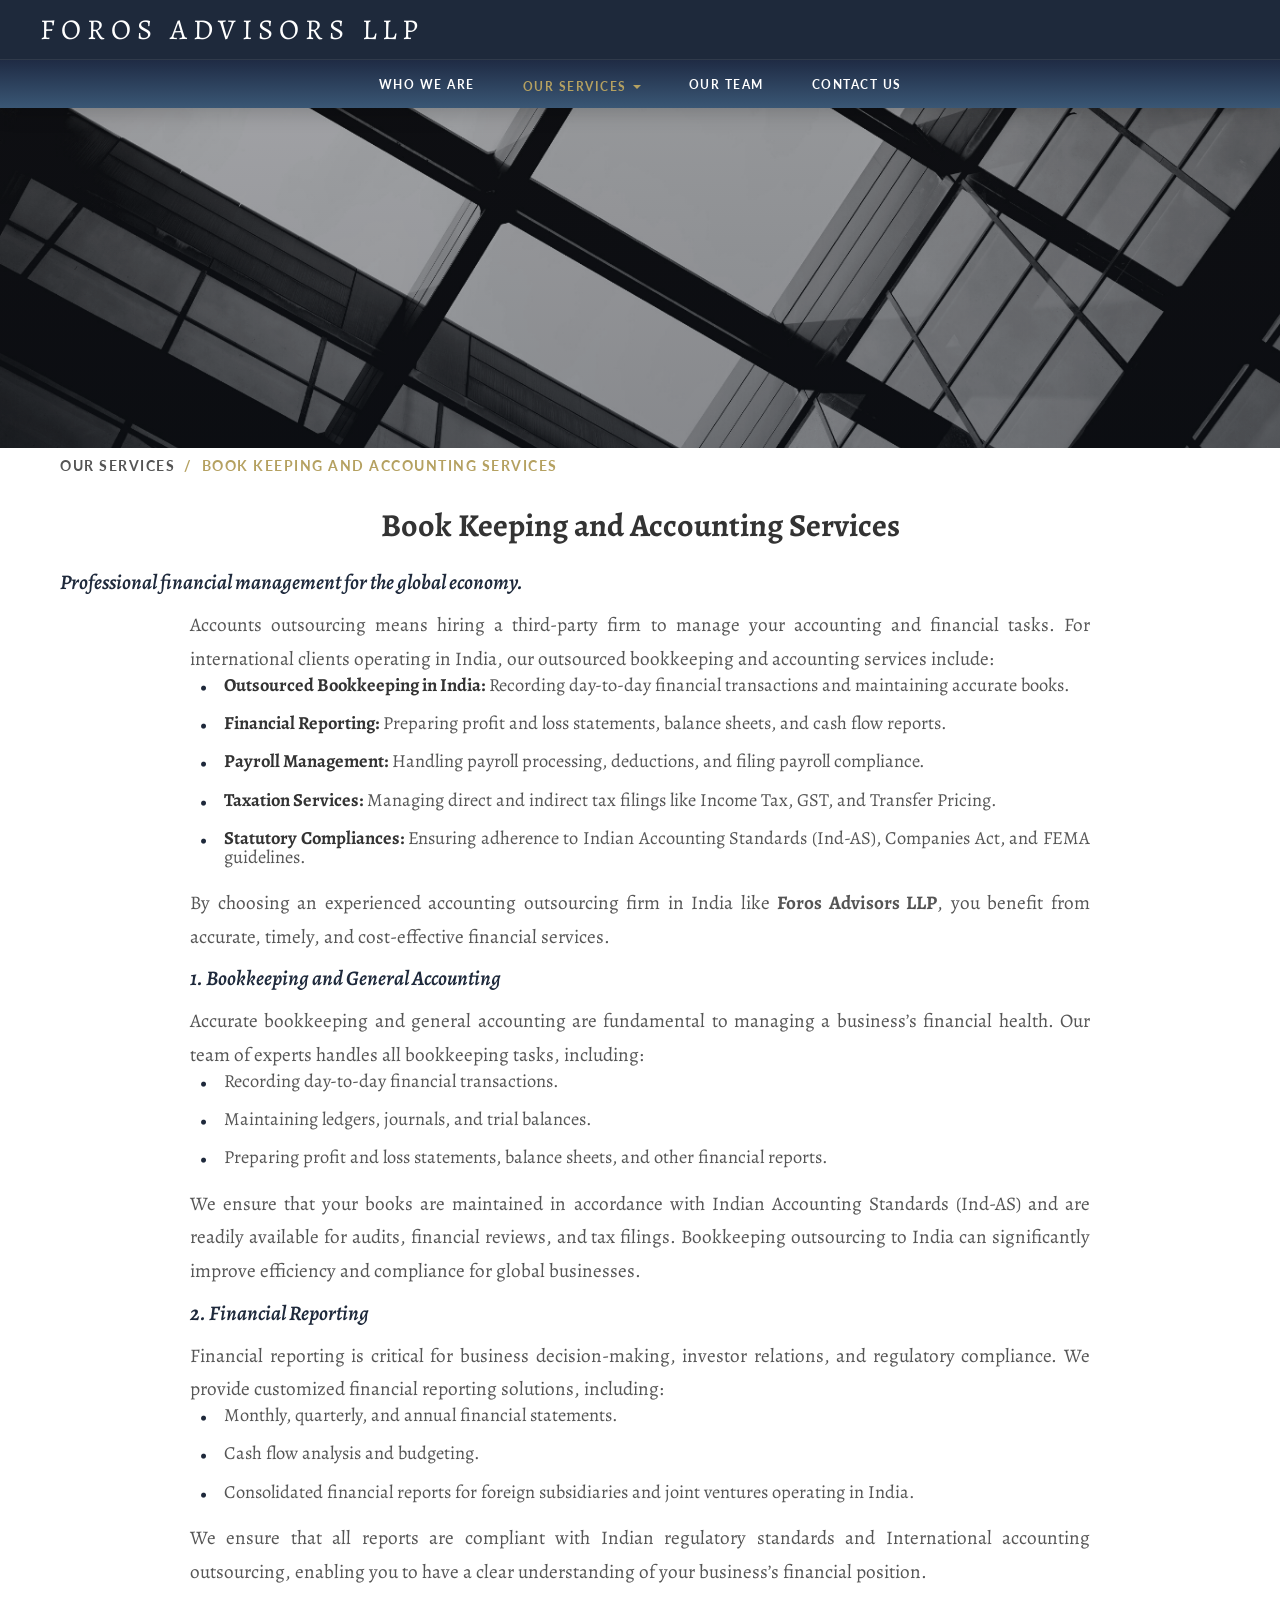
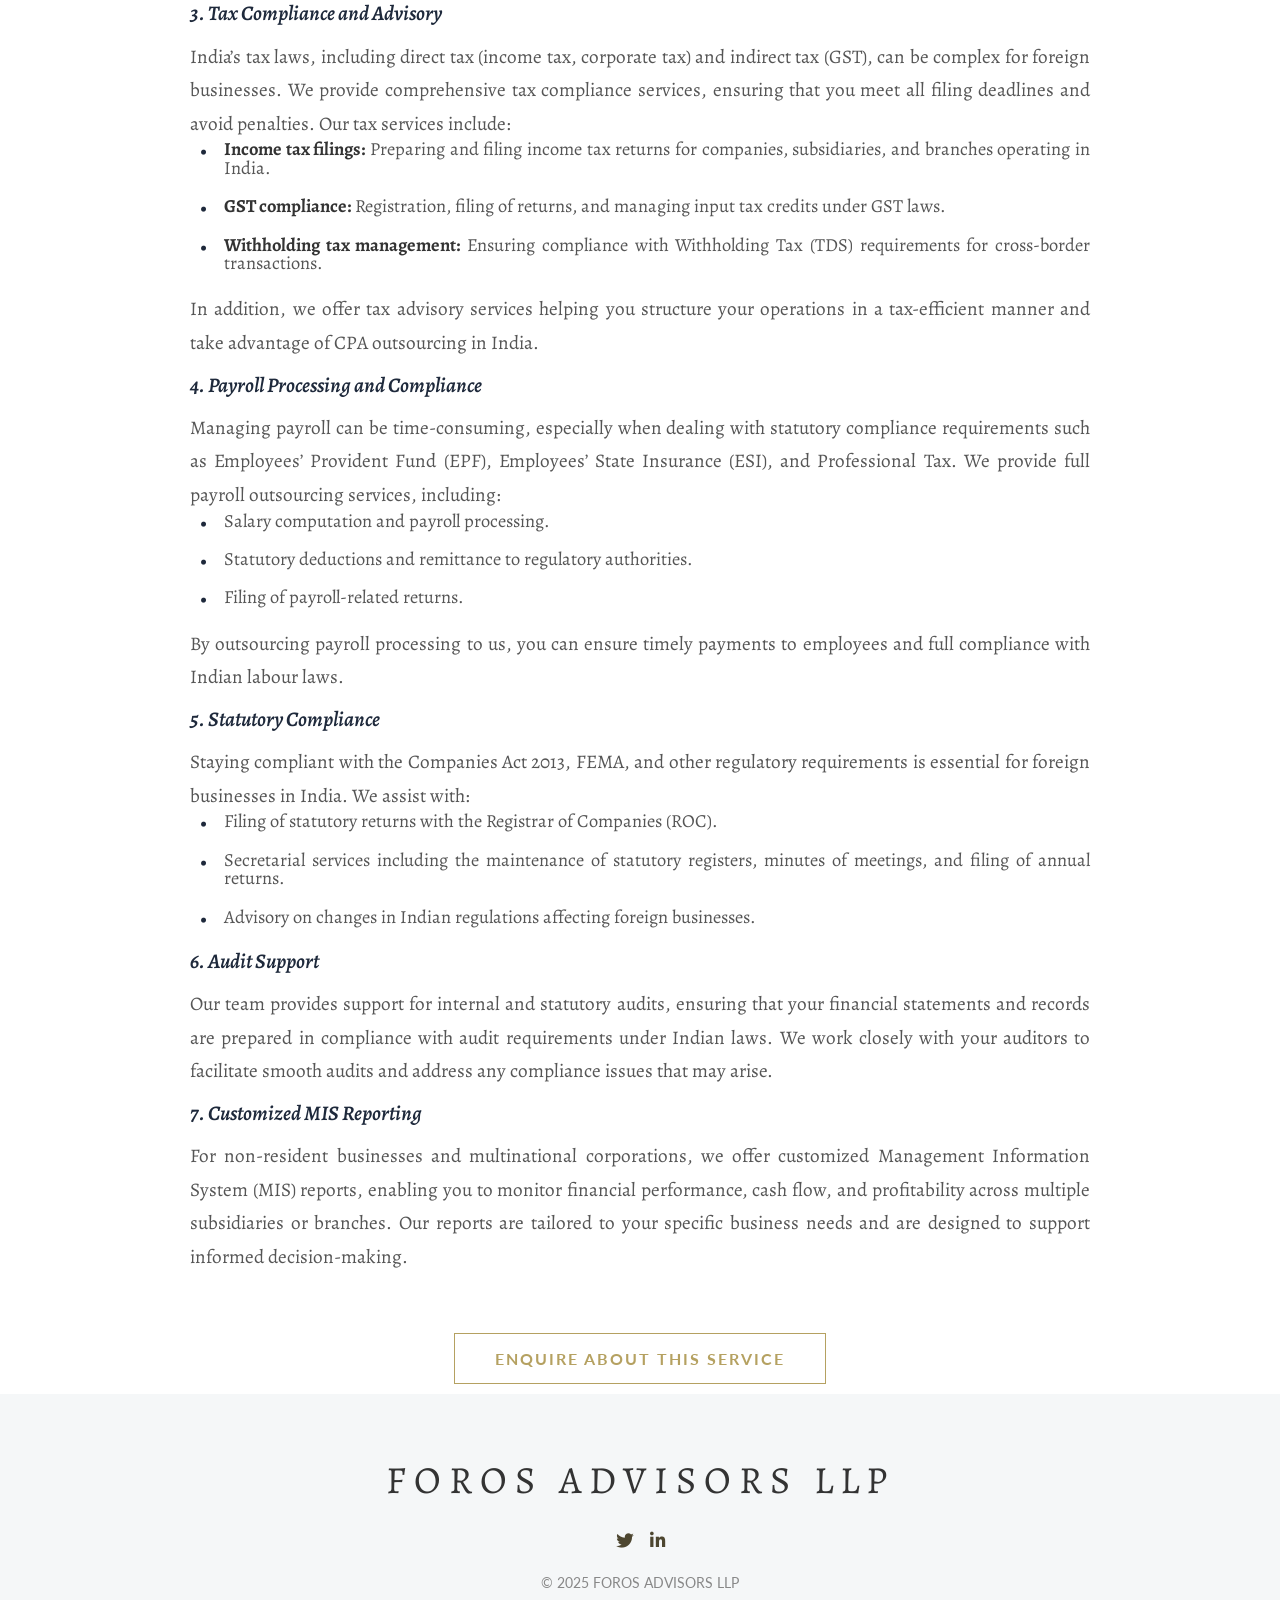
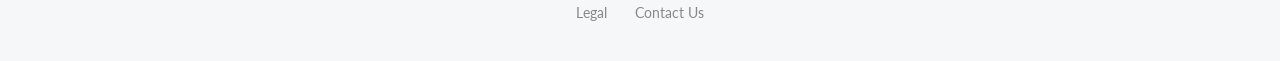
<file: book-keeping-accounting.html>
<!DOCTYPE html>
<html lang="en">

<head>
    <meta charset="UTF-8">
    <meta name="viewport" content="width=device-width, initial-scale=1.0">
    <meta name="description"
        content="Book keeping and Accounting Services - Foros Advisors LLP provides professional financial management for multinational companies and businesses in India.">
    <title>Book keeping and Accounting Services | Foros Advisors LLP</title>
    <link rel="preconnect" href="https://fonts.googleapis.com">
    <link rel="preconnect" href="https://fonts.gstatic.com" crossorigin>
    <link
        href="https://fonts.googleapis.com/css2?family=Alegreya:ital,wght@0,400;0,500;0,600;0,700;1,400;1,500&family=Lato:wght@300;400;700;900&display=swap"
        rel="stylesheet">
    <link rel="stylesheet" href="https://cdnjs.cloudflare.com/ajax/libs/font-awesome/6.5.1/css/all.min.css">
    <link rel="stylesheet" href="styles.css">
</head>

<body>

    <!-- Subpage Navigation -->
    <nav class="subnav" id="subnav">
        <div class="subnav__primary">
            <a href="index.html" class="subnav__logo">FOROS ADVISORS LLP</a>
            <!-- <div class="subnav__search" id="subnav-search">
                <i class="fas fa-search"></i>
                <span>SEARCH</span>
            </div> -->
            <button class="header__hamburger" id="hamburger-btn" aria-label="Toggle menu">
                <span></span>
                <span></span>
                <span></span>
            </button>
        </div>
        <div class="subnav__secondary-wrap">
            <div class="subnav__secondary">
                <a href="who-we-are.html" class="subnav__sec-link">Who we are</a>
                <div class="subnav__dropdown-wrap">
                    <a href="our-services.html" class="subnav__sec-link active subnav__sec-link--dropdown">Our
                        Services</a>
                    <div class="subnav__dropdown-menu">
                        <a href="book-keeping-accounting.html" class="subnav__dropdown-item active">Book-keeping &
                            Accounting</a>
                        <a href="fema-rbi-compliance.html" class="subnav__dropdown-item">FEMA & RBI Compliance</a>
                        <a href="gst-compliance-advisory.html" class="subnav__dropdown-item">GST Compliance &
                            Advisors</a>
                        <a href="nri-taxation.html" class="subnav__dropdown-item">NRI Taxation</a>
                    </div>
                </div>
                <a href="our-team.html" class="subnav__sec-link">Our Team</a>
                <a href="contact-us.html" class="subnav__sec-link">Contact us</a>
            </div>
        </div>
    </nav>

    <!-- Mobile Nav Overlay -->
    <nav class="mobile-nav" id="mobile-nav">
        <div class="mobile-nav__inner">
            <a href="index.html" class="mobile-nav__link">Home</a>
            <a href="who-we-are.html" class="mobile-nav__link">Who we are</a>
            <a href="our-services.html" class="mobile-nav__link active">Our Services</a>
            <a href="book-keeping-accounting.html" class="mobile-nav__link mobile-nav__link--sub active">Book-keeping &
                Accounting</a>
            <a href="fema-rbi-compliance.html" class="mobile-nav__link mobile-nav__link--sub">FEMA & RBI Compliance</a>
            <a href="gst-compliance-advisory.html" class="mobile-nav__link mobile-nav__link--sub">GST Compliance &
                Advisors</a>
            <a href="nri-taxation.html" class="mobile-nav__link mobile-nav__link--sub">NRI Taxation</a>
            <a href="our-team.html" class="mobile-nav__link">Our Team</a>
            <a href="contact-us.html" class="mobile-nav__link">Contact us</a>
            <a href="legal.html" class="mobile-nav__link">Legal</a>
        </div>
    </nav>

    <!-- Banner -->
    <section class="banner">
        <img src="images/banner-who-we-are.png" alt="Accounting and Financial Management" class="banner__img">
        <div class="banner__overlay"></div>
    </section>

    <!-- Main Content -->
    <main>
        <section class="section animate-on-scroll">
            <div class="breadcrumb">
                <a href="our-services.html">Our Services</a> &nbsp;/&nbsp; Book Keeping and Accounting Services
            </div>
            <h1 class="section__heading section__heading--small"><b>Book Keeping and Accounting Services</b></h1>
            <p class="section__subheading">Professional financial management for the global economy.</p>

            <div class="section__text" style="max-width: 900px; margin: 0 auto;">

                <p>
                    Accounts outsourcing means hiring a third-party firm to manage your accounting and financial tasks.
                    For international clients operating in India, our outsourced bookkeeping and accounting services
                    include:
                </p>

                <ul class="section__list">
                    <li><strong>Outsourced Bookkeeping in India:</strong> Recording day-to-day financial transactions
                        and maintaining accurate books.</li>

                    <li><strong>Financial Reporting:</strong> Preparing profit and loss statements, balance sheets, and
                        cash flow reports.</li>

                    <li><strong>Payroll Management:</strong> Handling payroll processing, deductions, and filing payroll
                        compliance.</li>

                    <li><strong>Taxation Services:</strong> Managing direct and indirect tax filings like Income Tax,
                        GST, and Transfer Pricing.</li>

                    <li><strong>Statutory Compliances:</strong> Ensuring adherence to Indian Accounting Standards
                        (Ind-AS), Companies Act, and FEMA guidelines.</li>
                </ul>

                <p>
                    By choosing an experienced accounting outsourcing firm in India like <strong>Foros Advisors
                        LLP</strong>,
                    you benefit from accurate, timely, and cost-effective financial services.
                </p>

                <p class="section__subheading">1. Bookkeeping and General Accounting</p>
                <p>Accurate bookkeeping and general accounting are fundamental to managing a business’s financial
                    health. Our team of experts handles all bookkeeping tasks, including:

                <ul class="section__list">
                    <li>Recording day-to-day financial transactions.</li>
                    <li>Maintaining ledgers, journals, and trial balances.</li>
                    <li>Preparing profit and loss statements, balance sheets, and other financial reports.</li>
                </ul>
                <p>
                    We ensure that your books are maintained in accordance with Indian Accounting Standards (Ind-AS) and
                    are readily available for audits, financial reviews, and tax filings. Bookkeeping outsourcing to
                    India can significantly improve efficiency and compliance for global businesses.</p>
                <p class="section__subheading">2. Financial Reporting</p>
                <p>Financial reporting is critical for business decision-making, investor relations, and regulatory
                    compliance. We provide customized financial reporting solutions, including:

                <ul class="section__list">
                    <li>Monthly, quarterly, and annual financial statements.</li>
                    <li>Cash flow analysis and budgeting.</li>
                    <li>Consolidated financial reports for foreign subsidiaries and joint ventures operating in India.</li>
                </ul>
                <p>We ensure that all reports are compliant with Indian regulatory standards and International
                    accounting outsourcing, enabling you to have a clear understanding of your business’s financial
                    position.</p>
                <p class="section__subheading">3. Tax Compliance and Advisory</p>
                <p>India’s tax laws, including direct tax (income tax, corporate tax) and indirect tax (GST), can be
                    complex for foreign businesses. We provide comprehensive tax compliance services, ensuring that you
                    meet all filing deadlines and avoid penalties. Our tax services include:

                <ul class="section__list">
                    <li><strong>Income tax filings:</strong> Preparing and filing income tax returns for companies, subsidiaries, and
                        branches operating in India.</li>
                    <li><strong>GST compliance:</strong> Registration, filing of returns, and managing input tax credits under GST laws.</li>
                    <li><strong>Withholding tax management:</strong> Ensuring compliance with Withholding Tax (TDS) requirements for
                        cross-border transactions.</li>
                </ul>
                <p>In addition, we offer tax advisory services helping you structure your operations in a tax-efficient
                    manner and take advantage of CPA outsourcing in India.</p>
                <p class="section__subheading">4. Payroll Processing and Compliance</p>
                <p>Managing payroll can be time-consuming, especially when dealing with statutory compliance
                    requirements such as Employees’ Provident Fund (EPF), Employees’ State Insurance (ESI), and
                    Professional Tax. We provide full payroll outsourcing services, including:

                <ul class="section__list">
                    <li>Salary computation and payroll processing.</li>
                    <li>Statutory deductions and remittance to regulatory authorities.</li>
                    <li>Filing of payroll-related returns.</li>
                </ul>
                <p>By outsourcing payroll processing to us, you can ensure timely payments to employees and full
                    compliance with Indian labour laws.</p>
                <p class="section__subheading">5. Statutory Compliance</p>
                <p>Staying compliant with the Companies Act 2013, FEMA, and other regulatory requirements is essential
                    for foreign businesses in India. We assist with:

                <ul class="section__list">
                    <li>Filing of statutory returns with the Registrar of Companies (ROC).</li>
                    <li>Secretarial services including the maintenance of statutory registers, minutes of meetings, and
                        filing of annual returns.</li>
                    <li>Advisory on changes in Indian regulations affecting foreign businesses.</li>
                </ul>
                <p class="section__subheading">6. Audit Support</p>
                <p>Our team provides support for internal and statutory audits, ensuring that your financial statements
                    and records are prepared in compliance with audit requirements under Indian laws. We work closely
                    with your auditors to facilitate smooth audits and address any compliance issues that may arise.</p>
                <p class="section__subheading">7. Customized MIS Reporting</p>
                <p>For non-resident businesses and multinational corporations, we offer customized Management
                    Information System (MIS) reports, enabling you to monitor financial performance, cash flow, and
                    profitability across multiple subsidiaries or branches. Our reports are tailored to your specific
                    business needs and are designed to support informed decision-making.</p>


            </div>

            <div style="text-align: center; margin-top: 40px;">
                <a href="contact-us.html" class="btn btn--gold">Enquire About This Service</a>
            </div>
        </section>
    </main>

    <!-- Footer -->
    <footer class="footer" id="footer">
        <div class="footer__inner">
            <div class="footer__logo">FOROS ADVISORS LLP</div>
            <div class="footer__social">
                <a href="#" class="footer__social-link" aria-label="Twitter"><i class="fab fa-twitter"></i></a>
                <a href="#" class="footer__social-link" aria-label="LinkedIn"><i class="fab fa-linkedin-in"></i></a>
            </div>
            <div class="footer__copyright">&copy; 2025 FOROS ADVISORS LLP</div>
            <div class="footer__links">
                <a href="legal.html">Legal</a>
                <!-- <a href="join-foros.html" style="display: inline-block; margin-right: 15px;">Join FOROS ADVISORS LLP</a> -->
                <a href="contact-us.html">Contact Us</a>
            </div>
        </div>
    </footer>

    <script src="script.js"></script>
</body>

</html>
</file>
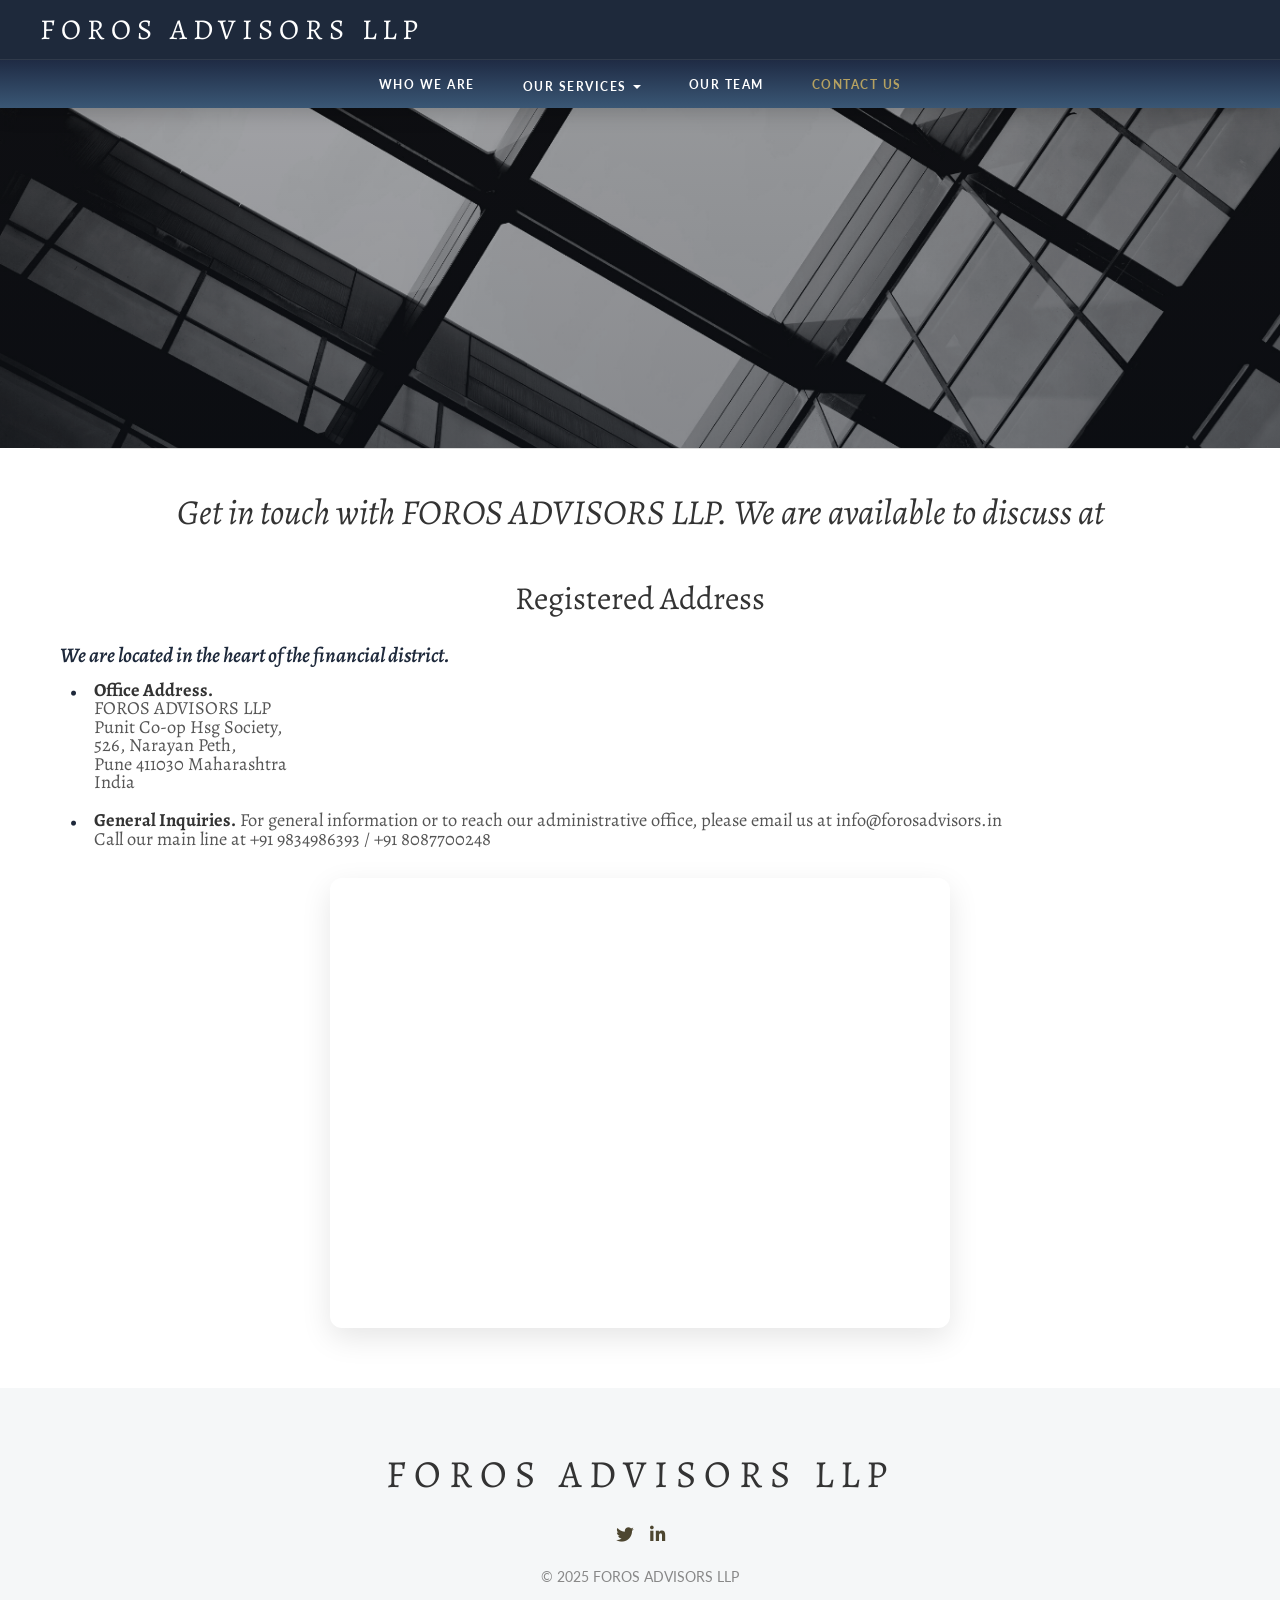
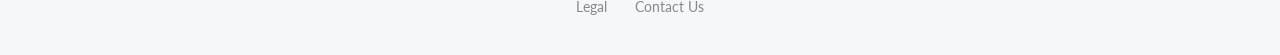
<file: contact-us.html>
<!DOCTYPE html>
<html lang="en">

<head>
    <meta charset="UTF-8">
    <meta name="viewport" content="width=device-width, initial-scale=1.0">
    <meta name="description"
        content="Contact Us - Get in touch with FOROS ADVISORS LLP for your strategic and M&A advisory needs.">
    <title>Contact Us | FOROS ADVISORS LLP</title>
    <link rel="preconnect" href="https://fonts.googleapis.com">
    <link rel="preconnect" href="https://fonts.gstatic.com" crossorigin>
    <link
        href="https://fonts.googleapis.com/css2?family=Alegreya:ital,wght@0,400;0,500;0,600;0,700;1,400;1,500&family=Lato:wght@300;400;700;900&display=swap"
        rel="stylesheet">
    <link rel="stylesheet" href="https://cdnjs.cloudflare.com/ajax/libs/font-awesome/6.5.1/css/all.min.css">
    <link rel="stylesheet" href="styles.css">
</head>

<body>

    <!-- Subpage Navigation -->
    <nav class="subnav" id="subnav">
        <div class="subnav__primary">
            <a href="index.html" class="subnav__logo">FOROS ADVISORS LLP</a>
            <!-- <div class="subnav__search" id="subnav-search">
                <i class="fas fa-search"></i>
                <span>SEARCH</span>
            </div> -->
            <button class="header__hamburger" id="hamburger-btn" aria-label="Toggle menu">
                <span></span>
                <span></span>
                <span></span>
            </button>
        </div>
        <div class="subnav__secondary-wrap">
            <div class="subnav__secondary">
                <a href="who-we-are.html" class="subnav__sec-link">Who we are</a>
                <div class="subnav__dropdown-wrap">
                    <a href="our-services.html" class="subnav__sec-link subnav__sec-link--dropdown">Our Services</a>
                    <div class="subnav__dropdown-menu">
                        <a href="book-keeping-accounting.html" class="subnav__dropdown-item">Book-keeping &
                            Accounting</a>
                        <a href="fema-rbi-compliance.html" class="subnav__dropdown-item">FEMA & RBI Compliance</a>
                        <a href="gst-compliance-advisory.html" class="subnav__dropdown-item">GST Compliance &
                            Advisors</a>
                        <a href="nri-taxation.html" class="subnav__dropdown-item">NRI Taxation</a>
                    </div>
                </div>
                <a href="our-team.html" class="subnav__sec-link">Our Team</a>
                <a href="contact-us.html" class="subnav__sec-link active">Contact us</a>
            </div>
        </div>
    </nav>

    <!-- Mobile Nav Overlay -->
    <nav class="mobile-nav" id="mobile-nav">
        <div class="mobile-nav__inner">
            <a href="index.html" class="mobile-nav__link">Home</a>
            <a href="who-we-are.html" class="mobile-nav__link">Who we are</a>
            <a href="our-services.html" class="mobile-nav__link">Our Services</a>
            <a href="book-keeping-accounting.html" class="mobile-nav__link mobile-nav__link--sub">Book-keeping &
                Accounting</a>
            <a href="fema-rbi-compliance.html" class="mobile-nav__link mobile-nav__link--sub">FEMA & RBI Compliance</a>
            <a href="gst-compliance-advisory.html" class="mobile-nav__link mobile-nav__link--sub">GST Compliance &
                Advisors</a>
            <a href="nri-taxation.html" class="mobile-nav__link mobile-nav__link--sub">NRI Taxation</a>
            <a href="our-team.html" class="mobile-nav__link">Our Team</a>
            <a href="contact-us.html" class="mobile-nav__link active">Contact us</a>
            <a href="legal.html" class="mobile-nav__link">Legal</a>
        </div>
    </nav>

    <!-- Search Overlay -->
    <div class="search-overlay" id="search-overlay">
        <div class="search-overlay__inner">
            <button class="search-overlay__close" id="search-close" aria-label="Close search">
                <i class="fas fa-times"></i>
            </button>
            <div class="search-overlay__form">
                <input type="text" class="search-overlay__input" placeholder="Search..." id="search-input"
                    autocomplete="off">
                <button class="search-overlay__btn" aria-label="Search">
                    <i class="fas fa-search"></i>
                </button>
            </div>
        </div>
    </div>

    <!-- Banner -->
    <section class="banner">
        <img src="images/banner-who-we-are.png" alt="Classical architecture with modern skyscrapers"
            class="banner__img">
        <div class="banner__overlay"></div>
    </section>

    <!-- Main Content -->
    <main>
        <!-- Intro Section -->
        <section class="section section--intro animate-on-scroll">
            <h1 class="section__heading section__heading--italic">
                Get in touch with FOROS ADVISORS LLP. We are available to discuss at
            </h1>
        </section>

        <!-- Stats Circles -->
        <!-- <section class="stats">
            <div class="stat animate-on-scroll">
                <div class="stat__circle">
                    <div class="stat__number" data-count="88">0</div>
                    <div class="stat__label">Clients Advised<br>Since 2009</div>
                </div>
            </div>
            <div class="stat animate-on-scroll">
                <div class="stat__circle">
                    <div class="stat__number" data-count="104">0</div>
                    <div class="stat__label">Transactions<br>Since 2009</div>
                </div>
            </div>
            <div class="stat animate-on-scroll">
                <div class="stat__circle">
                    <div class="stat__number" data-count="78" data-prefix="$" data-suffix="bn">0</div>
                    <div class="stat__label">Deal Volume<br>Since 2009</div>
                </div>
            </div>
        </section> -->

        <!-- Contact Details Section -->
        <section class="section animate-on-scroll">
            <h2 class="section__heading section__heading--small">Registered Address</h2>
            <p class="section__subheading">We are located in the heart of the financial district.</p>

            <ul class="section__list">
                <li>
                    <strong>Office Address.</strong> <br>FOROS ADVISORS LLP<br>
                    Punit Co-op Hsg Society,<br> 526, Narayan Peth,
                    <br>Pune 411030 Maharashtra
                    <br>India
                </li>
                <li>
                    <strong>General Inquiries.</strong> For general information or to reach our administrative office,
                    please email us at info@forosadvisors.in
                    <br>Call our main line at +91 9834986393 / +91 8087700248
                </li>

            </ul>
        </section>

        <!-- Map Section -->
        <section class="map-container animate-on-scroll">
            <iframe class="map-iframe" 
                src="https://www.google.com/maps?q=18.515367,73.848030&z=17&output=embed"
                loading="lazy" 
                referrerpolicy="no-referrer-when-downgrade">
            </iframe>
        </section>

        <!-- Location Section -->
        <!-- <section class="clients animate-on-scroll">
            <h2 class="clients__heading">Global Reach</h2>
            <p class="clients__subheading">While based in New York, we advise clients and execute transactions
                worldwide.</p>
            <div class="clients__grid">
                <div class="clients__logo">New York</div>
                <div class="clients__logo">London</div>
                <div class="clients__logo">San Francisco</div>
                <div class="clients__logo">Paris</div>
                <div class="clients__logo">Tokyo</div>
                <div class="clients__logo">Frankfurt</div>
            </div>
        </section> -->
    </main>

    <!-- Footer -->
    <footer class="footer" id="footer">
        <div class="footer__inner">
            <div class="footer__logo">FOROS ADVISORS LLP</div>
            <div class="footer__social">
                <a href="#" class="footer__social-link" aria-label="Twitter"><i class="fab fa-twitter"></i></a>
                <a href="#" class="footer__social-link" aria-label="LinkedIn"><i class="fab fa-linkedin-in"></i></a>
            </div>
            <div class="footer__copyright">&copy; 2025 FOROS ADVISORS LLP</div>
            <div class="footer__links">
                <a href="legal.html">Legal</a>
                <!-- <a href="join-foros.html" style="display: inline-block; margin-right: 15px;">Join FOROS ADVISORS LLP</a> -->
                <a href="contact-us.html">Contact Us</a>
            </div>
        </div>
    </footer>

    <script src="script.js"></script>
</body>

</html>
</file>
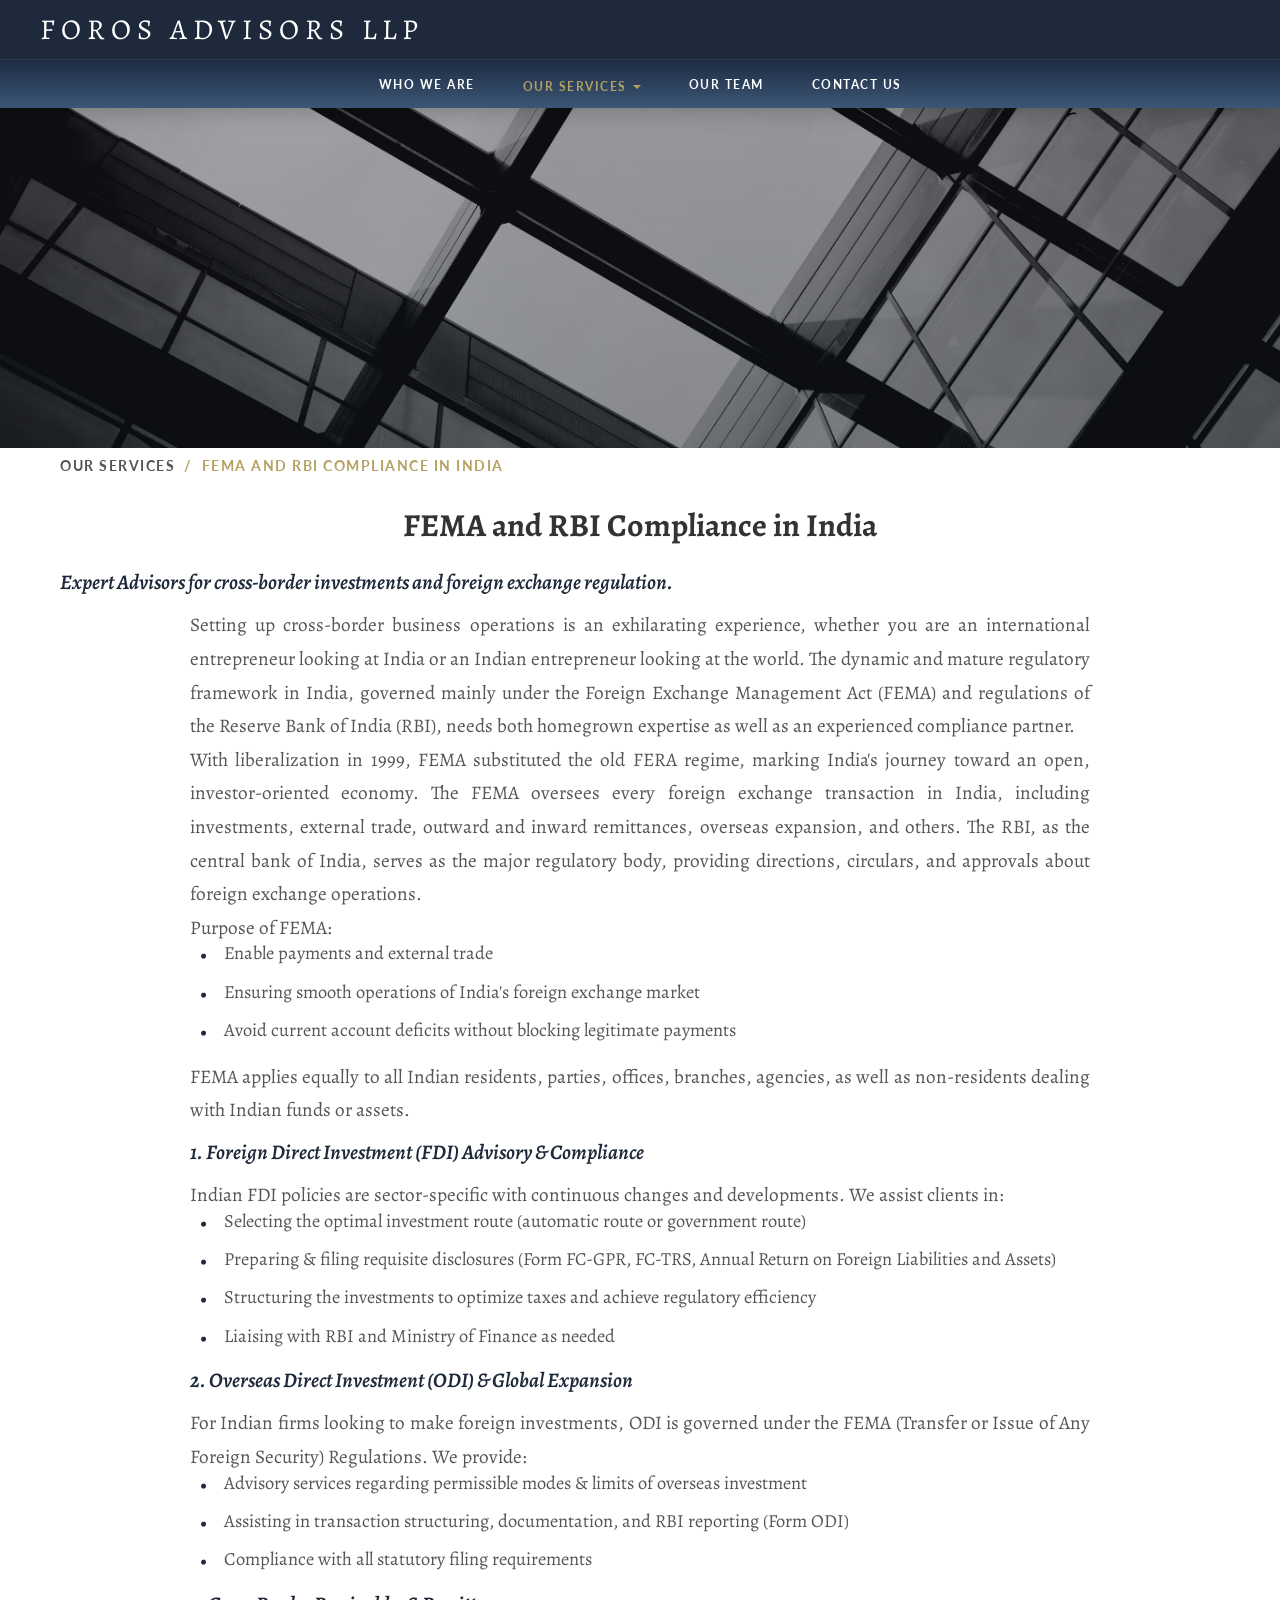
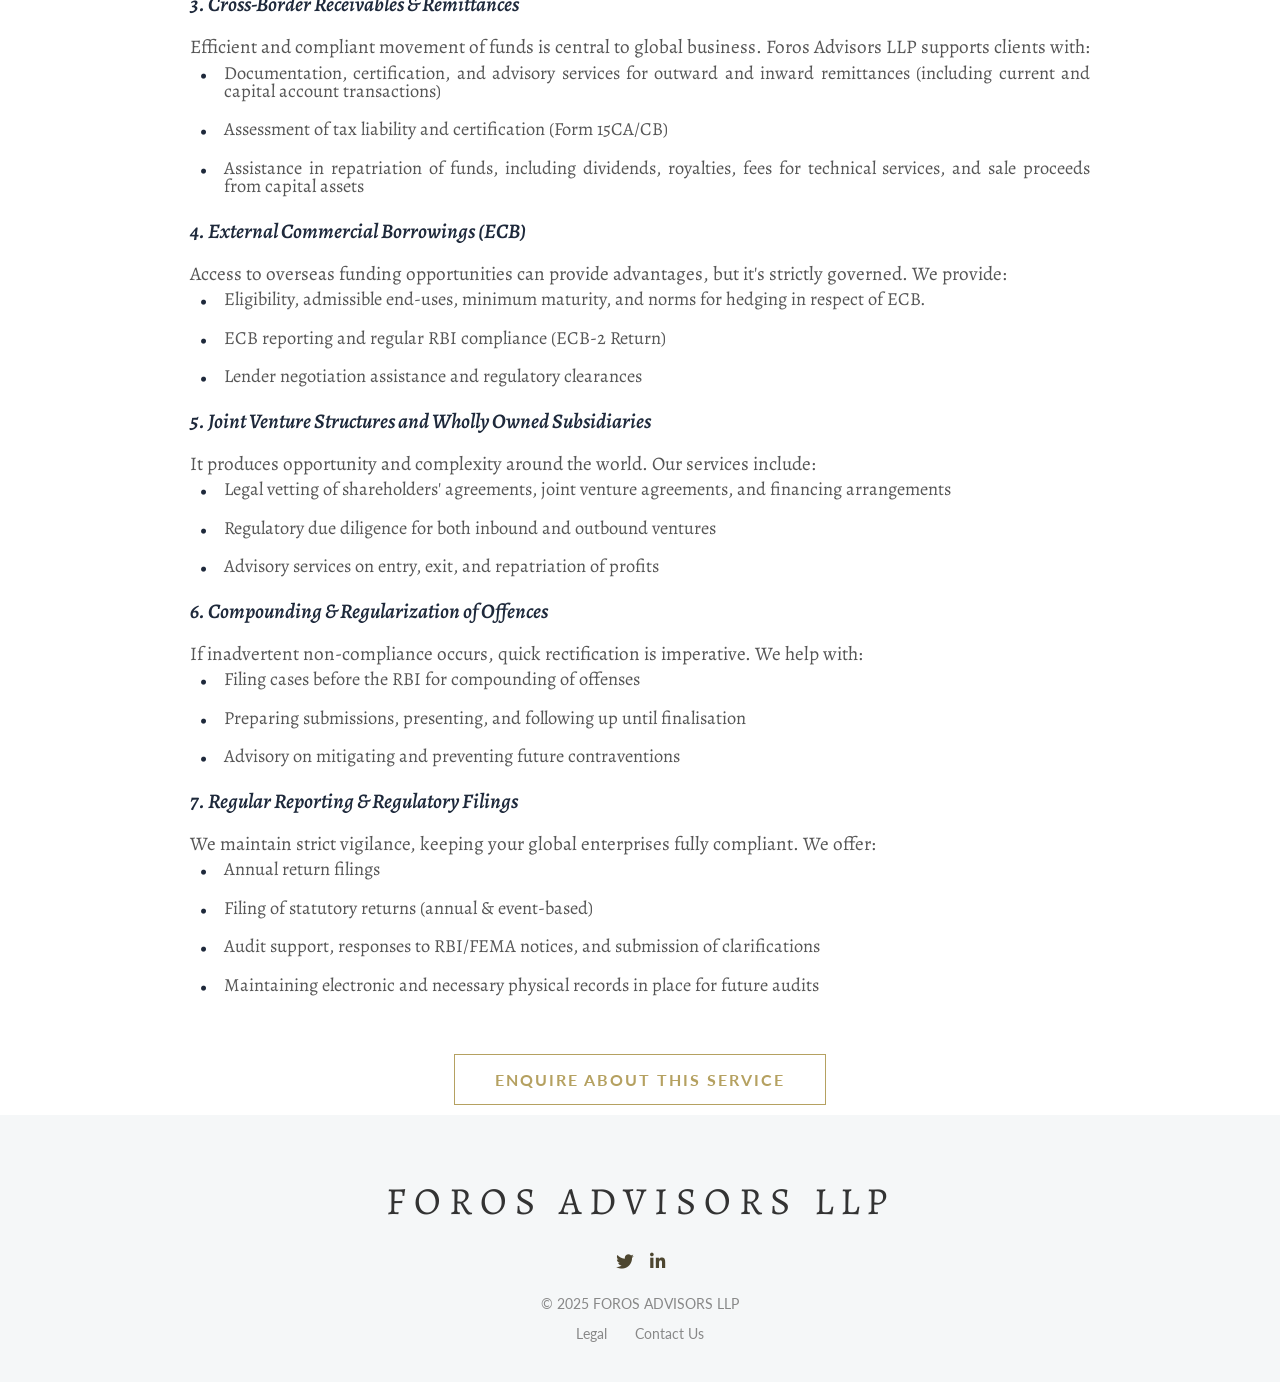
<file: fema-rbi-compliance.html>
<!DOCTYPE html>
<html lang="en">

<head>
    <meta charset="UTF-8">
    <meta name="viewport" content="width=device-width, initial-scale=1.0">
    <meta name="description"
        content="FEMA and RBI Compliance in India - Foros Advisors LLP provides expert guidance for cross-border investments and foreign exchange regulation in India.">
    <title>FEMA and RBI Compliance in India | Foros Advisors LLP</title>
    <link rel="preconnect" href="https://fonts.googleapis.com">
    <link rel="preconnect" href="https://fonts.gstatic.com" crossorigin>
    <link
        href="https://fonts.googleapis.com/css2?family=Alegreya:ital,wght@0,400;0,500;0,600;0,700;1,400;1,500&family=Lato:wght@300;400;700;900&display=swap"
        rel="stylesheet">
    <link rel="stylesheet" href="https://cdnjs.cloudflare.com/ajax/libs/font-awesome/6.5.1/css/all.min.css">
    <link rel="stylesheet" href="styles.css">
</head>

<body>

    <!-- Subpage Navigation -->
    <nav class="subnav" id="subnav">
        <div class="subnav__primary">
            <a href="index.html" class="subnav__logo">FOROS ADVISORS LLP</a>
            <!-- <div class="subnav__search" id="subnav-search">
                <i class="fas fa-search"></i>
                <span>SEARCH</span>
            </div> -->
            <button class="header__hamburger" id="hamburger-btn" aria-label="Toggle menu">
                <span></span>
                <span></span>
                <span></span>
            </button>
        </div>
        <div class="subnav__secondary-wrap">
            <div class="subnav__secondary">
                <a href="who-we-are.html" class="subnav__sec-link">Who we are</a>
                <div class="subnav__dropdown-wrap">
                    <a href="our-services.html" class="subnav__sec-link active subnav__sec-link--dropdown">Our
                        Services</a>
                    <div class="subnav__dropdown-menu">
                        <a href="book-keeping-accounting.html" class="subnav__dropdown-item">Book-keeping &
                            Accounting</a>
                        <a href="fema-rbi-compliance.html" class="subnav__dropdown-item active">FEMA & RBI
                            Compliance</a>
                        <a href="gst-compliance-advisory.html" class="subnav__dropdown-item">GST Compliance &
                            Advisors</a>
                        <a href="nri-taxation.html" class="subnav__dropdown-item">NRI Taxation</a>
                    </div>
                </div>
                <a href="our-team.html" class="subnav__sec-link">Our Team</a>
                <a href="contact-us.html" class="subnav__sec-link">Contact us</a>
            </div>
        </div>
    </nav>

    <!-- Mobile Nav Overlay -->
    <nav class="mobile-nav" id="mobile-nav">
        <div class="mobile-nav__inner">
            <a href="index.html" class="mobile-nav__link">Home</a>
            <a href="who-we-are.html" class="mobile-nav__link">Who we are</a>
            <a href="our-services.html" class="mobile-nav__link active">Our Services</a>
            <a href="book-keeping-accounting.html" class="mobile-nav__link mobile-nav__link--sub">Book-keeping &
                Accounting</a>
            <a href="fema-rbi-compliance.html" class="mobile-nav__link mobile-nav__link--sub active">FEMA & RBI
                Compliance</a>
            <a href="gst-compliance-advisory.html" class="mobile-nav__link mobile-nav__link--sub">GST Compliance &
                Advisors</a>
            <a href="nri-taxation.html" class="mobile-nav__link mobile-nav__link--sub">NRI Taxation</a>
            <a href="our-team.html" class="mobile-nav__link">Our Team</a>
            <a href="contact-us.html" class="mobile-nav__link">Contact us</a>
            <a href="legal.html" class="mobile-nav__link">Legal</a>
        </div>
    </nav>

    <!-- Banner -->
    <section class="banner">
        <img src="images/banner-who-we-are.png" alt="Accounting and Financial Management" class="banner__img">
        <div class="banner__overlay"></div>
    </section>

    <!-- Main Content -->
    <main>
        <section class="section animate-on-scroll">
            <div class="breadcrumb">
                <a href="our-services.html">Our Services</a> &nbsp;/&nbsp; FEMA and RBI Compliance in India
            </div>
            <h1 class="section__heading section__heading--small"><b>FEMA and RBI Compliance in India</b></h1>
            <p class="section__subheading">Expert Advisors for cross-border investments and foreign exchange regulation.
            </p>

            <div class="section__text" style="max-width: 900px; margin: 0 auto;">

                <p>
                    Setting up cross-border business operations is an exhilarating experience, whether you are an
                    international entrepreneur looking at India or an Indian entrepreneur looking at the world. The
                    dynamic and mature regulatory framework in India, governed mainly under the Foreign Exchange
                    Management Act (FEMA) and regulations of the Reserve Bank of India (RBI), needs both homegrown
                    expertise as well as an experienced compliance partner.
                </p>

                <p>With liberalization in 1999, FEMA substituted the old FERA regime, marking India's journey toward an
                    open, investor-oriented economy. The FEMA oversees every foreign exchange transaction in India,
                    including investments, external trade, outward and inward remittances, overseas expansion, and
                    others. The RBI, as the central bank of India, serves as the major regulatory body, providing
                    directions, circulars, and approvals about foreign exchange operations.</p>
                <p>Purpose of FEMA:</p>
                <ul class="section__list">
                    <li>Enable payments and external trade</li>
                    <li>Ensuring smooth operations of India's foreign exchange market</li>
                    <li>Avoid current account deficits without blocking legitimate payments</li>
                </ul>
                <p>FEMA applies equally to all Indian residents, parties, offices, branches, agencies, as well as
                    non-residents dealing with Indian funds or assets.</p>

                <p class="section__subheading">1. Foreign Direct Investment (FDI) Advisory & Compliance</p>
                <p>Indian FDI policies are sector-specific with continuous changes and developments. We assist clients in:</p>
                <ul class="section__list">
                    <li>Selecting the optimal investment route (automatic route or government route)</li>
                    <li>Preparing & filing requisite disclosures (Form FC-GPR, FC-TRS, Annual Return on Foreign Liabilities and Assets)</li>
                    <li>Structuring the investments to optimize taxes and achieve regulatory efficiency</li>
                    <li>Liaising with RBI and Ministry of Finance as needed</li>
                </ul>

                <p class="section__subheading">2. Overseas Direct Investment (ODI) & Global Expansion</p>
                <p>For Indian firms looking to make foreign investments, ODI is governed under the FEMA (Transfer or Issue of Any Foreign Security) Regulations. We provide:</p>
                <ul class="section__list">
                    <li>Advisory services regarding permissible modes & limits of overseas investment</li>
                    <li>Assisting in transaction structuring, documentation, and RBI reporting (Form ODI)</li>
                    <li>Compliance with all statutory filing requirements</li>
                </ul>

                <p class="section__subheading">3. Cross-Border Receivables & Remittances</p>
                <p>Efficient and compliant movement of funds is central to global business. Foros Advisors LLP supports clients with:</p>
                <ul class="section__list">
                    <li>Documentation, certification, and advisory services for outward and inward remittances (including current and capital account transactions)</li>
                    <li>Assessment of tax liability and certification (Form 15CA/CB)</li>
                    <li>Assistance in repatriation of funds, including dividends, royalties, fees for technical services, and sale proceeds from capital assets</li>
                </ul>

                <p class="section__subheading">4. External Commercial Borrowings (ECB)</p>
                <p>Access to overseas funding opportunities can provide advantages, but it's strictly governed. We provide:</p>
                <ul class="section__list">
                    <li>Eligibility, admissible end-uses, minimum maturity, and norms for hedging in respect of ECB.</li>
                    <li>ECB reporting and regular RBI compliance (ECB-2 Return)</li>
                    <li>Lender negotiation assistance and regulatory clearances</li>
                </ul>

                <p class="section__subheading">5. Joint Venture Structures and Wholly Owned Subsidiaries</p>
                <p>It produces opportunity and complexity around the world. Our services include:</p>
                <ul class="section__list">
                    <li>Legal vetting of shareholders' agreements, joint venture agreements, and financing arrangements</li>
                    <li>Regulatory due diligence for both inbound and outbound ventures</li>
                    <li>Advisory services on entry, exit, and repatriation of profits</li>
                </ul>

                <p class="section__subheading">6. Compounding & Regularization of Offences</p>
                <p>If inadvertent non-compliance occurs, quick rectification is imperative. We help with:</p>
                <ul class="section__list">
                    <li>Filing cases before the RBI for compounding of offenses</li>
                    <li>Preparing submissions, presenting, and following up until finalisation</li>
                    <li>Advisory on mitigating and preventing future contraventions</li>
                </ul>

                <p class="section__subheading">7. Regular Reporting & Regulatory Filings</p>
                <p>We maintain strict vigilance, keeping your global enterprises fully compliant. We offer:</p>
                <ul class="section__list">
                    <li>Annual return filings</li>
                    <li>Filing of statutory returns (annual & event-based)</li>
                    <li>Audit support, responses to RBI/FEMA notices, and submission of clarifications</li>
                    <li>Maintaining electronic and necessary physical records in place for future audits</li>
                </ul>


            </div>

            <div style="text-align: center; margin-top: 40px;">
                <a href="contact-us.html" class="btn btn--gold">Enquire About This Service</a>
            </div>
        </section>
    </main>

    <!-- Footer -->
    <footer class="footer" id="footer">
        <div class="footer__inner">
            <div class="footer__logo">FOROS ADVISORS LLP</div>
            <div class="footer__social">
                <a href="#" class="footer__social-link" aria-label="Twitter"><i class="fab fa-twitter"></i></a>
                <a href="#" class="footer__social-link" aria-label="LinkedIn"><i class="fab fa-linkedin-in"></i></a>
            </div>
            <div class="footer__copyright">&copy; 2025 FOROS ADVISORS LLP</div>
            <div class="footer__links">
                <a href="legal.html">Legal</a>
                <!-- <a href="join-foros.html" style="display: inline-block; margin-right: 15px;">Join FOROS ADVISORS LLP</a> -->
                <a href="contact-us.html">Contact Us</a>
            </div>
        </div>
    </footer>

    <script src="script.js"></script>
</body>

</html>
</file>
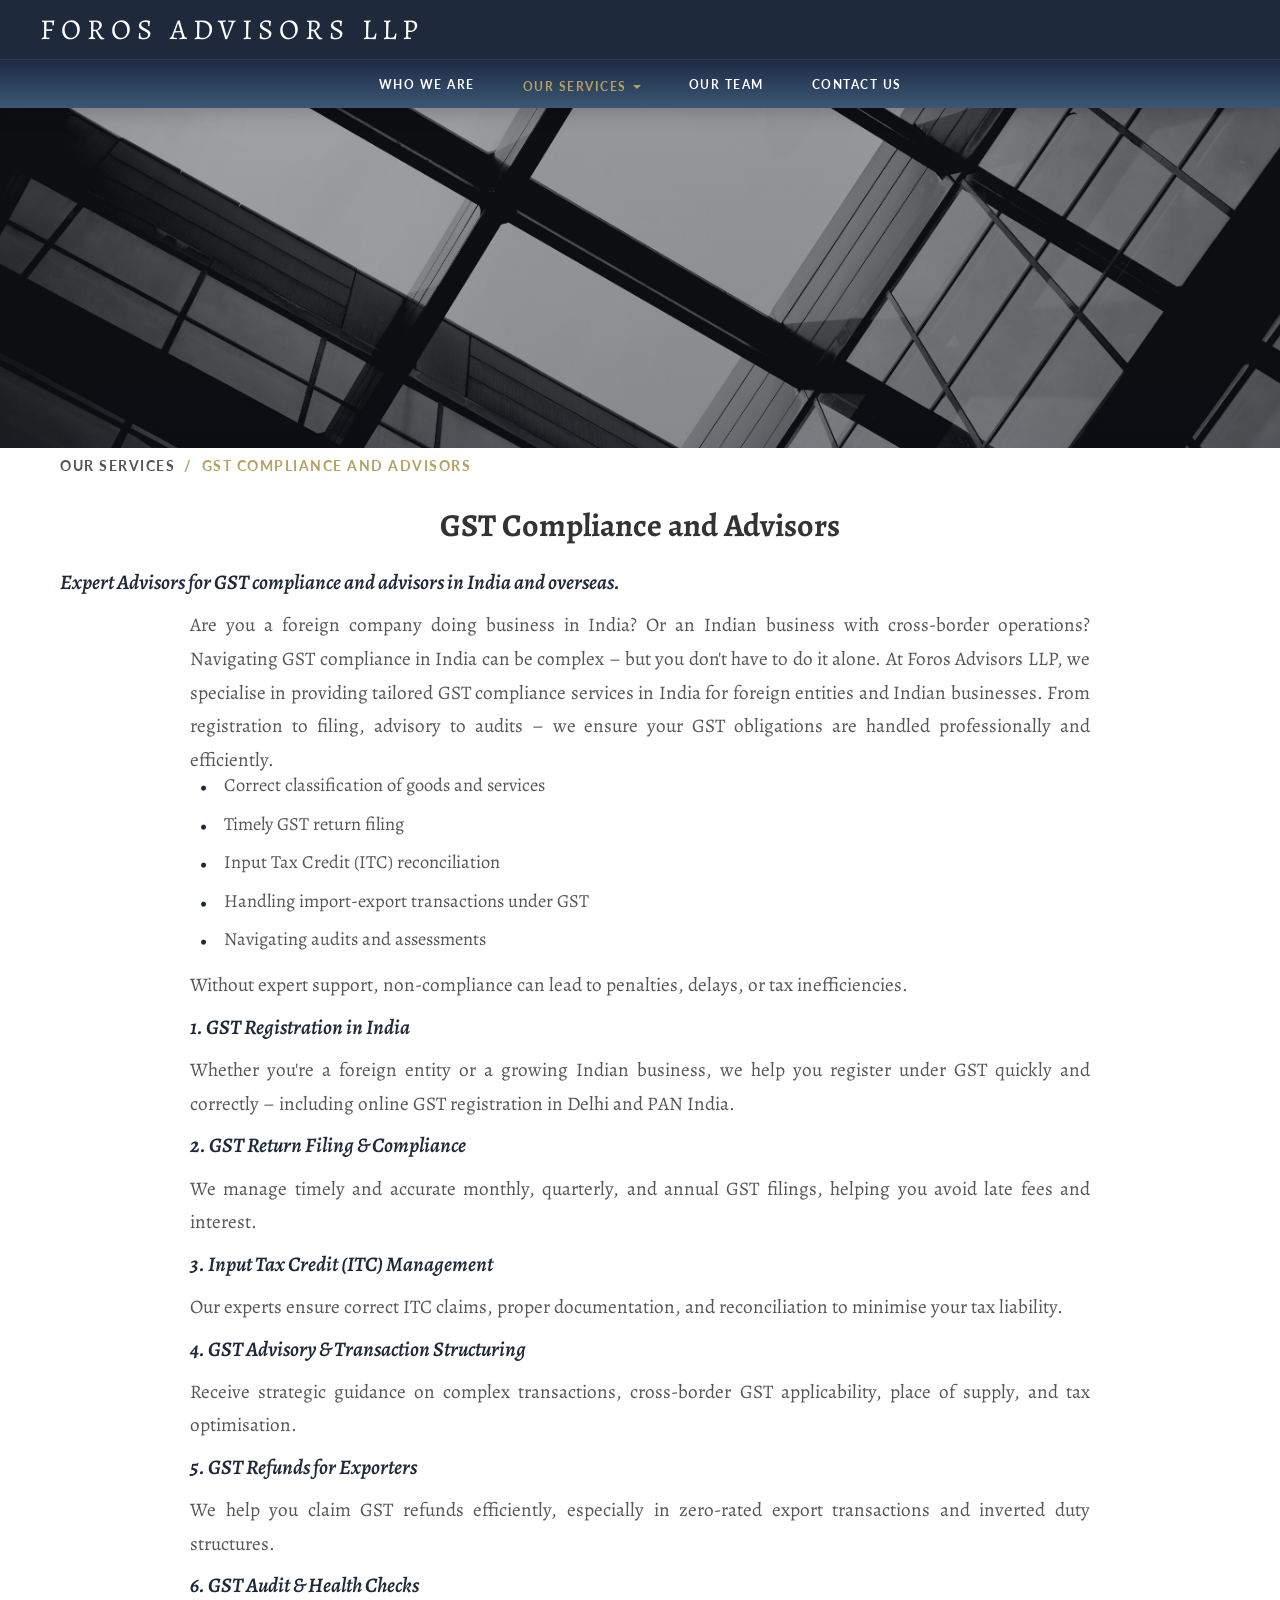
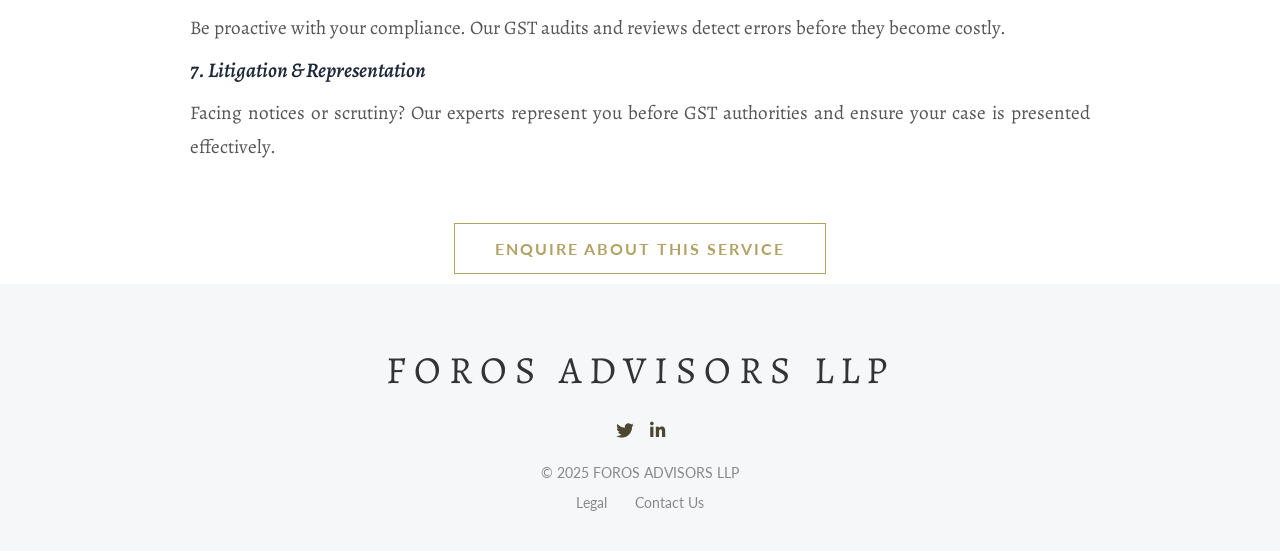
<file: gst-compliance-advisory.html>
<!DOCTYPE html>
<html lang="en">

<head>
    <meta charset="UTF-8">
    <meta name="viewport" content="width=device-width, initial-scale=1.0">
    <meta name="description"
        content="GST Compliance & Advisors Services - Foros Advisors LLP provides expert specialisation in GST compliance in India for foreign entities and Indian businesses.">
    <title>GST Compliance & Advisors | Foros Advisors LLP</title>
    <link rel="preconnect" href="https://fonts.googleapis.com">
    <link rel="preconnect" href="https://fonts.gstatic.com" crossorigin>
    <link
        href="https://fonts.googleapis.com/css2?family=Alegreya:ital,wght@0,400;0,500;0,600;0,700;1,400;1,500&family=Lato:wght@300;400;700;900&display=swap"
        rel="stylesheet">
    <link rel="stylesheet" href="https://cdnjs.cloudflare.com/ajax/libs/font-awesome/6.5.1/css/all.min.css">
    <link rel="stylesheet" href="styles.css">
</head>

<body>

    <!-- Subpage Navigation -->
    <nav class="subnav" id="subnav">
        <div class="subnav__primary">
            <a href="index.html" class="subnav__logo">FOROS ADVISORS LLP</a>
            <!-- <div class="subnav__search" id="subnav-search">
                <i class="fas fa-search"></i>
                <span>SEARCH</span>
            </div> -->
            <button class="header__hamburger" id="hamburger-btn" aria-label="Toggle menu">
                <span></span>
                <span></span>
                <span></span>
            </button>
        </div>
        <div class="subnav__secondary-wrap">
            <div class="subnav__secondary">
                <a href="who-we-are.html" class="subnav__sec-link">Who we are</a>
                <div class="subnav__dropdown-wrap">
                    <a href="our-services.html" class="subnav__sec-link active subnav__sec-link--dropdown">Our
                        Services</a>
                    <div class="subnav__dropdown-menu">
                        <a href="book-keeping-accounting.html" class="subnav__dropdown-item">Book-keeping &
                            Accounting</a>
                        <a href="fema-rbi-compliance.html" class="subnav__dropdown-item">FEMA & RBI Compliance</a>
                        <a href="gst-compliance-advisory.html" class="subnav__dropdown-item active">GST Compliance &
                            Advisors</a>
                        <a href="nri-taxation.html" class="subnav__dropdown-item">NRI Taxation</a>
                    </div>
                </div>
                <a href="our-team.html" class="subnav__sec-link">Our Team</a>
                <a href="contact-us.html" class="subnav__sec-link">Contact us</a>
            </div>
        </div>
    </nav>

    <!-- Mobile Nav Overlay -->
    <nav class="mobile-nav" id="mobile-nav">
        <div class="mobile-nav__inner">
            <a href="index.html" class="mobile-nav__link">Home</a>
            <a href="who-we-are.html" class="mobile-nav__link">Who we are</a>
            <a href="our-services.html" class="mobile-nav__link active">Our Services</a>
            <a href="book-keeping-accounting.html" class="mobile-nav__link mobile-nav__link--sub">Book-keeping &
                Accounting</a>
            <a href="fema-rbi-compliance.html" class="mobile-nav__link mobile-nav__link--sub">FEMA & RBI Compliance</a>
            <a href="gst-compliance-advisory.html" class="mobile-nav__link mobile-nav__link--sub active">GST Compliance
                & Advisors</a>
            <a href="nri-taxation.html" class="mobile-nav__link mobile-nav__link--sub">NRI Taxation</a>
            <a href="our-team.html" class="mobile-nav__link">Our Team</a>
            <a href="contact-us.html" class="mobile-nav__link">Contact us</a>
            <a href="legal.html" class="mobile-nav__link">Legal</a>
        </div>
    </nav>

    <!-- Banner -->
    <section class="banner">
        <img src="images/banner-who-we-are.png" alt="Accounting and Financial Management" class="banner__img">
        <div class="banner__overlay"></div>
    </section>

    <!-- Main Content -->
    <main>
        <section class="section animate-on-scroll">
            <div class="breadcrumb">
                <a href="our-services.html">Our Services</a> &nbsp;/&nbsp; GST Compliance and Advisors
            </div>
            <h1 class="section__heading section__heading--small"><b>GST Compliance and Advisors</b></h1>
            <p class="section__subheading">Expert Advisors for GST compliance and advisors in India and overseas.
            </p>

            <div class="section__text" style="max-width: 900px; margin: 0 auto;">

                <p>
                    Are you a foreign company doing business in India? Or an Indian business with cross-border
                    operations? Navigating GST compliance in India can be complex – but you don't have to do it alone.

                    At Foros Advisors LLP, we specialise in providing tailored GST compliance services in India for
                    foreign entities and Indian businesses. From registration to filing, advisory to audits – we ensure
                    your GST obligations are handled professionally and efficiently.
                </p>

                <ul class="section__list">
                    <li>Correct classification of goods and services</li>
                    <li>Timely GST return filing</li>
                    <li>Input Tax Credit (ITC) reconciliation</li>
                    <li>Handling import-export transactions under GST</li>
                    <li>Navigating audits and assessments</li>
                </ul>
                <p>Without expert support, non-compliance can lead to penalties, delays, or tax inefficiencies.</p>


                <p class="section__subheading">1. GST Registration in India</p>
                <p>Whether you're a foreign entity or a growing Indian business, we help you register under GST quickly
                    and correctly – including online GST registration in Delhi and PAN India.</p>

                <p class="section__subheading">2. GST Return Filing & Compliance</p>
                <p>We manage timely and accurate monthly, quarterly, and annual GST filings, helping you avoid late fees
                    and interest.</p>

                <p class="section__subheading">3. Input Tax Credit (ITC) Management</p>
                <p>Our experts ensure correct ITC claims, proper documentation, and reconciliation to minimise your tax
                    liability.</p>

                <p class="section__subheading">4. GST Advisory & Transaction Structuring</p>
                <p>Receive strategic guidance on complex transactions, cross-border GST applicability, place of supply,
                    and tax optimisation.</p>

                <p class="section__subheading">5. GST Refunds for Exporters</p>
                <p>We help you claim GST refunds efficiently, especially in zero-rated export transactions and inverted
                    duty structures.</p>

                <p class="section__subheading">6. GST Audit & Health Checks</p>
                <p>Be proactive with your compliance. Our GST audits and reviews detect errors before they become
                    costly.</p>

                <p class="section__subheading">7. Litigation & Representation</p>
                <p>Facing notices or scrutiny? Our experts represent you before GST authorities and ensure your case is
                    presented effectively.</p>


            </div>

            <div style="text-align: center; margin-top: 40px;">
                <a href="contact-us.html" class="btn btn--gold">Enquire About This Service</a>
            </div>
        </section>
    </main>

    <!-- Footer -->
    <footer class="footer" id="footer">
        <div class="footer__inner">
            <div class="footer__logo">FOROS ADVISORS LLP</div>
            <div class="footer__social">
                <a href="#" class="footer__social-link" aria-label="Twitter"><i class="fab fa-twitter"></i></a>
                <a href="#" class="footer__social-link" aria-label="LinkedIn"><i class="fab fa-linkedin-in"></i></a>
            </div>
            <div class="footer__copyright">&copy; 2025 FOROS ADVISORS LLP</div>
            <div class="footer__links">
                <a href="legal.html">Legal</a>
                <!-- <a href="join-foros.html" style="display: inline-block; margin-right: 15px;">Join FOROS ADVISORS LLP</a> -->
                <a href="contact-us.html">Contact Us</a>
            </div>
        </div>
    </footer>

    <script src="script.js"></script>
</body>

</html>
</file>
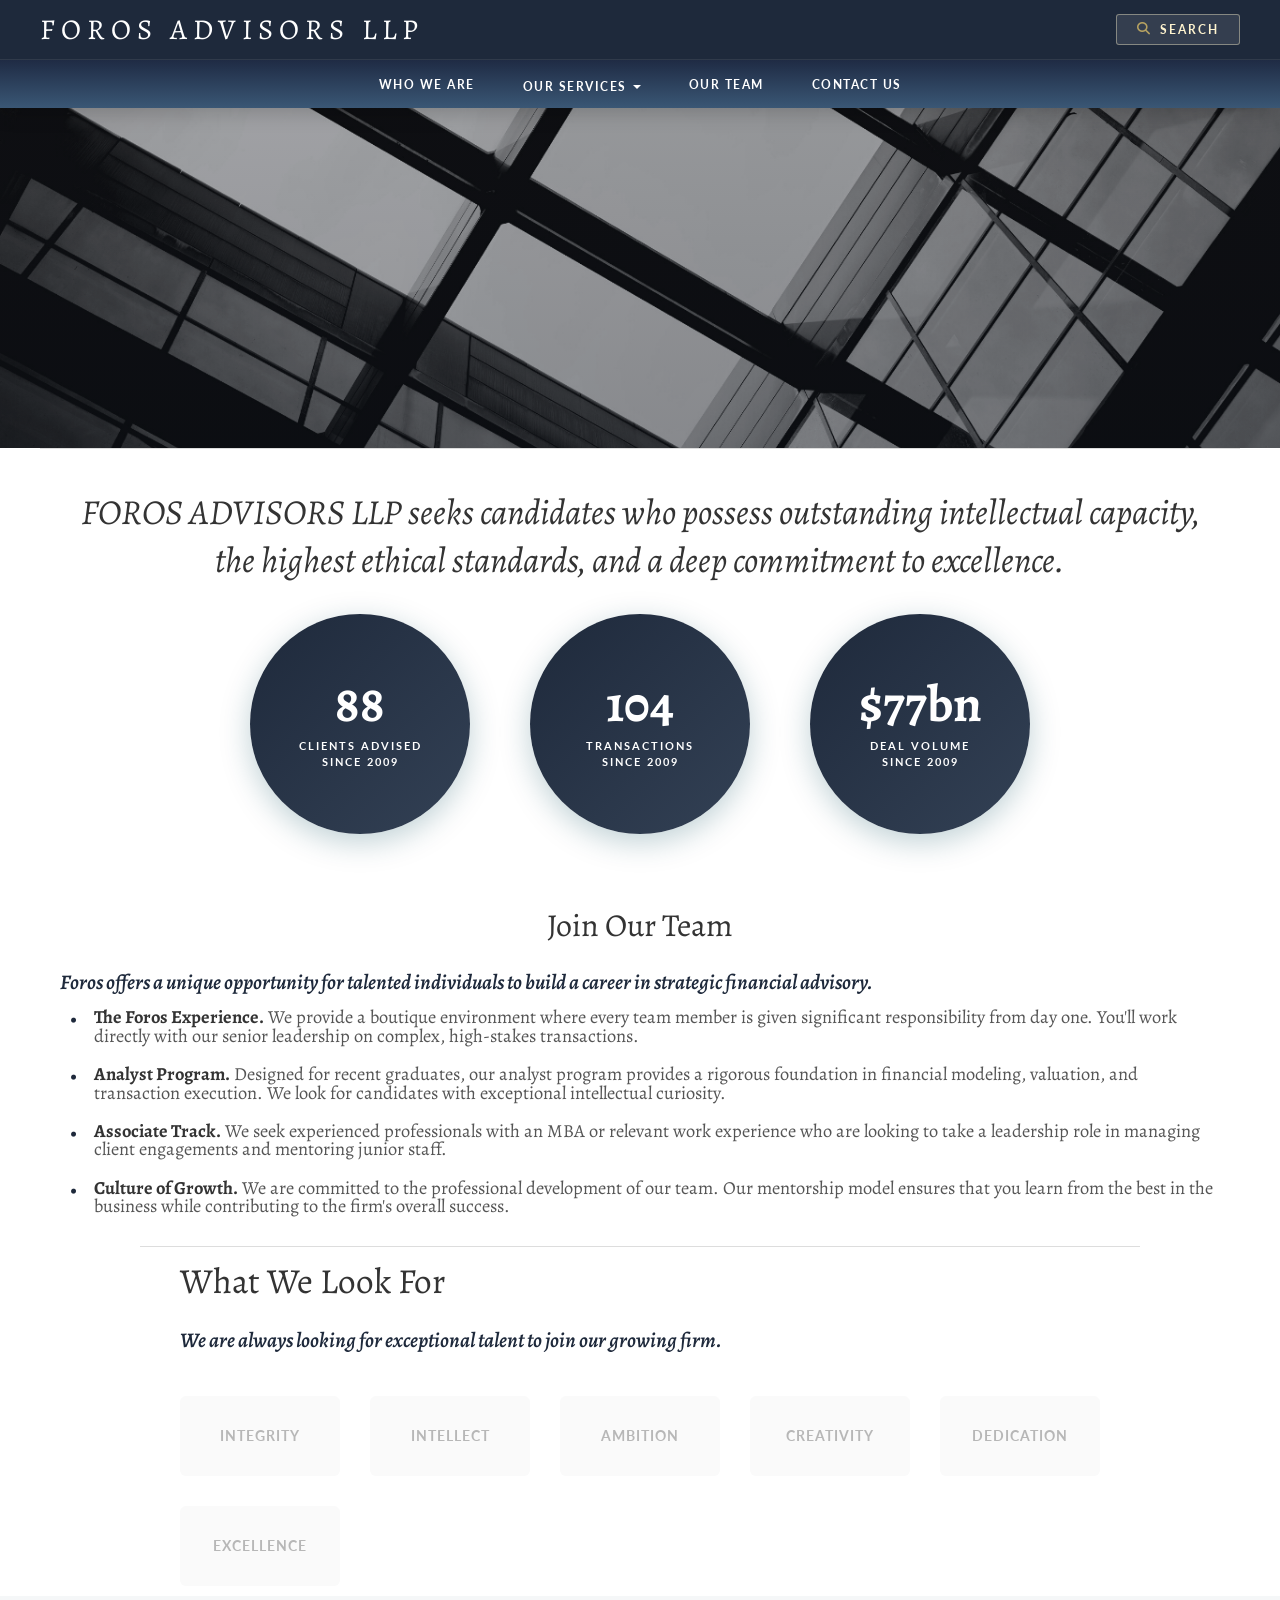
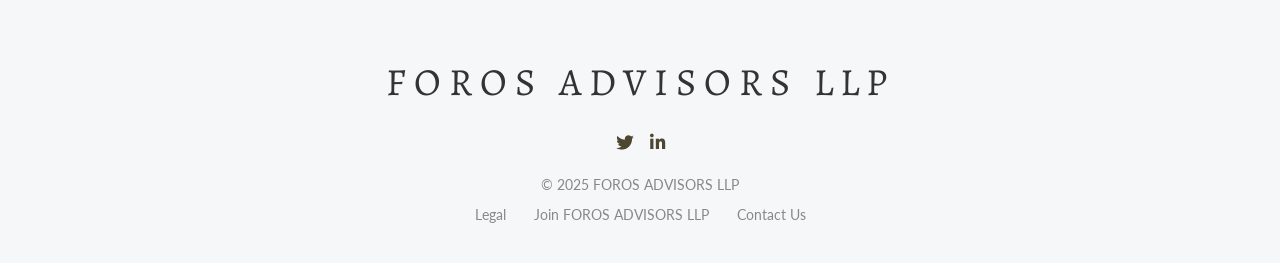
<file: join-foros.html>
<!DOCTYPE html>
<html lang="en">

<head>
    <meta charset="UTF-8">
    <meta name="viewport" content="width=device-width, initial-scale=1.0">
    <meta name="description"
        content="Join Us - Explore career opportunities at FOROS ADVISORS LLP and build a career in strategic financial advisory.">
    <title>Join Foros | FOROS ADVISORS LLP</title>
    <link rel="preconnect" href="https://fonts.googleapis.com">
    <link rel="preconnect" href="https://fonts.gstatic.com" crossorigin>
    <link
        href="https://fonts.googleapis.com/css2?family=Alegreya:ital,wght@0,400;0,500;0,600;0,700;1,400;1,500&family=Lato:wght@300;400;700;900&display=swap"
        rel="stylesheet">
    <link rel="stylesheet" href="https://cdnjs.cloudflare.com/ajax/libs/font-awesome/6.5.1/css/all.min.css">
    <link rel="stylesheet" href="styles.css">
</head>

<body>

    <!-- Subpage Navigation -->
    <nav class="subnav" id="subnav">
        <div class="subnav__primary">
            <a href="index.html" class="subnav__logo">FOROS ADVISORS LLP</a>
            <div class="subnav__search" id="subnav-search">
                <i class="fas fa-search"></i>
                <span>SEARCH</span>
            </div>
            <button class="header__hamburger" id="hamburger-btn" aria-label="Toggle menu">
                <span></span>
                <span></span>
                <span></span>
            </button>
        </div>
        <div class="subnav__secondary-wrap">
            <div class="subnav__secondary">
                <a href="who-we-are.html" class="subnav__sec-link">Who we are</a>
                <div class="subnav__dropdown-wrap">
                    <a href="our-services.html" class="subnav__sec-link subnav__sec-link--dropdown">Our Services</a>
                    <div class="subnav__dropdown-menu">
                        <a href="book-keeping-accounting.html" class="subnav__dropdown-item">Book-keeping & Accounting</a>
                        <a href="fema-rbi-compliance.html" class="subnav__dropdown-item">FEMA & RBI Compliance</a>
                        <a href="gst-compliance-advisory.html" class="subnav__dropdown-item">GST Compliance & Advisors</a>
                        <a href="nri-taxation.html" class="subnav__dropdown-item">NRI Taxation</a>
                    </div>
                </div>
                <a href="our-team.html" class="subnav__sec-link">Our Team</a>
                <a href="contact-us.html" class="subnav__sec-link">Contact us</a>
            </div>
        </div>
    </nav>

    <!-- Mobile Nav Overlay -->
    <nav class="mobile-nav" id="mobile-nav">
        <div class="mobile-nav__inner">
            <a href="index.html" class="mobile-nav__link">Home</a>
            <a href="who-we-are.html" class="mobile-nav__link">Who we are</a>
            <a href="our-services.html" class="mobile-nav__link">Our Services</a>
            <a href="book-keeping-accounting.html" class="mobile-nav__link mobile-nav__link--sub">Book-keeping & Accounting</a>
            <a href="fema-rbi-compliance.html" class="mobile-nav__link mobile-nav__link--sub">FEMA & RBI Compliance</a>
            <a href="gst-compliance-advisory.html" class="mobile-nav__link mobile-nav__link--sub">GST Compliance & Advisors</a>
            <a href="nri-taxation.html" class="mobile-nav__link mobile-nav__link--sub">NRI Taxation</a>
            <a href="our-team.html" class="mobile-nav__link">Our Team</a>
            <a href="contact-us.html" class="mobile-nav__link">Contact us</a>
            <a href="legal.html" class="mobile-nav__link">Legal</a>
        </div>
    </nav>

    <!-- Search Overlay -->
    <div class="search-overlay" id="search-overlay">
        <div class="search-overlay__inner">
            <button class="search-overlay__close" id="search-close" aria-label="Close search">
                <i class="fas fa-times"></i>
            </button>
            <div class="search-overlay__form">
                <input type="text" class="search-overlay__input" placeholder="Search..." id="search-input"
                    autocomplete="off">
                <button class="search-overlay__btn" aria-label="Search">
                    <i class="fas fa-search"></i>
                </button>
            </div>
        </div>
    </div>

    <!-- Banner -->
    <section class="banner">
        <img src="images/banner-who-we-are.png" alt="Classical architecture with modern skyscrapers"
            class="banner__img">
        <div class="banner__overlay"></div>
    </section>

    <!-- Main Content -->
    <main>
        <!-- Intro Section -->
        <section class="section section--intro animate-on-scroll">
            <h1 class="section__heading section__heading--italic">
                FOROS ADVISORS LLP seeks candidates who possess outstanding intellectual capacity, the highest ethical
                standards, and a deep commitment to excellence.
            </h1>
        </section>

        <!-- Stats Circles -->
        <section class="stats">
            <div class="stat animate-on-scroll">
                <div class="stat__circle">
                    <div class="stat__number" data-count="88">0</div>
                    <div class="stat__label">Clients Advised<br>Since 2009</div>
                </div>
            </div>
            <div class="stat animate-on-scroll">
                <div class="stat__circle">
                    <div class="stat__number" data-count="104">0</div>
                    <div class="stat__label">Transactions<br>Since 2009</div>
                </div>
            </div>
            <div class="stat animate-on-scroll">
                <div class="stat__circle">
                    <div class="stat__number" data-count="78" data-prefix="$" data-suffix="bn">0</div>
                    <div class="stat__label">Deal Volume<br>Since 2009</div>
                </div>
            </div>
        </section>

        <!-- Careers Section -->
        <section class="section animate-on-scroll">
            <h2 class="section__heading section__heading--small">Join Our Team</h2>
            <p class="section__subheading">Foros offers a unique opportunity for talented individuals to build a career
                in strategic financial advisory.</p>

            <ul class="section__list">
                <li>
                    <strong>The Foros Experience.</strong> We provide a boutique environment where every team member is
                    given significant responsibility from day one. You'll work directly with our senior leadership on
                    complex, high-stakes transactions.
                </li>
                <li>
                    <strong>Analyst Program.</strong> Designed for recent graduates, our analyst program provides a
                    rigorous foundation in financial modeling, valuation, and transaction execution. We look for
                    candidates with exceptional intellectual curiosity.
                </li>
                <li>
                    <strong>Associate Track.</strong> We seek experienced professionals with an MBA or relevant work
                    experience who are looking to take a leadership role in managing client engagements and mentoring
                    junior staff.
                </li>
                <li>
                    <strong>Culture of Growth.</strong> We are committed to the professional development of our team.
                    Our mentorship model ensures that you learn from the best in the business while contributing to the
                    firm's overall success.
                </li>
            </ul>
        </section>

        <!-- Potential Candidate Section -->
        <section class="clients animate-on-scroll">
            <h2 class="clients__heading">What We Look For</h2>
            <p class="clients__subheading">We are always looking for exceptional talent to join our growing firm.</p>
            <div class="clients__grid">
                <div class="clients__logo">Integrity</div>
                <div class="clients__logo">Intellect</div>
                <div class="clients__logo">Ambition</div>
                <div class="clients__logo">Creativity</div>
                <div class="clients__logo">Dedication</div>
                <div class="clients__logo">Excellence</div>
            </div>
        </section>
    </main>

    <!-- Footer -->
    <footer class="footer" id="footer">
        <div class="footer__inner">
            <div class="footer__logo">FOROS ADVISORS LLP</div>
            <div class="footer__social">
                <a href="#" class="footer__social-link" aria-label="Twitter"><i class="fab fa-twitter"></i></a>
                <a href="#" class="footer__social-link" aria-label="LinkedIn"><i class="fab fa-linkedin-in"></i></a>
            </div>
            <div class="footer__copyright">&copy; 2025 FOROS ADVISORS LLP</div>
            <div class="footer__links">
                <a href="legal.html">Legal</a>
                <a href="join-foros.html">Join FOROS ADVISORS LLP</a>
                <a href="contact-us.html">Contact Us</a>
            </div>
        </div>
    </footer>

    <script src="script.js"></script>
</body>

</html>
</file>
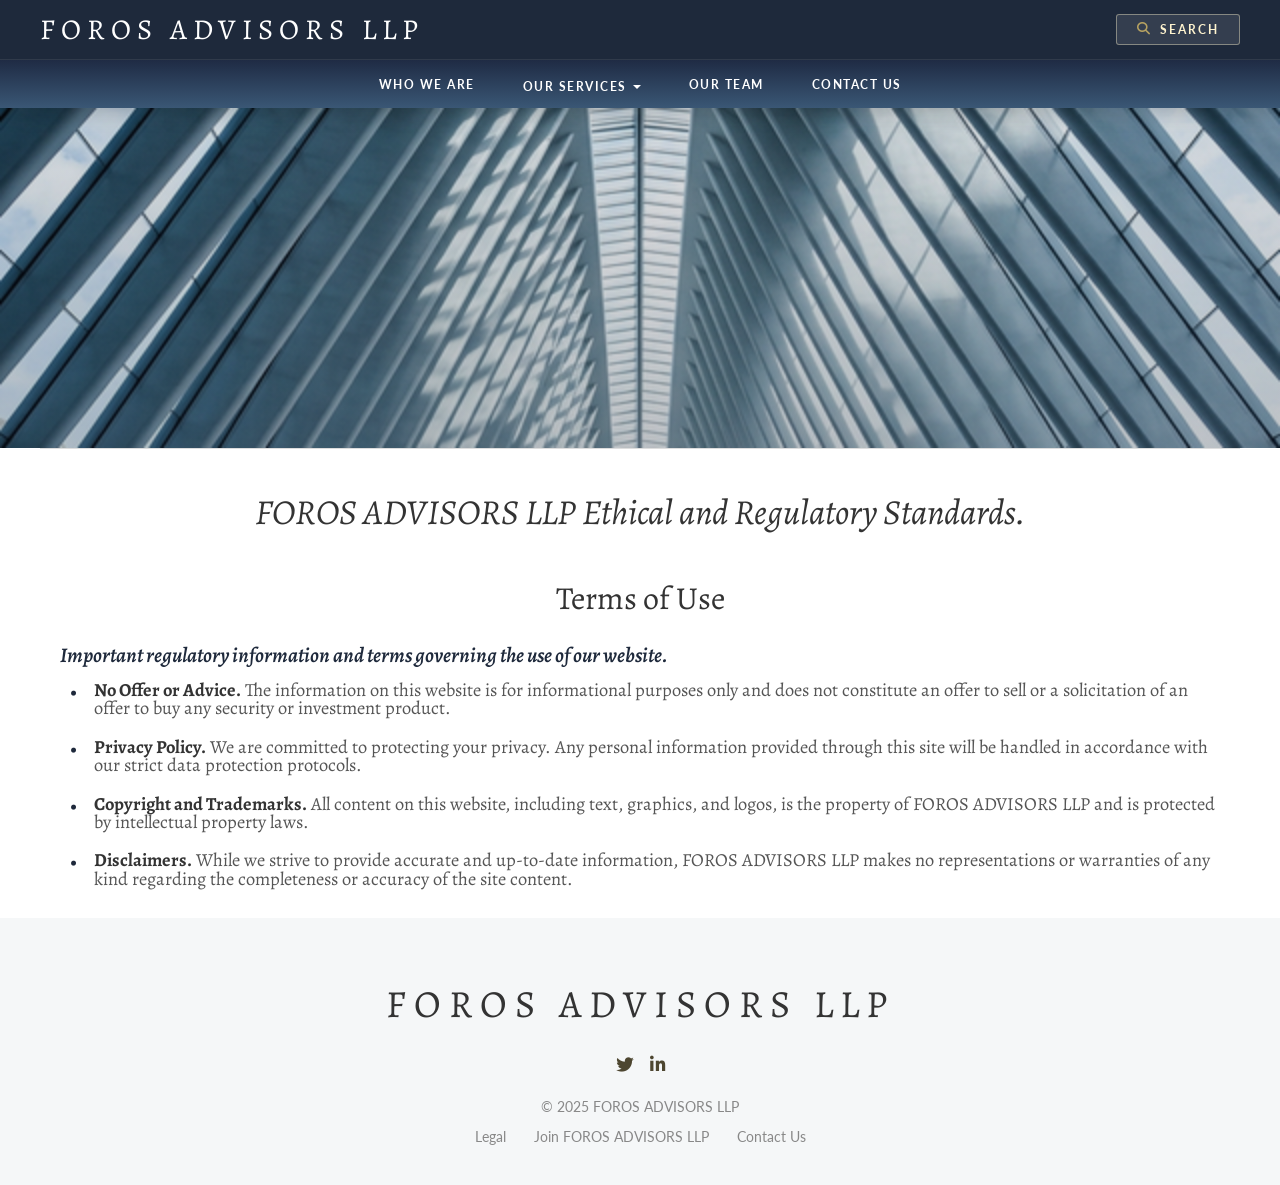
<file: legal.html>
<!DOCTYPE html>
<html lang="en">

<head>
    <meta charset="UTF-8">
    <meta name="viewport" content="width=device-width, initial-scale=1.0">
    <meta name="description"
        content="Legal - FOROS ADVISORS LLP is a premier boutique investment bank providing strategic financial and M&A transaction advice.">
    <title>Legal | FOROS ADVISORS LLP</title>
    <link rel="preconnect" href="https://fonts.googleapis.com">
    <link rel="preconnect" href="https://fonts.gstatic.com" crossorigin>
    <link
        href="https://fonts.googleapis.com/css2?family=Alegreya:ital,wght@0,400;0,500;0,600;0,700;1,400;1,500&family=Lato:wght@300;400;700;900&display=swap"
        rel="stylesheet">
    <link rel="stylesheet" href="https://cdnjs.cloudflare.com/ajax/libs/font-awesome/6.5.1/css/all.min.css">
    <link rel="stylesheet" href="styles.css">
</head>

<body>

    <!-- Subpage Navigation -->
    <nav class="subnav" id="subnav">
        <div class="subnav__primary">
            <a href="index.html" class="subnav__logo">FOROS ADVISORS LLP</a>
            <div class="subnav__search" id="subnav-search">
                <i class="fas fa-search"></i>
                <span>SEARCH</span>
            </div>
            <button class="header__hamburger" id="hamburger-btn" aria-label="Toggle menu">
                <span></span>
                <span></span>
                <span></span>
            </button>
        </div>
        <div class="subnav__secondary-wrap">
            <div class="subnav__secondary">
                <a href="who-we-are.html" class="subnav__sec-link">Who we are</a>
                <div class="subnav__dropdown-wrap">
                    <a href="our-services.html" class="subnav__sec-link subnav__sec-link--dropdown">Our Services</a>
                    <div class="subnav__dropdown-menu">
                        <a href="book-keeping-accounting.html" class="subnav__dropdown-item">Book-keeping & Accounting</a>
                        <a href="fema-rbi-compliance.html" class="subnav__dropdown-item">FEMA & RBI Compliance</a>
                        <a href="gst-compliance-advisory.html" class="subnav__dropdown-item">GST Compliance & Advisors</a>
                        <a href="nri-taxation.html" class="subnav__dropdown-item">NRI Taxation</a>
                    </div>
                </div>
                <a href="our-team.html" class="subnav__sec-link">Our Team</a>
                <a href="contact-us.html" class="subnav__sec-link">Contact us</a>
            </div>
        </div>
    </nav>

    <!-- Mobile Nav Overlay -->
    <nav class="mobile-nav" id="mobile-nav">
        <div class="mobile-nav__inner">
            <a href="index.html" class="mobile-nav__link">Home</a>
            <a href="who-we-are.html" class="mobile-nav__link">Who we are</a>
            <a href="our-services.html" class="mobile-nav__link">Our Services</a>
            <a href="book-keeping-accounting.html" class="mobile-nav__link mobile-nav__link--sub">Book-keeping & Accounting</a>
            <a href="fema-rbi-compliance.html" class="mobile-nav__link mobile-nav__link--sub">FEMA & RBI Compliance</a>
            <a href="gst-compliance-advisory.html" class="mobile-nav__link mobile-nav__link--sub">GST Compliance & Advisors</a>
            <a href="nri-taxation.html" class="mobile-nav__link mobile-nav__link--sub">NRI Taxation</a>
            <a href="our-team.html" class="mobile-nav__link">Our Team</a>
            <a href="contact-us.html" class="mobile-nav__link">Contact us</a>
            <a href="legal.html" class="mobile-nav__link active">Legal</a>
        </div>
    </nav>

    <!-- Search Overlay -->
    <div class="search-overlay" id="search-overlay">
        <div class="search-overlay__inner">
            <button class="search-overlay__close" id="search-close" aria-label="Close search">
                <i class="fas fa-times"></i>
            </button>
            <div class="search-overlay__form">
                <input type="text" class="search-overlay__input" placeholder="Search..." id="search-input"
                    autocomplete="off">
                <button class="search-overlay__btn" aria-label="Search">
                    <i class="fas fa-search"></i>
                </button>
            </div>
        </div>
    </div>

    <!-- Banner -->
    <section class="banner">
        <img src="images/hero-bg.png" alt="Clean architectural lines" class="banner__img">
        <div class="banner__overlay"></div>
    </section>

    <!-- Main Content -->
    <main>
        <!-- Intro Section -->
        <section class="section section--intro animate-on-scroll">
            <h1 class="section__heading section__heading--italic">
                FOROS ADVISORS LLP Ethical and Regulatory Standards.
            </h1>
        </section>

        <!-- Legal Content Section -->
        <section class="section animate-on-scroll">
            <h2 class="section__heading section__heading--small">Terms of Use</h2>
            <p class="section__subheading">Important regulatory information and terms governing the use of our website.
            </p>

            <ul class="section__list">
                <li>
                    <strong>No Offer or Advice.</strong> The information on this website is for informational purposes
                    only and does not constitute an offer to sell or a solicitation of an offer to buy any security or
                    investment product.
                </li>
                <li>
                    <strong>Privacy Policy.</strong> We are committed to protecting your privacy. Any personal
                    information provided through this site will be handled in accordance with our strict data protection
                    protocols.
                </li>
                <li>
                    <strong>Copyright and Trademarks.</strong> All content on this website, including text, graphics,
                    and logos, is the property of FOROS ADVISORS LLP and is protected by intellectual property laws.
                </li>
                <li>
                    <strong>Disclaimers.</strong> While we strive to provide accurate and up-to-date information, FOROS
                    ADVISORS LLP makes no representations or warranties of any kind regarding the completeness or
                    accuracy of the site content.
                </li>
            </ul>
        </section>
    </main>

    <!-- Footer -->
    <footer class="footer" id="footer">
        <div class="footer__inner">
            <div class="footer__logo">FOROS ADVISORS LLP</div>
            <div class="footer__social">
                <a href="#" class="footer__social-link" aria-label="Twitter"><i class="fab fa-twitter"></i></a>
                <a href="#" class="footer__social-link" aria-label="LinkedIn"><i class="fab fa-linkedin-in"></i></a>
            </div>
            <div class="footer__copyright">&copy; 2025 FOROS ADVISORS LLP</div>
            <div class="footer__links">
                <a href="legal.html">Legal</a>
                <a href="join-foros.html">Join FOROS ADVISORS LLP</a>
                <a href="contact-us.html">Contact Us</a>
            </div>
        </div>
    </footer>

    <script src="script.js"></script>
</body>

</html>
</file>
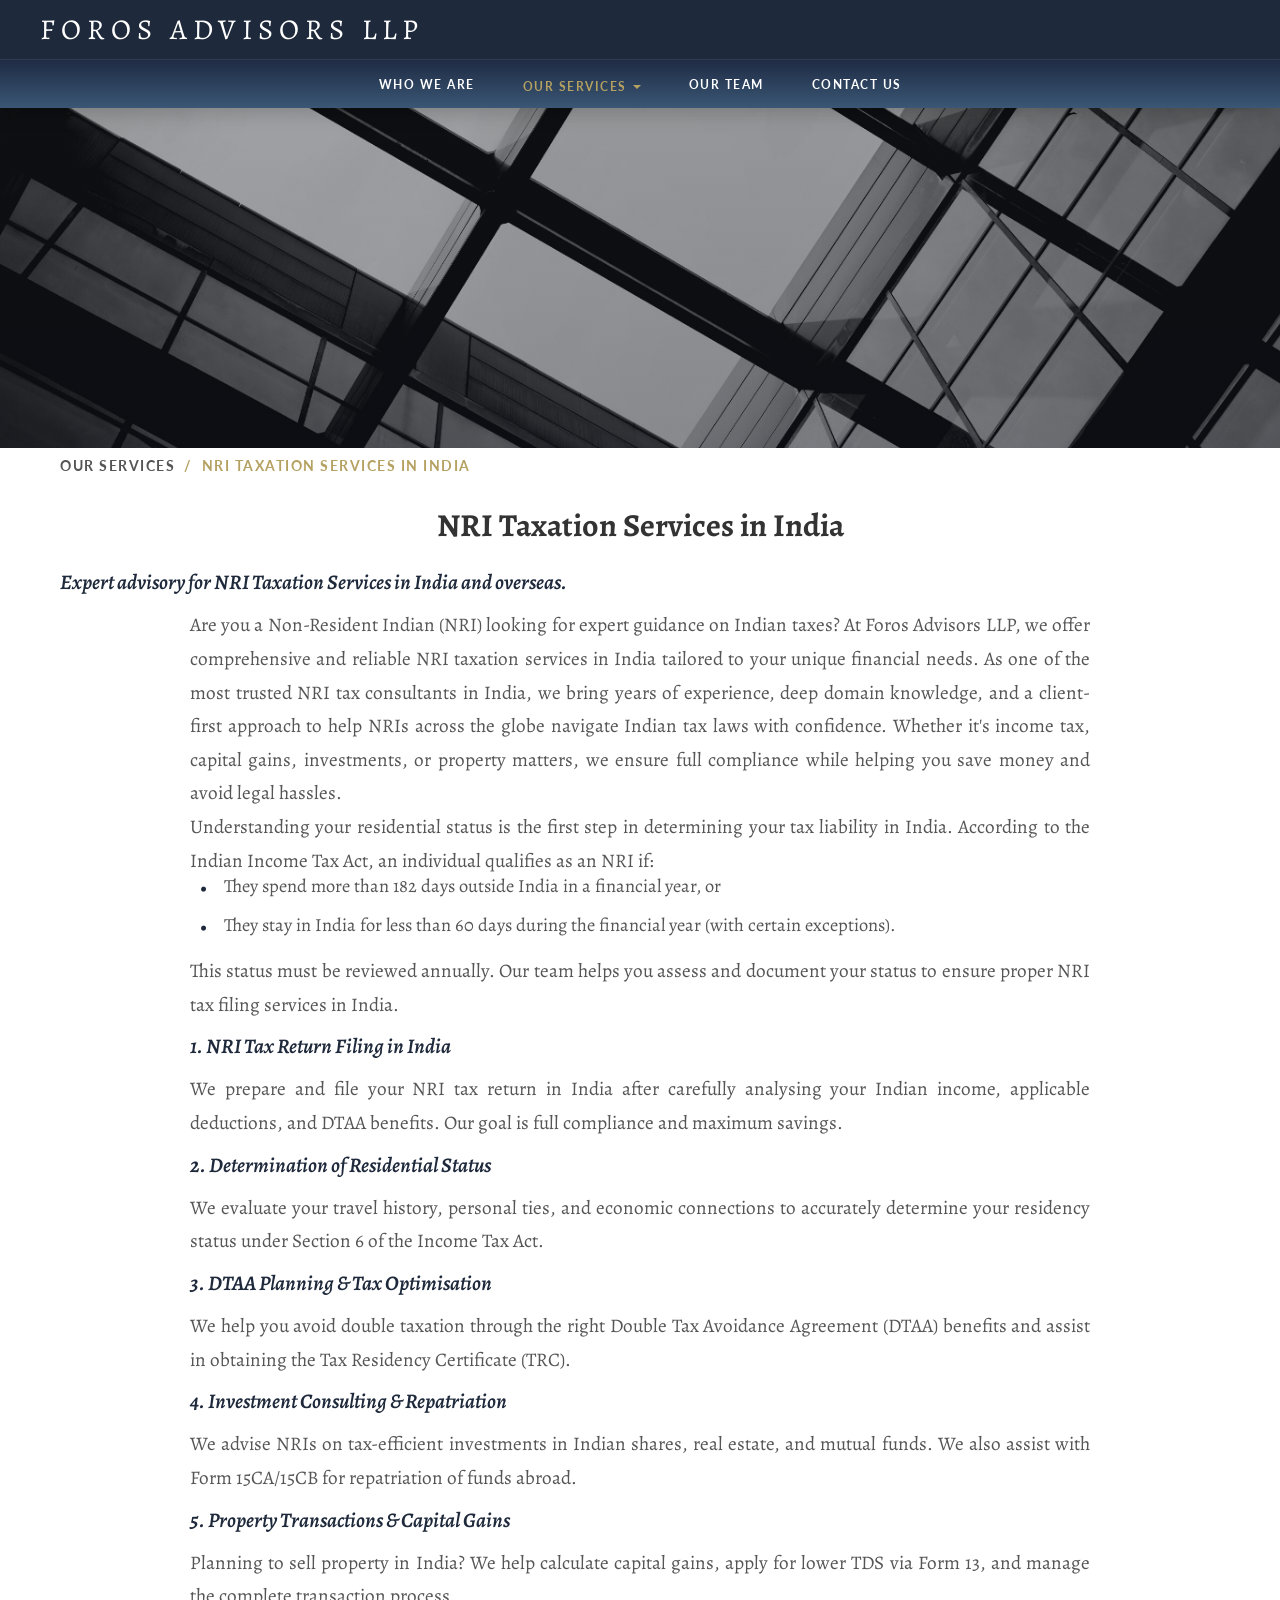
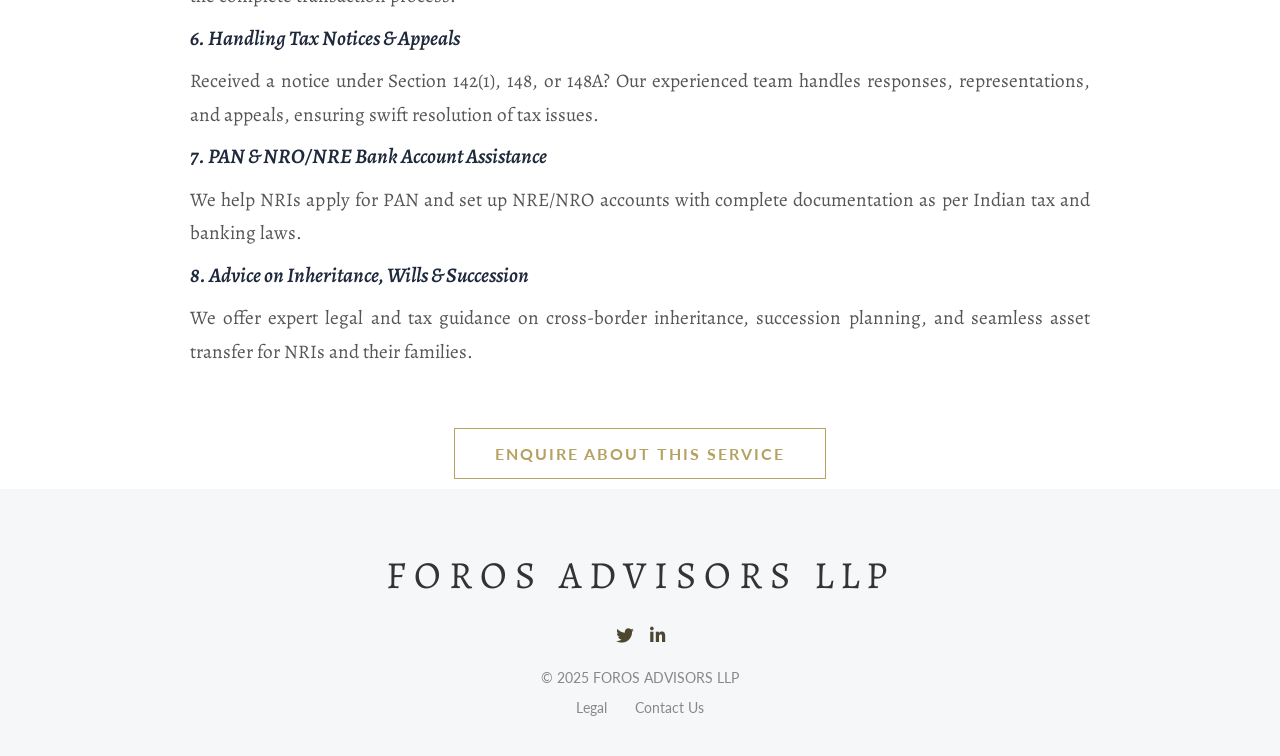
<file: nri-taxation.html>
<!DOCTYPE html>
<html lang="en">

<head>
    <meta charset="UTF-8">
    <meta name="viewport" content="width=device-width, initial-scale=1.0">
    <meta name="description"
        content="NRI Taxation Services in India - Foros Advisors LLP offers comprehensive and reliable NRI tax consulting tailored to your unique financial needs.">
    <title>NRI Taxation Services in India | Foros Advisors LLP</title>
    <link rel="preconnect" href="https://fonts.googleapis.com">
    <link rel="preconnect" href="https://fonts.gstatic.com" crossorigin>
    <link
        href="https://fonts.googleapis.com/css2?family=Alegreya:ital,wght@0,400;0,500;0,600;0,700;1,400;1,500&family=Lato:wght@300;400;700;900&display=swap"
        rel="stylesheet">
    <link rel="stylesheet" href="https://cdnjs.cloudflare.com/ajax/libs/font-awesome/6.5.1/css/all.min.css">
    <link rel="stylesheet" href="styles.css">
</head>

<body>

    <!-- Subpage Navigation -->
    <nav class="subnav" id="subnav">
        <div class="subnav__primary">
            <a href="index.html" class="subnav__logo">FOROS ADVISORS LLP</a>
            <!-- <div class="subnav__search" id="subnav-search">
                <i class="fas fa-search"></i>
                <span>SEARCH</span>
            </div> -->
            <button class="header__hamburger" id="hamburger-btn" aria-label="Toggle menu">
                <span></span>
                <span></span>
                <span></span>
            </button>
        </div>
        <div class="subnav__secondary-wrap">
            <div class="subnav__secondary">
                <a href="who-we-are.html" class="subnav__sec-link">Who we are</a>
                <div class="subnav__dropdown-wrap">
                    <a href="our-services.html" class="subnav__sec-link active subnav__sec-link--dropdown">Our Services</a>
                    <div class="subnav__dropdown-menu">
                        <a href="book-keeping-accounting.html" class="subnav__dropdown-item">Book-keeping & Accounting</a>
                        <a href="fema-rbi-compliance.html" class="subnav__dropdown-item">FEMA & RBI Compliance</a>
                        <a href="gst-compliance-advisory.html" class="subnav__dropdown-item">GST Compliance & Advisors</a>
                        <a href="nri-taxation.html" class="subnav__dropdown-item active">NRI Taxation</a>
                    </div>
                </div>
                <a href="our-team.html" class="subnav__sec-link">Our Team</a>
                <a href="contact-us.html" class="subnav__sec-link">Contact us</a>
            </div>
        </div>
    </nav>

    <!-- Mobile Nav Overlay -->
    <nav class="mobile-nav" id="mobile-nav">
        <div class="mobile-nav__inner">
            <a href="index.html" class="mobile-nav__link">Home</a>
            <a href="who-we-are.html" class="mobile-nav__link">Who we are</a>
            <a href="our-services.html" class="mobile-nav__link active">Our Services</a>
            <a href="book-keeping-accounting.html" class="mobile-nav__link mobile-nav__link--sub">Book-keeping & Accounting</a>
            <a href="fema-rbi-compliance.html" class="mobile-nav__link mobile-nav__link--sub">FEMA & RBI Compliance</a>
            <a href="gst-compliance-advisory.html" class="mobile-nav__link mobile-nav__link--sub">GST Compliance & Advisors</a>
            <a href="nri-taxation.html" class="mobile-nav__link mobile-nav__link--sub active">NRI Taxation</a>
            <a href="our-team.html" class="mobile-nav__link">Our Team</a>
            <a href="contact-us.html" class="mobile-nav__link">Contact us</a>
            <a href="legal.html" class="mobile-nav__link">Legal</a>
        </div>
    </nav>

    <!-- Banner -->
    <section class="banner">
        <img src="images/banner-who-we-are.png" alt="Accounting and Financial Management" class="banner__img">
        <div class="banner__overlay"></div>
    </section>

    <!-- Main Content -->
    <main>
        <section class="section animate-on-scroll">
            <div class="breadcrumb">
                <a href="our-services.html">Our Services</a> &nbsp;/&nbsp; NRI Taxation Services in India
            </div>
            <h1 class="section__heading section__heading--small"><b>NRI Taxation Services in India</b></h1>
            <p class="section__subheading">Expert advisory for NRI Taxation Services in India and overseas.
            </p>

            <div class="section__text" style="max-width: 900px; margin: 0 auto;">

                <p>
                    Are you a Non-Resident Indian (NRI) looking for expert guidance on Indian taxes? At Foros Advisors
                    LLP, we offer comprehensive and reliable NRI taxation services in India tailored to your unique
                    financial needs. As one of the most trusted NRI tax consultants in India, we bring years of
                    experience, deep domain knowledge, and a client-first approach to help NRIs across the globe
                    navigate Indian tax laws with confidence.

                    Whether it's income tax, capital gains, investments, or property matters, we ensure full compliance
                    while helping you save money and avoid legal hassles.
                </p>

                <p>Understanding your residential status is the first step in determining your tax liability in India.
                    According to the Indian Income Tax Act, an individual qualifies as an NRI if:</p>
                <ul class="section__list">
                    <li>They spend more than 182 days outside India in a financial year, or</li>
                    <li>They stay in India for less than 60 days during the financial year (with certain exceptions).</li>
                </ul>
                <p>This status must be reviewed annually. Our team helps you assess and document your status to ensure
                    proper NRI tax filing services in India.</p>

                <p class="section__subheading">1. NRI Tax Return Filing in India</p>
                <p>We prepare and file your NRI tax return in India after carefully analysing your Indian income,
                    applicable deductions, and DTAA benefits. Our goal is full compliance and maximum savings.</p>

                <p class="section__subheading">2. Determination of Residential Status</p>
                <p>We evaluate your travel history, personal ties, and economic connections to accurately determine your
                    residency status under Section 6 of the Income Tax Act.</p>

                <p class="section__subheading">3. DTAA Planning & Tax Optimisation</p>
                <p>We help you avoid double taxation through the right Double Tax Avoidance Agreement (DTAA) benefits
                    and assist in obtaining the Tax Residency Certificate (TRC).</p>

                <p class="section__subheading">4. Investment Consulting & Repatriation</p>
                <p>We advise NRIs on tax-efficient investments in Indian shares, real estate, and mutual funds. We also
                    assist with Form 15CA/15CB for repatriation of funds abroad.</p>

                <p class="section__subheading">5. Property Transactions & Capital Gains</p>
                <p>Planning to sell property in India? We help calculate capital gains, apply for lower TDS via Form 13,
                    and manage the complete transaction process.</p>

                <p class="section__subheading">6. Handling Tax Notices & Appeals</p>
                <p>Received a notice under Section 142(1), 148, or 148A? Our experienced team handles responses,
                    representations, and appeals, ensuring swift resolution of tax issues.</p>

                <p class="section__subheading">7. PAN & NRO/NRE Bank Account Assistance</p>
                <p>We help NRIs apply for PAN and set up NRE/NRO accounts with complete documentation as per Indian tax
                    and banking laws.</p>

                <p class="section__subheading">8. Advice on Inheritance, Wills & Succession</p>
                <p>We offer expert legal and tax guidance on cross-border inheritance, succession planning, and seamless
                    asset transfer for NRIs and their families.</p>


            </div>

            <div style="text-align: center; margin-top: 40px;">
                <a href="contact-us.html" class="btn btn--gold">Enquire About This Service</a>
            </div>
        </section>
    </main>

    <!-- Footer -->
    <footer class="footer" id="footer">
        <div class="footer__inner">
            <div class="footer__logo">FOROS ADVISORS LLP</div>
            <div class="footer__social">
                <a href="#" class="footer__social-link" aria-label="Twitter"><i class="fab fa-twitter"></i></a>
                <a href="#" class="footer__social-link" aria-label="LinkedIn"><i class="fab fa-linkedin-in"></i></a>
            </div>
            <div class="footer__copyright">&copy; 2025 FOROS ADVISORS LLP</div>
            <div class="footer__links">
                <a href="legal.html">Legal</a>
                <!-- <a href="join-foros.html" style="display: inline-block; margin-right: 15px;">Join FOROS ADVISORS LLP</a> -->
                <a href="contact-us.html">Contact Us</a>
            </div>
        </div>
    </footer>

    <script src="script.js"></script>
</body>

</html>
</file>
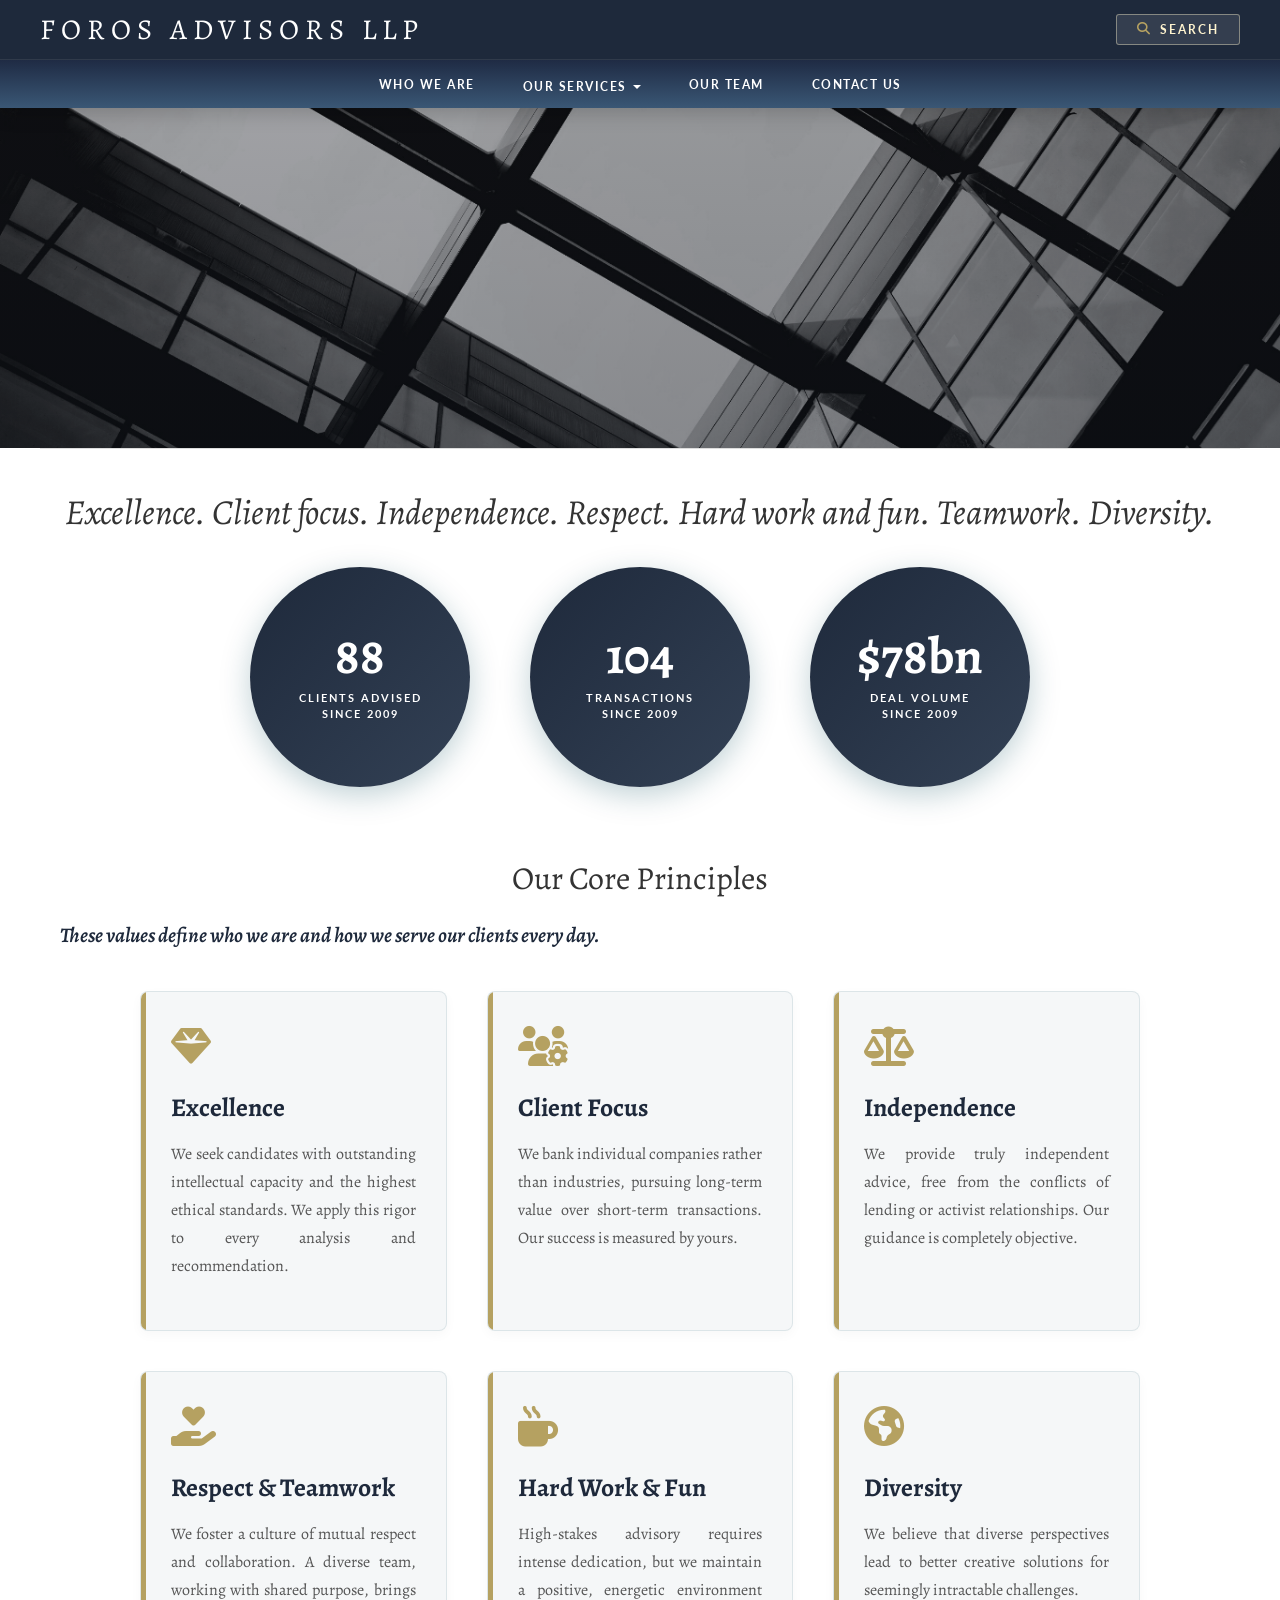
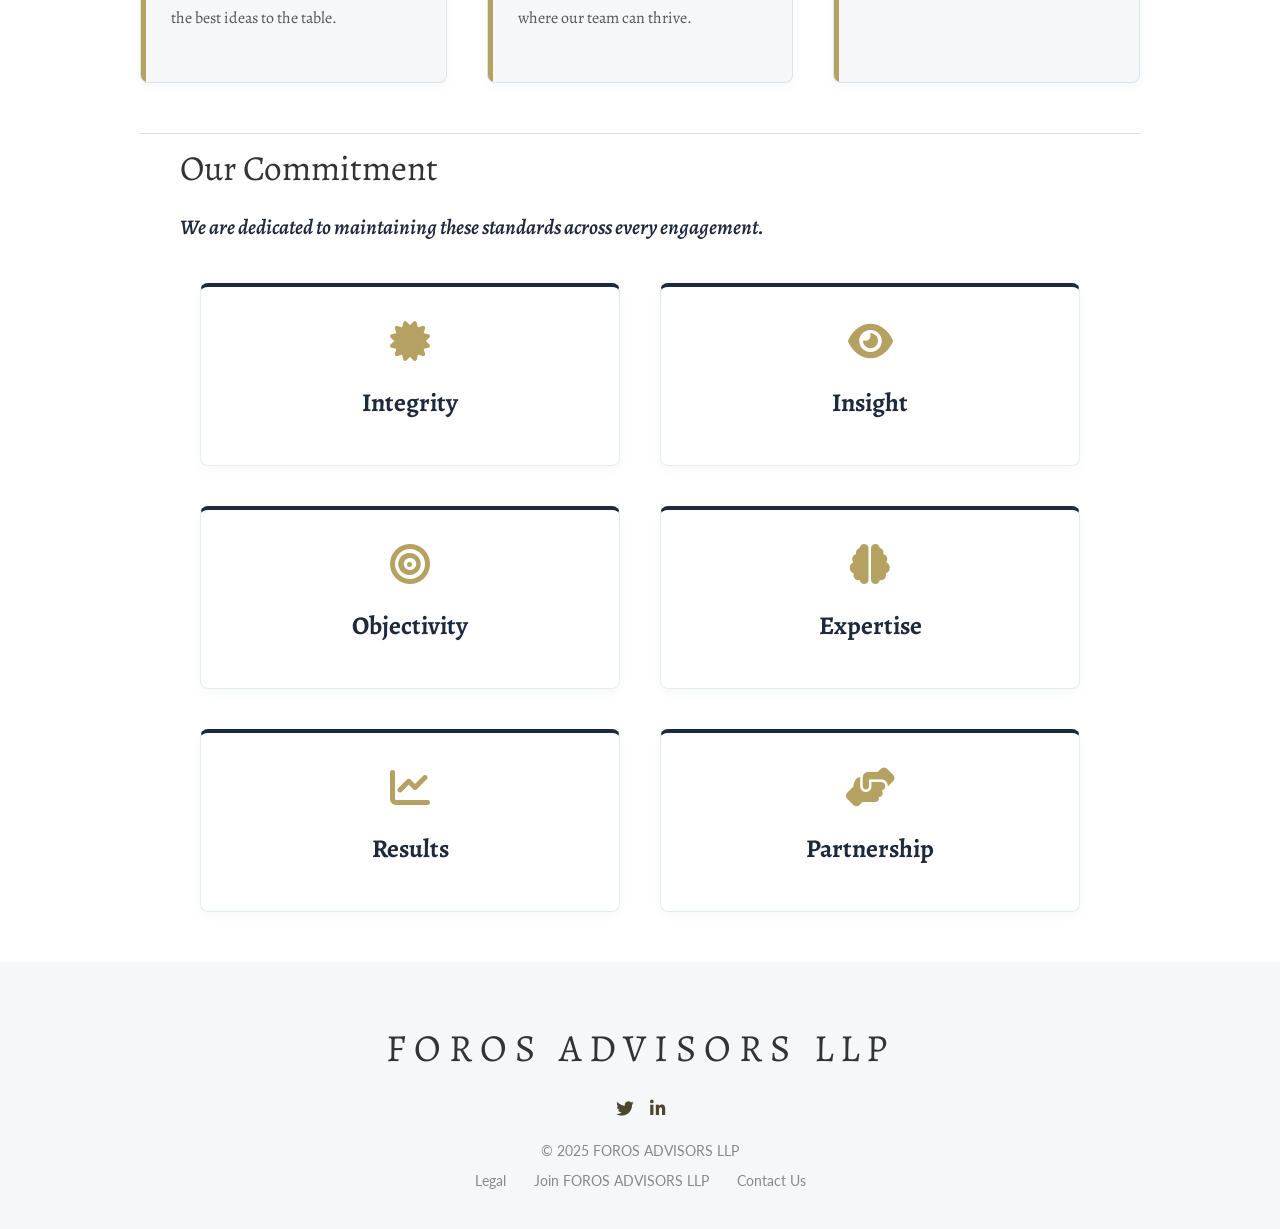
<file: our-core-values.html>
<!DOCTYPE html>
<html lang="en">

<head>
    <meta charset="UTF-8">
    <meta name="viewport" content="width=device-width, initial-scale=1.0">
    <meta name="description"
        content="Who We Are - FOROS ADVISORS LLP is a premier boutique investment bank providing strategic financial and M&A transaction advice.">
    <title>Our Core Values | FOROS ADVISORS LLP</title>
    <link rel="preconnect" href="https://fonts.googleapis.com">
    <link rel="preconnect" href="https://fonts.gstatic.com" crossorigin>
    <link
        href="https://fonts.googleapis.com/css2?family=Alegreya:ital,wght@0,400;0,500;0,600;0,700;1,400;1,500&family=Lato:wght@300;400;700;900&display=swap"
        rel="stylesheet">
    <link rel="stylesheet" href="https://cdnjs.cloudflare.com/ajax/libs/font-awesome/6.5.1/css/all.min.css">
    <link rel="stylesheet" href="styles.css">
</head>

<body>

    <!-- Subpage Navigation -->
    <nav class="subnav" id="subnav">
        <div class="subnav__primary">
            <a href="index.html" class="subnav__logo">FOROS ADVISORS LLP</a>
            <div class="subnav__search" id="subnav-search">
                <i class="fas fa-search"></i>
                <span>SEARCH</span>
            </div>
            <button class="header__hamburger" id="hamburger-btn" aria-label="Toggle menu">
                <span></span>
                <span></span>
                <span></span>
            </button>
        </div>
        <div class="subnav__secondary-wrap">
            <div class="subnav__secondary">
                <a href="who-we-are.html" class="subnav__sec-link">Who we are</a>
                <div class="subnav__dropdown-wrap">
                    <a href="our-services.html" class="subnav__sec-link subnav__sec-link--dropdown">Our Services</a>
                    <div class="subnav__dropdown-menu">
                        <a href="book-keeping-accounting.html" class="subnav__dropdown-item">Book-keeping &
                            Accounting</a>
                        <a href="fema-rbi-compliance.html" class="subnav__dropdown-item">FEMA & RBI Compliance</a>
                        <a href="gst-compliance-advisory.html" class="subnav__dropdown-item">GST Compliance &
                            Advisors</a>
                        <a href="nri-taxation.html" class="subnav__dropdown-item">NRI Taxation</a>
                    </div>
                </div>
                <a href="our-team.html" class="subnav__sec-link">Our Team</a>
                <a href="contact-us.html" class="subnav__sec-link">Contact us</a>
            </div>
        </div>
    </nav>

    <!-- Mobile Nav Overlay -->
    <nav class="mobile-nav" id="mobile-nav">
        <div class="mobile-nav__inner">
            <a href="index.html" class="mobile-nav__link">Home</a>
            <a href="who-we-are.html" class="mobile-nav__link">Who we are</a>
            <a href="our-services.html" class="mobile-nav__link">Our Services</a>
            <a href="book-keeping-accounting.html" class="mobile-nav__link mobile-nav__link--sub">Book-keeping &
                Accounting</a>
            <a href="fema-rbi-compliance.html" class="mobile-nav__link mobile-nav__link--sub">FEMA & RBI Compliance</a>
            <a href="gst-compliance-advisory.html" class="mobile-nav__link mobile-nav__link--sub">GST Compliance &
                Advisors</a>
            <a href="nri-taxation.html" class="mobile-nav__link mobile-nav__link--sub">NRI Taxation</a>
            <a href="our-team.html" class="mobile-nav__link">Our Team</a>
            <a href="contact-us.html" class="mobile-nav__link">Contact us</a>
            <a href="legal.html" class="mobile-nav__link">Legal</a>
        </div>
    </nav>

    <!-- Search Overlay -->
    <div class="search-overlay" id="search-overlay">
        <div class="search-overlay__inner">
            <button class="search-overlay__close" id="search-close" aria-label="Close search">
                <i class="fas fa-times"></i>
            </button>
            <div class="search-overlay__form">
                <input type="text" class="search-overlay__input" placeholder="Search..." id="search-input"
                    autocomplete="off">
                <button class="search-overlay__btn" aria-label="Search">
                    <i class="fas fa-search"></i>
                </button>
            </div>
        </div>
    </div>

    <!-- Banner -->
    <section class="banner">
        <img src="images/banner-who-we-are.png" alt="Classical architecture with modern skyscrapers"
            class="banner__img">
        <div class="banner__overlay"></div>
    </section>

    <!-- Main Content -->
    <main>
        <!-- Intro Section -->
        <section class="section section--intro animate-on-scroll">
            <h1 class="section__heading section__heading--italic">
                Excellence. Client focus. Independence. Respect. Hard work and fun. Teamwork. Diversity.
            </h1>
        </section>

        <!-- Stats Circles -->
        <section class="stats">
            <div class="stat animate-on-scroll">
                <div class="stat__circle">
                    <div class="stat__number" data-count="88">0</div>
                    <div class="stat__label">Clients Advised<br>Since 2009</div>
                </div>
            </div>
            <div class="stat animate-on-scroll">
                <div class="stat__circle">
                    <div class="stat__number" data-count="104">0</div>
                    <div class="stat__label">Transactions<br>Since 2009</div>
                </div>
            </div>
            <div class="stat animate-on-scroll">
                <div class="stat__circle">
                    <div class="stat__number" data-count="78" data-prefix="$" data-suffix="bn">0</div>
                    <div class="stat__label">Deal Volume<br>Since 2009</div>
                </div>
            </div>
        </section>

        <!-- Core Principles Section -->
        <section class="section animate-on-scroll">
            <h2 class="section__heading section__heading--small">Our Core Principles</h2>
            <p class="section__subheading">These values define who we are and how we serve our clients every day.</p>

            <div class="grid-container grid--3">
                <div class="card card--value">
                    <div class="card__icon"><i class="fas fa-gem"></i></div>
                    <h3 class="card__title">Excellence</h3>
                    <p class="section__text" style="font-size: 1rem;">We seek candidates with outstanding intellectual
                        capacity and the highest ethical standards. We apply this rigor to every analysis and
                        recommendation.</p>
                </div>

                <div class="card card--value">
                    <div class="card__icon"><i class="fas fa-users-gear"></i></div>
                    <h3 class="card__title">Client Focus</h3>
                    <p class="section__text" style="font-size: 1rem;">We bank individual companies rather than
                        industries, pursuing long-term value over short-term transactions. Our success is measured by
                        yours.</p>
                </div>

                <div class="card card--value">
                    <div class="card__icon"><i class="fas fa-balance-scale"></i></div>
                    <h3 class="card__title">Independence</h3>
                    <p class="section__text" style="font-size: 1rem;">We provide truly independent advice, free from the
                        conflicts of lending or activist relationships. Our guidance is completely objective.</p>
                </div>

                <div class="card card--value">
                    <div class="card__icon"><i class="fas fa-hand-holding-heart"></i></div>
                    <h3 class="card__title">Respect & Teamwork</h3>
                    <p class="section__text" style="font-size: 1rem;">We foster a culture of mutual respect and
                        collaboration. A diverse team, working with shared purpose, brings the best ideas to the table.
                    </p>
                </div>

                <div class="card card--value">
                    <div class="card__icon"><i class="fas fa-mug-hot"></i></div>
                    <h3 class="card__title">Hard Work & Fun</h3>
                    <p class="section__text" style="font-size: 1rem;">High-stakes advisory requires intense dedication,
                        but we maintain a positive, energetic environment where our team can thrive.</p>
                </div>

                <div class="card card--value">
                    <div class="card__icon"><i class="fas fa-earth-americas"></i></div>
                    <h3 class="card__title">Diversity</h3>
                    <p class="section__text" style="font-size: 1rem;">We believe that diverse perspectives lead to
                        better creative solutions for seemingly intractable challenges.</p>
                </div>
            </div>
        </section>

        <!-- Value Impact Section -->
        <section class="clients animate-on-scroll">
            <h2 class="clients__heading">Our Commitment</h2>
            <p class="clients__subheading">We are dedicated to maintaining these standards across every engagement.</p>
            <div class="grid-container grid--3" style="max-width: 1200px; margin: 40px auto; padding: 0 20px;">
                <div class="card card--service" style="text-align: center;">
                    <div class="card__icon"><i class="fas fa-certificate"></i></div>
                    <h3 class="card__title">Integrity</h3>
                </div>
                <div class="card card--service" style="text-align: center;">
                    <div class="card__icon"><i class="fas fa-eye"></i></div>
                    <h3 class="card__title">Insight</h3>
                </div>
                <div class="card card--service" style="text-align: center;">
                    <div class="card__icon"><i class="fas fa-bullseye"></i></div>
                    <h3 class="card__title">Objectivity</h3>
                </div>
                <div class="card card--service" style="text-align: center;">
                    <div class="card__icon"><i class="fas fa-brain"></i></div>
                    <h3 class="card__title">Expertise</h3>
                </div>
                <div class="card card--service" style="text-align: center;">
                    <div class="card__icon"><i class="fas fa-chart-line"></i></div>
                    <h3 class="card__title">Results</h3>
                </div>
                <div class="card card--service" style="text-align: center;">
                    <div class="card__icon"><i class="fas fa-handshake-angle"></i></div>
                    <h3 class="card__title">Partnership</h3>
                </div>
            </div>
        </section>
    </main>

    <!-- Footer -->
    <footer class="footer" id="footer">
        <div class="footer__inner">
            <div class="footer__logo">FOROS ADVISORS LLP</div>
            <div class="footer__social">
                <a href="#" class="footer__social-link" aria-label="Twitter"><i class="fab fa-twitter"></i></a>
                <a href="#" class="footer__social-link" aria-label="LinkedIn"><i class="fab fa-linkedin-in"></i></a>
            </div>
            <div class="footer__copyright">&copy; 2025 FOROS ADVISORS LLP</div>
            <div class="footer__links">
                <a href="legal.html">Legal</a>
                <a href="join-foros.html">Join FOROS ADVISORS LLP</a>
                <a href="contact-us.html">Contact Us</a>
            </div>
        </div>
    </footer>

    <script src="script.js"></script>
</body>

</html>
</file>
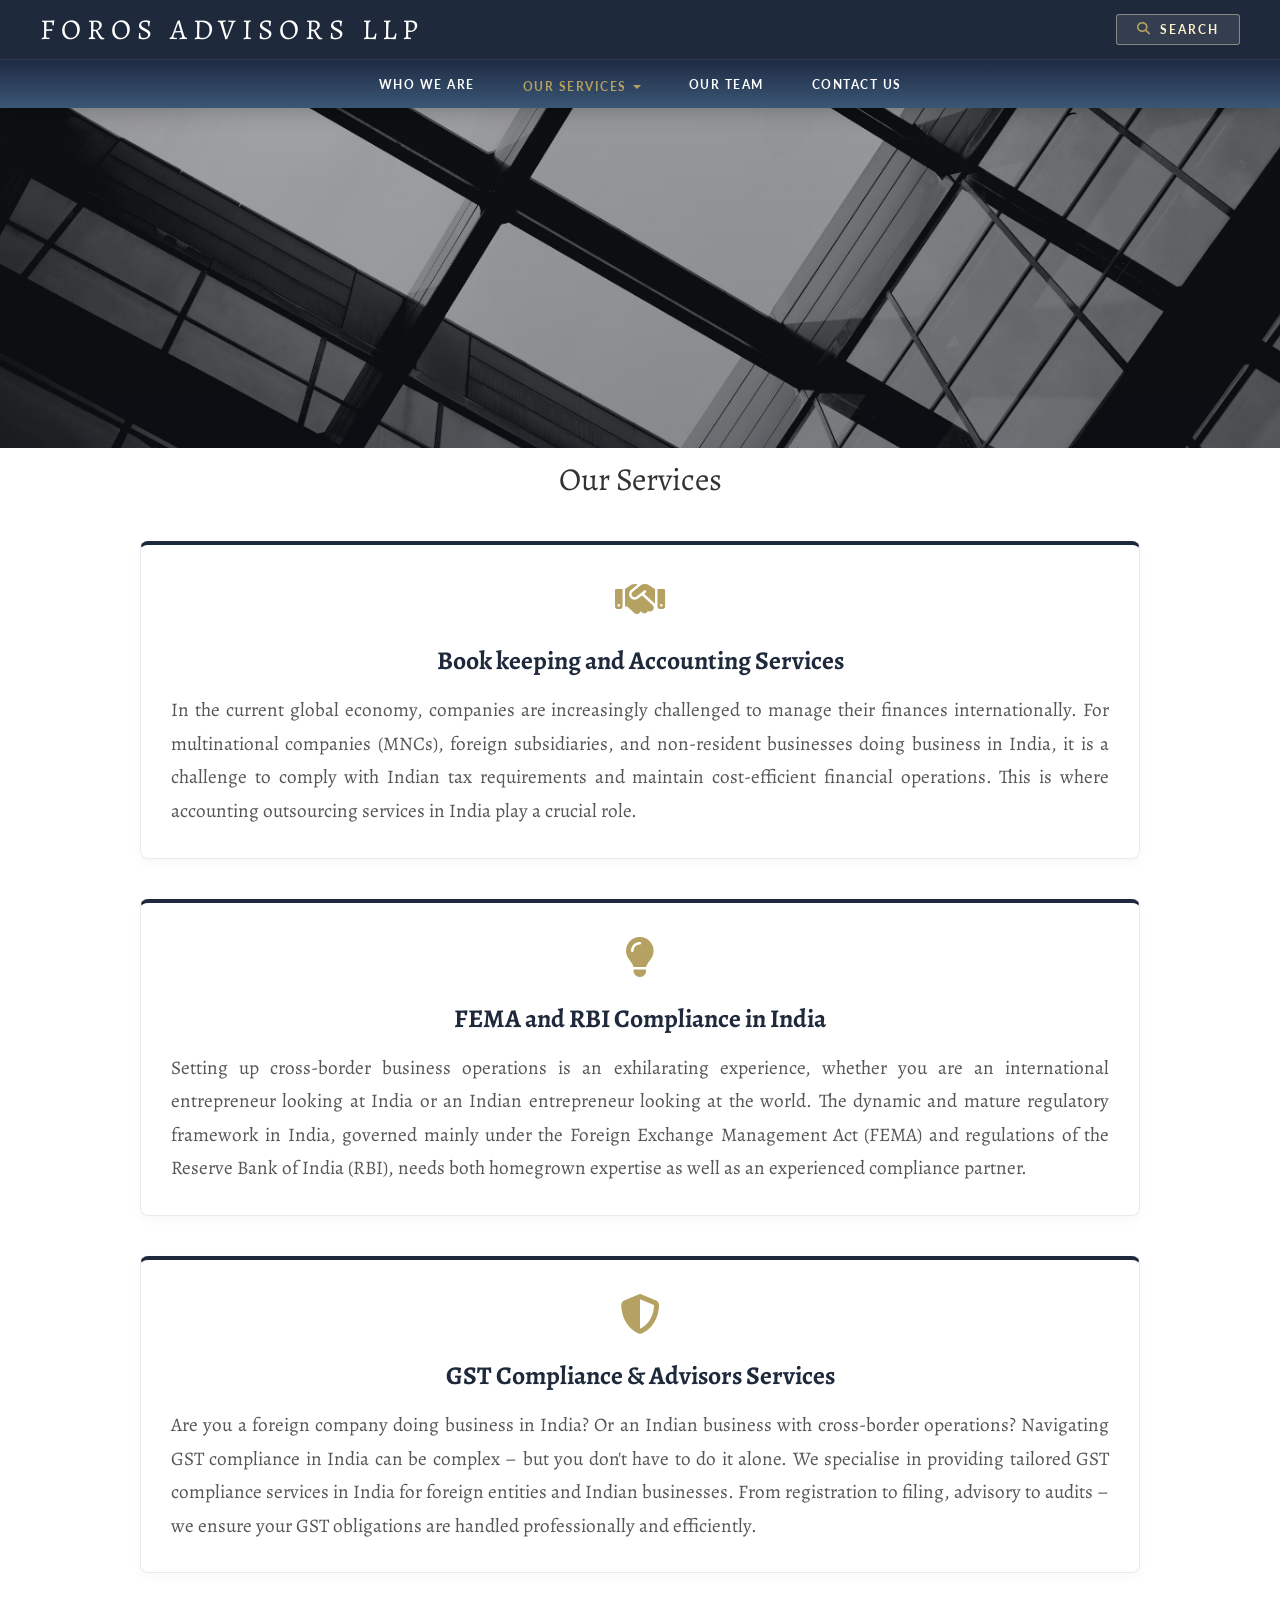
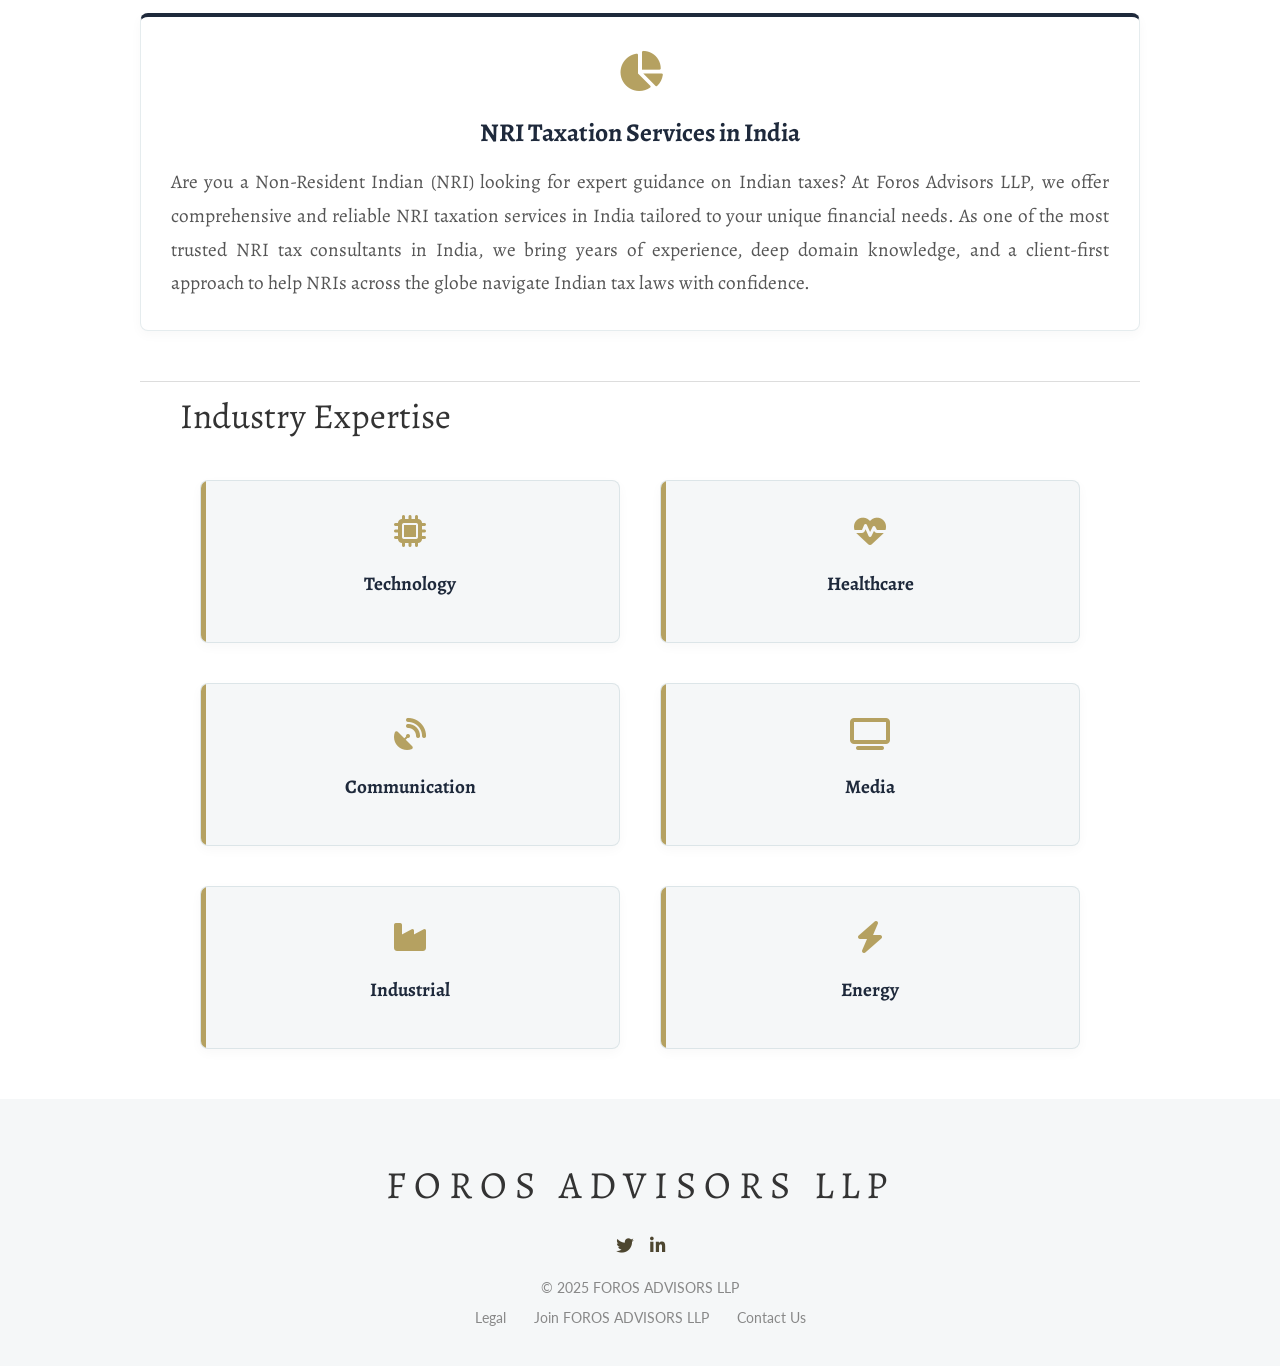
<file: our-services.html>
<!DOCTYPE html>
<html lang="en">

<head>
    <meta charset="UTF-8">
    <meta name="viewport" content="width=device-width, initial-scale=1.0">
    <meta name="description"
        content="Our Services - FOROS ADVISORS LLP offers premier M&A advisory, strategic financial consulting, and capital markets advice.">
    <title>Our Services | FOROS ADVISORS LLP</title>
    <link rel="preconnect" href="https://fonts.googleapis.com">
    <link rel="preconnect" href="https://fonts.gstatic.com" crossorigin>
    <link
        href="https://fonts.googleapis.com/css2?family=Alegreya:ital,wght@0,400;0,500;0,600;0,700;1,400;1,500&family=Lato:wght@300;400;700;900&display=swap"
        rel="stylesheet">
    <link rel="stylesheet" href="https://cdnjs.cloudflare.com/ajax/libs/font-awesome/6.5.1/css/all.min.css">
    <link rel="stylesheet" href="styles.css">
</head>

<body>

    <!-- Subpage Navigation -->
    <nav class="subnav" id="subnav">
        <div class="subnav__primary">
            <a href="index.html" class="subnav__logo">FOROS ADVISORS LLP</a>
            <div class="subnav__search" id="subnav-search">
                <i class="fas fa-search"></i>
                <span>SEARCH</span>
            </div>
            <button class="header__hamburger" id="hamburger-btn" aria-label="Toggle menu">
                <span></span>
                <span></span>
                <span></span>
            </button>
        </div>
        <div class="subnav__secondary-wrap">
            <div class="subnav__secondary">
                <a href="who-we-are.html" class="subnav__sec-link">Who we are</a>
                <div class="subnav__dropdown-wrap">
                    <a href="our-services.html" class="subnav__sec-link active subnav__sec-link--dropdown">Our
                        Services</a>
                    <div class="subnav__dropdown-menu">
                        <a href="book-keeping-accounting.html" class="subnav__dropdown-item">Book-keeping &
                            Accounting</a>
                        <a href="fema-rbi-compliance.html" class="subnav__dropdown-item">FEMA & RBI Compliance</a>
                        <a href="gst-compliance-advisory.html" class="subnav__dropdown-item">GST Compliance &
                            Advisors</a>
                        <a href="nri-taxation.html" class="subnav__dropdown-item">NRI Taxation</a>
                    </div>
                </div>
                <a href="our-team.html" class="subnav__sec-link">Our Team</a>
                <a href="contact-us.html" class="subnav__sec-link">Contact us</a>
            </div>
        </div>
    </nav>

    <!-- Mobile Nav Overlay -->
    <nav class="mobile-nav" id="mobile-nav">
        <div class="mobile-nav__inner">
            <a href="index.html" class="mobile-nav__link">Home</a>
            <a href="who-we-are.html" class="mobile-nav__link">Who we are</a>
            <a href="our-services.html" class="mobile-nav__link active">Our Services</a>
            <a href="book-keeping-accounting.html" class="mobile-nav__link mobile-nav__link--sub">Book-keeping &
                Accounting</a>
            <a href="fema-rbi-compliance.html" class="mobile-nav__link mobile-nav__link--sub">FEMA & RBI Compliance</a>
            <a href="gst-compliance-advisory.html" class="mobile-nav__link mobile-nav__link--sub">GST Compliance &
                Advisors</a>
            <a href="nri-taxation.html" class="mobile-nav__link mobile-nav__link--sub">NRI Taxation</a>
            <a href="our-team.html" class="mobile-nav__link">Our Team</a>
            <a href="contact-us.html" class="mobile-nav__link">Contact us</a>
            <a href="legal.html" class="mobile-nav__link">Legal</a>
        </div>
    </nav>

    <!-- Search Overlay -->
    <div class="search-overlay" id="search-overlay">
        <div class="search-overlay__inner">
            <button class="search-overlay__close" id="search-close" aria-label="Close search">
                <i class="fas fa-times"></i>
            </button>
            <div class="search-overlay__form">
                <input type="text" class="search-overlay__input" placeholder="Search..." id="search-input"
                    autocomplete="off">
                <button class="search-overlay__btn" aria-label="Search">
                    <i class="fas fa-search"></i>
                </button>
            </div>
        </div>
    </div>

    <!-- Banner -->
    <section class="banner">
        <img src="images/banner-who-we-are.png" alt="Classical architecture with modern skyscrapers"
            class="banner__img">
        <div class="banner__overlay"></div>
    </section>

    <!-- Main Content -->
    <main>
        <!-- Intro Section -->
        <!-- <section class="section section--intro animate-on-scroll">
            <h1 class="section__heading section__heading--italic">
                Advising clients on the full range of M&A transactions and strategic corporate initiatives.
            </h1>
        </section> -->

        <!-- Stats Circles -->
        <!-- <section class="stats">
            <div class="stat animate-on-scroll">
                <div class="stat__circle">
                    <div class="stat__number" data-count="88">0</div>
                    <div class="stat__label">Clients Advised<br>Since 2009</div>
                </div>
            </div>
            <div class="stat animate-on-scroll">
                <div class="stat__circle">
                    <div class="stat__number" data-count="104">0</div>
                    <div class="stat__label">Transactions<br>Since 2009</div>
                </div>
            </div>
            <div class="stat animate-on-scroll">
                <div class="stat__circle">
                    <div class="stat__number" data-count="78" data-prefix="$" data-suffix="bn">0</div>
                    <div class="stat__label">Deal Volume<br>Since 2009</div>
                </div>
            </div>
        </section> -->

        <!-- Services Section -->
        <section class="section animate-on-scroll">
            <h2 class="section__heading section__heading--small">Our Services</h2>
            <!-- <p class="section__subheading">Strategic financial and M&A transaction advice tailored to your goals.</p> -->

            <div class="grid-container grid--1">
                <a href="book-keeping-accounting.html" class="card card--service">
                    <div class="card__icon"><i class="fas fa-handshake"></i></div>
                    <h3 class="card__title">Book keeping and Accounting Services</h3>
                    <p class="section__text">In the current global economy, companies are increasingly challenged to
                        manage their finances internationally. For multinational companies (MNCs), foreign subsidiaries,
                        and non-resident businesses doing business in India, it is a challenge to comply with Indian tax
                        requirements and maintain cost-efficient financial operations. This is where accounting
                        outsourcing services in India play a crucial role.
                    </p>
                </a>

                <a href="fema-rbi-compliance.html" class="card card--service">
                    <div class="card__icon"><i class="fas fa-lightbulb"></i></div>
                    <h3 class="card__title">FEMA and RBI Compliance in India</h3>
                    <p class="section__text">Setting up cross-border business operations is an exhilarating experience,
                        whether you are an international entrepreneur looking at India or an Indian entrepreneur looking
                        at the world. The dynamic and mature regulatory framework in India, governed mainly under the
                        Foreign Exchange Management Act (FEMA) and regulations of the Reserve Bank of India (RBI), needs
                        both homegrown expertise as well as an experienced compliance partner.
                    </p>
                </a>

                <a href="gst-compliance-advisory.html" class="card card--service">
                    <div class="card__icon"><i class="fas fa-shield-halved"></i></div>
                    <h3 class="card__title">GST Compliance & Advisors Services</h3>
                    <p class="section__text">Are you a foreign company doing business in India? Or an Indian business
                        with cross-border operations? Navigating GST compliance in India can be complex – but you don't
                        have to do it alone. We specialise in providing tailored GST compliance services in India for
                        foreign entities and Indian businesses. From registration to filing, advisory to audits – we
                        ensure your GST obligations are handled professionally and efficiently.
                    </p>
                </a>

                <a href="nri-taxation.html" class="card card--service">
                    <div class="card__icon"><i class="fas fa-chart-pie"></i></div>
                    <h3 class="card__title">NRI Taxation Services in India</h3>
                    <p class="section__text">Are you a Non-Resident Indian (NRI) looking for expert guidance on Indian
                        taxes? At Foros Advisors LLP, we offer comprehensive and reliable NRI taxation services in India
                        tailored to your unique financial needs. As one of the most trusted NRI tax consultants in
                        India, we bring years of experience, deep domain knowledge, and a client-first approach to help
                        NRIs across the globe navigate Indian tax laws with confidence.
                    </p>
                </a>
            </div>
        </section>

        <!-- Industry Expertise Section -->
        <section class="clients animate-on-scroll">
            <h2 class="clients__heading">Industry Expertise</h2>
            <!-- <p class="clients__subheading">While we advise across all industries, we have deep expertise in several
                sectors.</p> -->
            <div class="grid-container grid--3" style="max-width: 1200px; margin: 40px auto; padding: 0 20px;">
                <div class="card card--value" style="text-align: center;">
                    <div class="card__icon" style="font-size: 2rem;"><i class="fas fa-microchip"></i></div>
                    <h3 class="card__title" style="font-size: 1.2rem;">Technology</h3>
                </div>
                <div class="card card--value" style="text-align: center;">
                    <div class="card__icon" style="font-size: 2rem;"><i class="fas fa-heartbeat"></i></div>
                    <h3 class="card__title" style="font-size: 1.2rem;">Healthcare</h3>
                </div>
                <div class="card card--value" style="text-align: center;">
                    <div class="card__icon" style="font-size: 2rem;"><i class="fas fa-satellite-dish"></i></div>
                    <h3 class="card__title" style="font-size: 1.2rem;">Communication</h3>
                </div>
                <div class="card card--value" style="text-align: center;">
                    <div class="card__icon" style="font-size: 2rem;"><i class="fas fa-tv"></i></div>
                    <h3 class="card__title" style="font-size: 1.2rem;">Media</h3>
                </div>
                <div class="card card--value" style="text-align: center;">
                    <div class="card__icon" style="font-size: 2rem;"><i class="fas fa-industry"></i></div>
                    <h3 class="card__title" style="font-size: 1.2rem;">Industrial</h3>
                </div>
                <div class="card card--value" style="text-align: center;">
                    <div class="card__icon" style="font-size: 2rem;"><i class="fas fa-bolt"></i></div>
                    <h3 class="card__title" style="font-size: 1.2rem;">Energy</h3>
                </div>
            </div>
        </section>
    </main>

    <!-- Footer -->
    <footer class="footer" id="footer">
        <div class="footer__inner">
            <div class="footer__logo">FOROS ADVISORS LLP</div>
            <div class="footer__social">
                <a href="#" class="footer__social-link" aria-label="Twitter"><i class="fab fa-twitter"></i></a>
                <a href="#" class="footer__social-link" aria-label="LinkedIn"><i class="fab fa-linkedin-in"></i></a>
            </div>
            <div class="footer__copyright">&copy; 2025 FOROS ADVISORS LLP</div>
            <div class="footer__links">
                <a href="legal.html">Legal</a>
                <a href="join-foros.html">Join FOROS ADVISORS LLP</a>
                <a href="contact-us.html">Contact Us</a>
            </div>
        </div>
    </footer>

    <script src="script.js"></script>
</body>

</html>
</file>
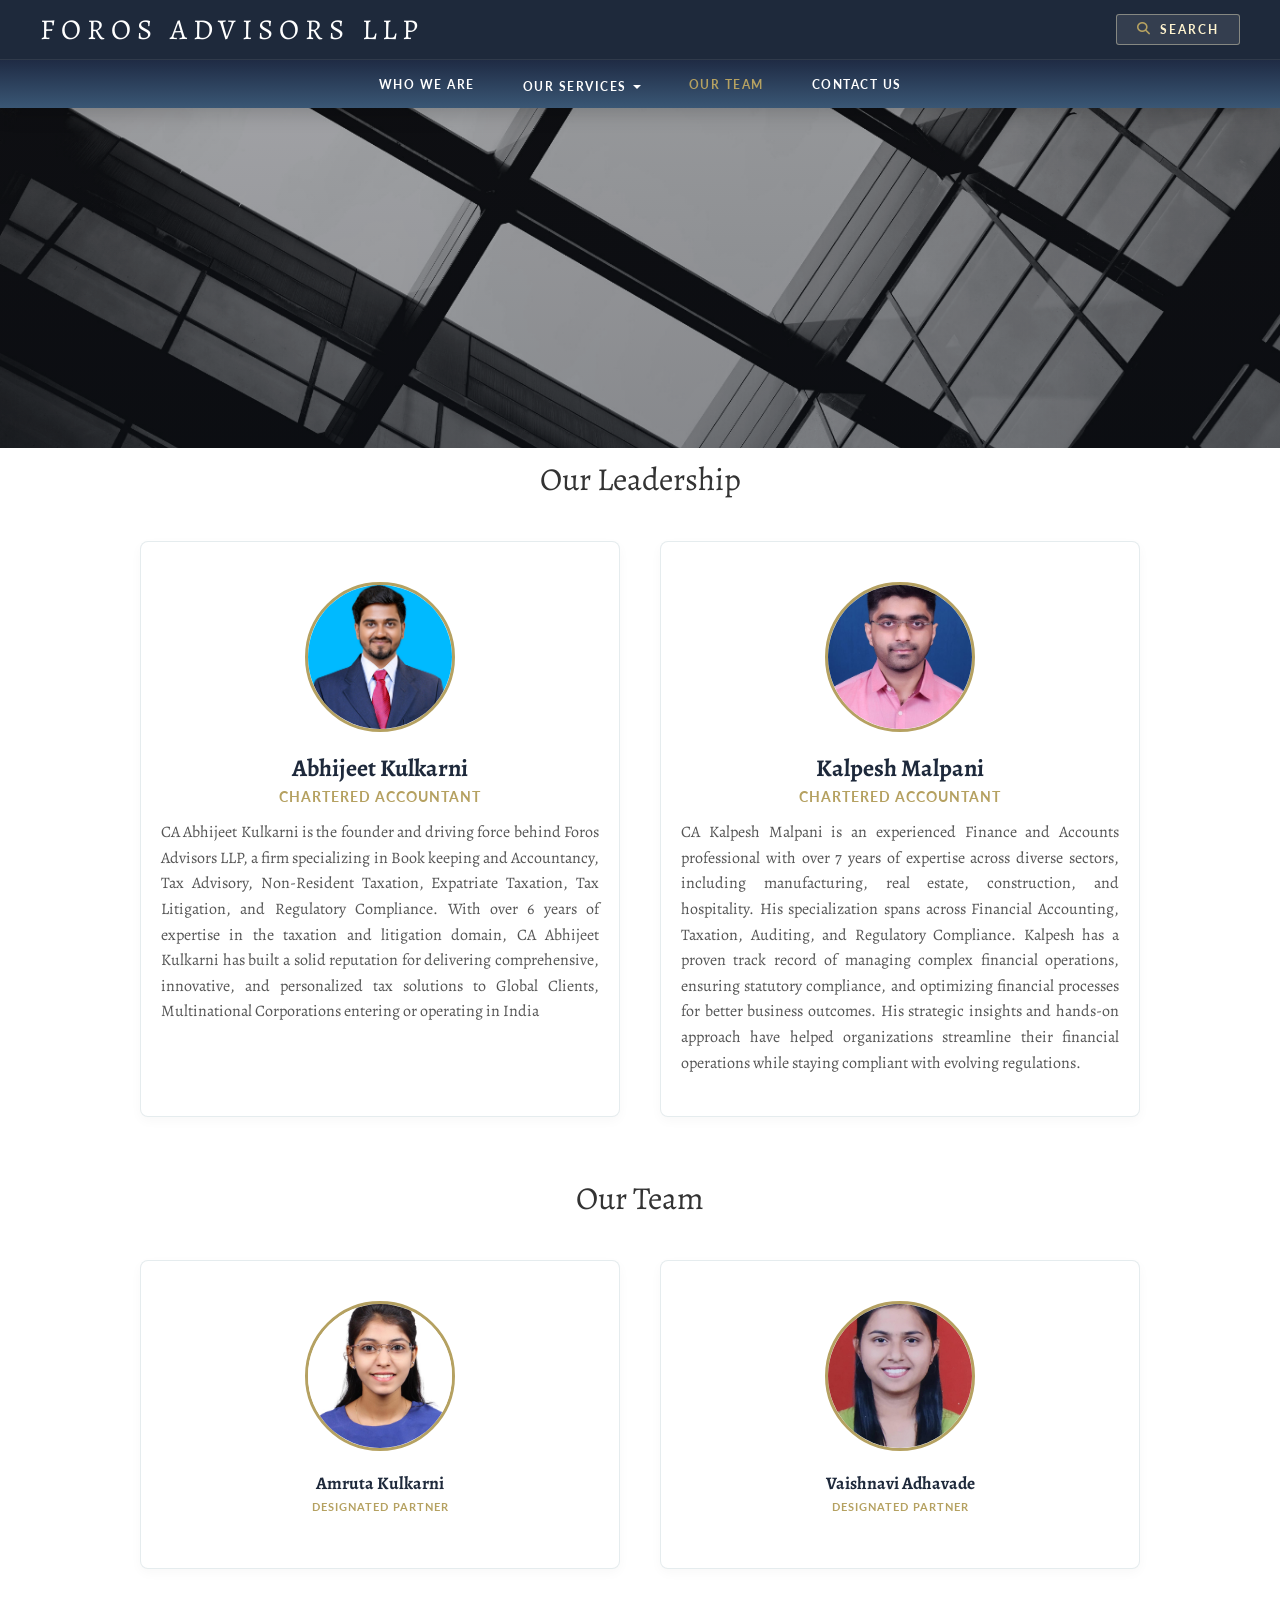
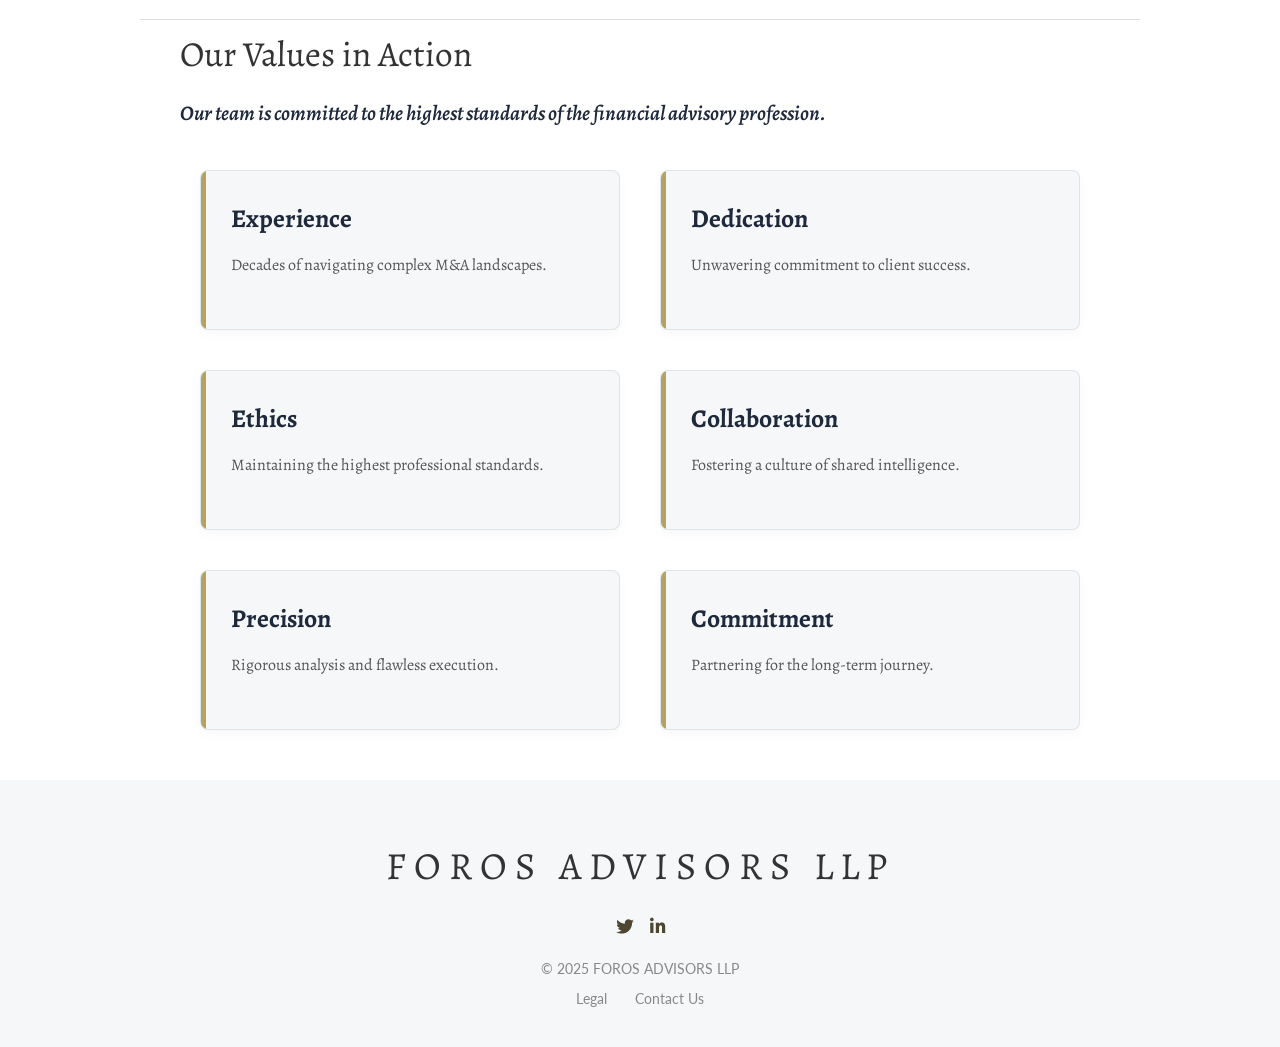
<file: our-team.html>
<!DOCTYPE html>
<html lang="en">

<head>
    <meta charset="UTF-8">
    <meta name="viewport" content="width=device-width, initial-scale=1.0">
    <meta name="description"
        content="Who We Are - FOROS ADVISORS LLP is a premier boutique investment bank providing strategic financial and M&A transaction advice.">
    <title>Our Team | FOROS ADVISORS LLP</title>
    <link rel="preconnect" href="https://fonts.googleapis.com">
    <link rel="preconnect" href="https://fonts.gstatic.com" crossorigin>
    <link
        href="https://fonts.googleapis.com/css2?family=Alegreya:ital,wght@0,400;0,500;0,600;0,700;1,400;1,500&family=Lato:wght@300;400;700;900&display=swap"
        rel="stylesheet">
    <link rel="stylesheet" href="https://cdnjs.cloudflare.com/ajax/libs/font-awesome/6.5.1/css/all.min.css">
    <link rel="stylesheet" href="styles.css">
</head>

<body>

    <!-- Subpage Navigation -->
    <nav class="subnav" id="subnav">
        <div class="subnav__primary">
            <a href="index.html" class="subnav__logo">FOROS ADVISORS LLP</a>
            <div class="subnav__search" id="subnav-search">
                <i class="fas fa-search"></i>
                <span>SEARCH</span>
            </div>
            <button class="header__hamburger" id="hamburger-btn" aria-label="Toggle menu">
                <span></span>
                <span></span>
                <span></span>
            </button>
        </div>
        <div class="subnav__secondary-wrap">
            <div class="subnav__secondary">
                <a href="who-we-are.html" class="subnav__sec-link">Who we are</a>
                <div class="subnav__dropdown-wrap">
                    <a href="our-services.html" class="subnav__sec-link subnav__sec-link--dropdown">Our Services</a>
                    <div class="subnav__dropdown-menu">
                        <a href="book-keeping-accounting.html" class="subnav__dropdown-item">Book-keeping &
                            Accounting</a>
                        <a href="fema-rbi-compliance.html" class="subnav__dropdown-item">FEMA & RBI Compliance</a>
                        <a href="gst-compliance-advisory.html" class="subnav__dropdown-item">GST Compliance &
                            Advisors</a>
                        <a href="nri-taxation.html" class="subnav__dropdown-item">NRI Taxation</a>
                    </div>
                </div>
                <a href="our-team.html" class="subnav__sec-link active">Our Team</a>
                <a href="contact-us.html" class="subnav__sec-link">Contact us</a>
            </div>
        </div>
    </nav>

    <!-- Mobile Nav Overlay -->
    <nav class="mobile-nav" id="mobile-nav">
        <div class="mobile-nav__inner">
            <a href="index.html" class="mobile-nav__link">Home</a>
            <a href="who-we-are.html" class="mobile-nav__link">Who we are</a>
            <a href="our-services.html" class="mobile-nav__link">Our Services</a>
            <a href="book-keeping-accounting.html" class="mobile-nav__link mobile-nav__link--sub">Book-keeping &
                Accounting</a>
            <a href="fema-rbi-compliance.html" class="mobile-nav__link mobile-nav__link--sub">FEMA & RBI Compliance</a>
            <a href="gst-compliance-advisory.html" class="mobile-nav__link mobile-nav__link--sub">GST Compliance &
                Advisors</a>
            <a href="nri-taxation.html" class="mobile-nav__link mobile-nav__link--sub">NRI Taxation</a>
            <a href="our-team.html" class="mobile-nav__link active">Our Team</a>
            <a href="contact-us.html" class="mobile-nav__link">Contact us</a>
            <a href="legal.html" class="mobile-nav__link">Legal</a>
        </div>
    </nav>

    <!-- Search Overlay -->
    <div class="search-overlay" id="search-overlay">
        <div class="search-overlay__inner">
            <button class="search-overlay__close" id="search-close" aria-label="Close search">
                <i class="fas fa-times"></i>
            </button>
            <div class="search-overlay__form">
                <input type="text" class="search-overlay__input" placeholder="Search..." id="search-input"
                    autocomplete="off">
                <button class="search-overlay__btn" aria-label="Search">
                    <i class="fas fa-search"></i>
                </button>
            </div>
        </div>
    </div>

    <!-- Banner -->
    <section class="banner">
        <img src="images/banner-who-we-are.png" alt="Classical architecture with modern skyscrapers"
            class="banner__img">
        <div class="banner__overlay"></div>
    </section>

    <!-- Main Content -->
    <main>
        <!-- Intro Section -->
        <!-- <section class="section section--intro animate-on-scroll">
            <h1 class="section__heading section__heading--italic">
                Our founder and CEO Jean Manas leads our client teams, conducting truly differentiated analyses and
                customized recommendations.
            </h1>
        </section> -->

        <!-- Stats Circles -->
        <!-- <section class="stats">
            <div class="stat animate-on-scroll">
                <div class="stat__circle">
                    <div class="stat__number" data-count="88">0</div>
                    <div class="stat__label">Clients Advised<br>Since 2009</div>
                </div>
            </div>
            <div class="stat animate-on-scroll">
                <div class="stat__circle">
                    <div class="stat__number" data-count="104">0</div>
                    <div class="stat__label">Transactions<br>Since 2009</div>
                </div>
            </div>
            <div class="stat animate-on-scroll">
                <div class="stat__circle">
                    <div class="stat__number" data-count="78" data-prefix="$" data-suffix="bn">0</div>
                    <div class="stat__label">Deal Volume<br>Since 2009</div>
                </div>
            </div>
        </section> -->

        <!-- Leadership Section -->
        <section class="section animate-on-scroll">
            <h2 class="section__heading section__heading--small">Our Leadership</h2>
            <!-- <p class="section__subheading">Senior expertise and direct engagement at every level of our client work.</p> -->

            <div class="grid-container grid--3">
                <!-- Jean Manas -->
                <div class="card card--team">
                    <div class="card__image-wrap">
                        <img src="images/abhijeet.jpeg" alt="Abhijeet Kulkarni" class="card__image">
                    </div>
                    <h3 class="card__name">Abhijeet Kulkarni</h3>
                    <div class="card__role">Chartered Accountant</div>
                    <p class="card__bio">CA Abhijeet Kulkarni is the founder and driving force behind Foros Advisors
                        LLP, a firm specializing in Book keeping and Accountancy, Tax Advisory, Non-Resident Taxation,
                        Expatriate Taxation, Tax Litigation, and Regulatory Compliance. With over 6 years of expertise
                        in the taxation and litigation domain, CA Abhijeet Kulkarni has built a solid reputation for
                        delivering comprehensive, innovative, and personalized tax solutions to Global Clients,
                        Multinational Corporations entering or operating in India</p>
                </div>

                <!-- Placeholder 1 -->
                <div class="card card--team">
                    <div class="card__image-wrap">
                        <img src="images/kalpesh.jpeg" alt="Kalpesh Malpani" class="card__image">
                    </div>
                    <h3 class="card__name">Kalpesh Malpani</h3>
                    <div class="card__role">Chartered Accountant</div>
                    <p class="card__bio">CA Kalpesh Malpani is an experienced Finance and Accounts professional with
                        over 7 years of expertise across diverse sectors, including manufacturing, real estate,
                        construction, and hospitality. His specialization spans across Financial Accounting, Taxation,
                        Auditing, and Regulatory Compliance. Kalpesh has a proven track record of managing complex
                        financial operations, ensuring statutory compliance, and optimizing financial processes for
                        better business outcomes. His strategic insights and hands-on approach have helped organizations
                        streamline their financial operations while staying compliant with evolving regulations.</p>
                </div>

                <!-- Placeholder 2 -->
                <!-- <div class="card card--team">
                    <div class="card__image-wrap">
                        <img src="https://images.unsplash.com/photo-1519085184628-66e73021bfb8?q=80&w=300&auto=format&fit=crop"
                            alt="Team Member" class="card__image">
                    </div>
                    <h3 class="card__name">John Smith</h3>
                    <div class="card__role">Senior Advisor</div>
                    <p class="card__bio">Specializing in capital markets and financial restructuring for global
                        enterprises across multiple industries.</p>
                </div> -->
            </div>
        </section>

        <!-- Advisory Team Section -->
        <section class="section animate-on-scroll">
            <h2 class="section__heading section__heading--small">Our Team</h2>
            <!-- <p class="section__subheading">Intellectual capacity and ethical standards at the core of our team.</p> -->

            <div class="grid-container grid--4">
                <div class="card card--team">
                    <div class="card__image-wrap">
                        <img src="images/amruta.jpeg" alt="Amruta Kulkarni" class="card__image">
                    </div>
                    <h3 class="card__name" style="font-size:1.1rem;">Amruta Kulkarni</h3>
                    <div class="card__role" style="font-size:0.7rem;">Designated Partner</div>
                </div>
                <div class="card card--team">
                    <div class="card__image-wrap">
                        <img src="images/vaishnavi.jpeg" alt="Vaishnavi Adhavade" class="card__image">
                    </div>
                    <h3 class="card__name" style="font-size:1.1rem;">Vaishnavi Adhavade</h3>
                    <div class="card__role" style="font-size:0.7rem;">Designated Partner </div>
                </div>
                <!-- <div class="card card--team">
                    <div class="card__image-wrap">
                        <div class="card__image"
                            style="background:var(--color-teal-dark);display:flex;align-items:center;justify-content:center;color:white;font-size:3rem;">
                            <i class="fas fa-chart-line"></i>
                        </div>
                    </div>
                    <h3 class="card__name" style="font-size:1.1rem;">Research</h3>
                    <div class="card__role" style="font-size:0.7rem;">Strategic Analysts</div>
                </div>
                <div class="card card--team">
                    <div class="card__image-wrap">
                        <div class="card__image"
                            style="background:var(--color-teal-dark);display:flex;align-items:center;justify-content:center;color:white;font-size:3rem;">
                            <i class="fas fa-scale-balanced"></i>
                        </div>
                    </div>
                    <h3 class="card__name" style="font-size:1.1rem;">Compliance</h3>
                    <div class="card__role" style="font-size:0.7rem;">Risk Management</div>
                </div>
            </div> -->
        </section>

        <!-- Team Impact Section -->
        <section class="clients animate-on-scroll">
            <h2 class="clients__heading">Our Values in Action</h2>
            <p class="clients__subheading">Our team is committed to the highest standards of the financial advisory
                profession.</p>
            <div class="grid-container grid--3" style="max-width: 1200px; margin: 40px auto; padding: 0 20px;">
                <div class="card card--value">
                    <h3 class="card__title">Experience</h3>
                    <p class="section__text" style="font-size: 1rem;">Decades of navigating complex M&A landscapes.</p>
                </div>
                <div class="card card--value">
                    <h3 class="card__title">Dedication</h3>
                    <p class="section__text" style="font-size: 1rem;">Unwavering commitment to client success.</p>
                </div>
                <div class="card card--value">
                    <h3 class="card__title">Ethics</h3>
                    <p class="section__text" style="font-size: 1rem;">Maintaining the highest professional standards.
                    </p>
                </div>
                <div class="card card--value">
                    <h3 class="card__title">Collaboration</h3>
                    <p class="section__text" style="font-size: 1rem;">Fostering a culture of shared intelligence.</p>
                </div>
                <div class="card card--value">
                    <h3 class="card__title">Precision</h3>
                    <p class="section__text" style="font-size: 1rem;">Rigorous analysis and flawless execution.</p>
                </div>
                <div class="card card--value">
                    <h3 class="card__title">Commitment</h3>
                    <p class="section__text" style="font-size: 1rem;">Partnering for the long-term journey.</p>
                </div>
            </div>
        </section>
    </main>

    <!-- Footer -->
    <footer class="footer" id="footer">
        <div class="footer__inner">
            <div class="footer__logo">FOROS ADVISORS LLP</div>
            <div class="footer__social">
                <a href="#" class="footer__social-link" aria-label="Twitter"><i class="fab fa-twitter"></i></a>
                <a href="#" class="footer__social-link" aria-label="LinkedIn"><i class="fab fa-linkedin-in"></i></a>
            </div>
            <div class="footer__copyright">&copy; 2025 FOROS ADVISORS LLP</div>
            <div class="footer__links">
                <a href="legal.html">Legal</a>
                <!-- <a href="join-foros.html" style="display: inline-block; margin-right: 15px;">Join FOROS ADVISORS LLP</a> -->
                <a href="contact-us.html">Contact Us</a>
            </div>
        </div>
    </footer>

    <script src="script.js"></script>
</body>

</html>
</file>
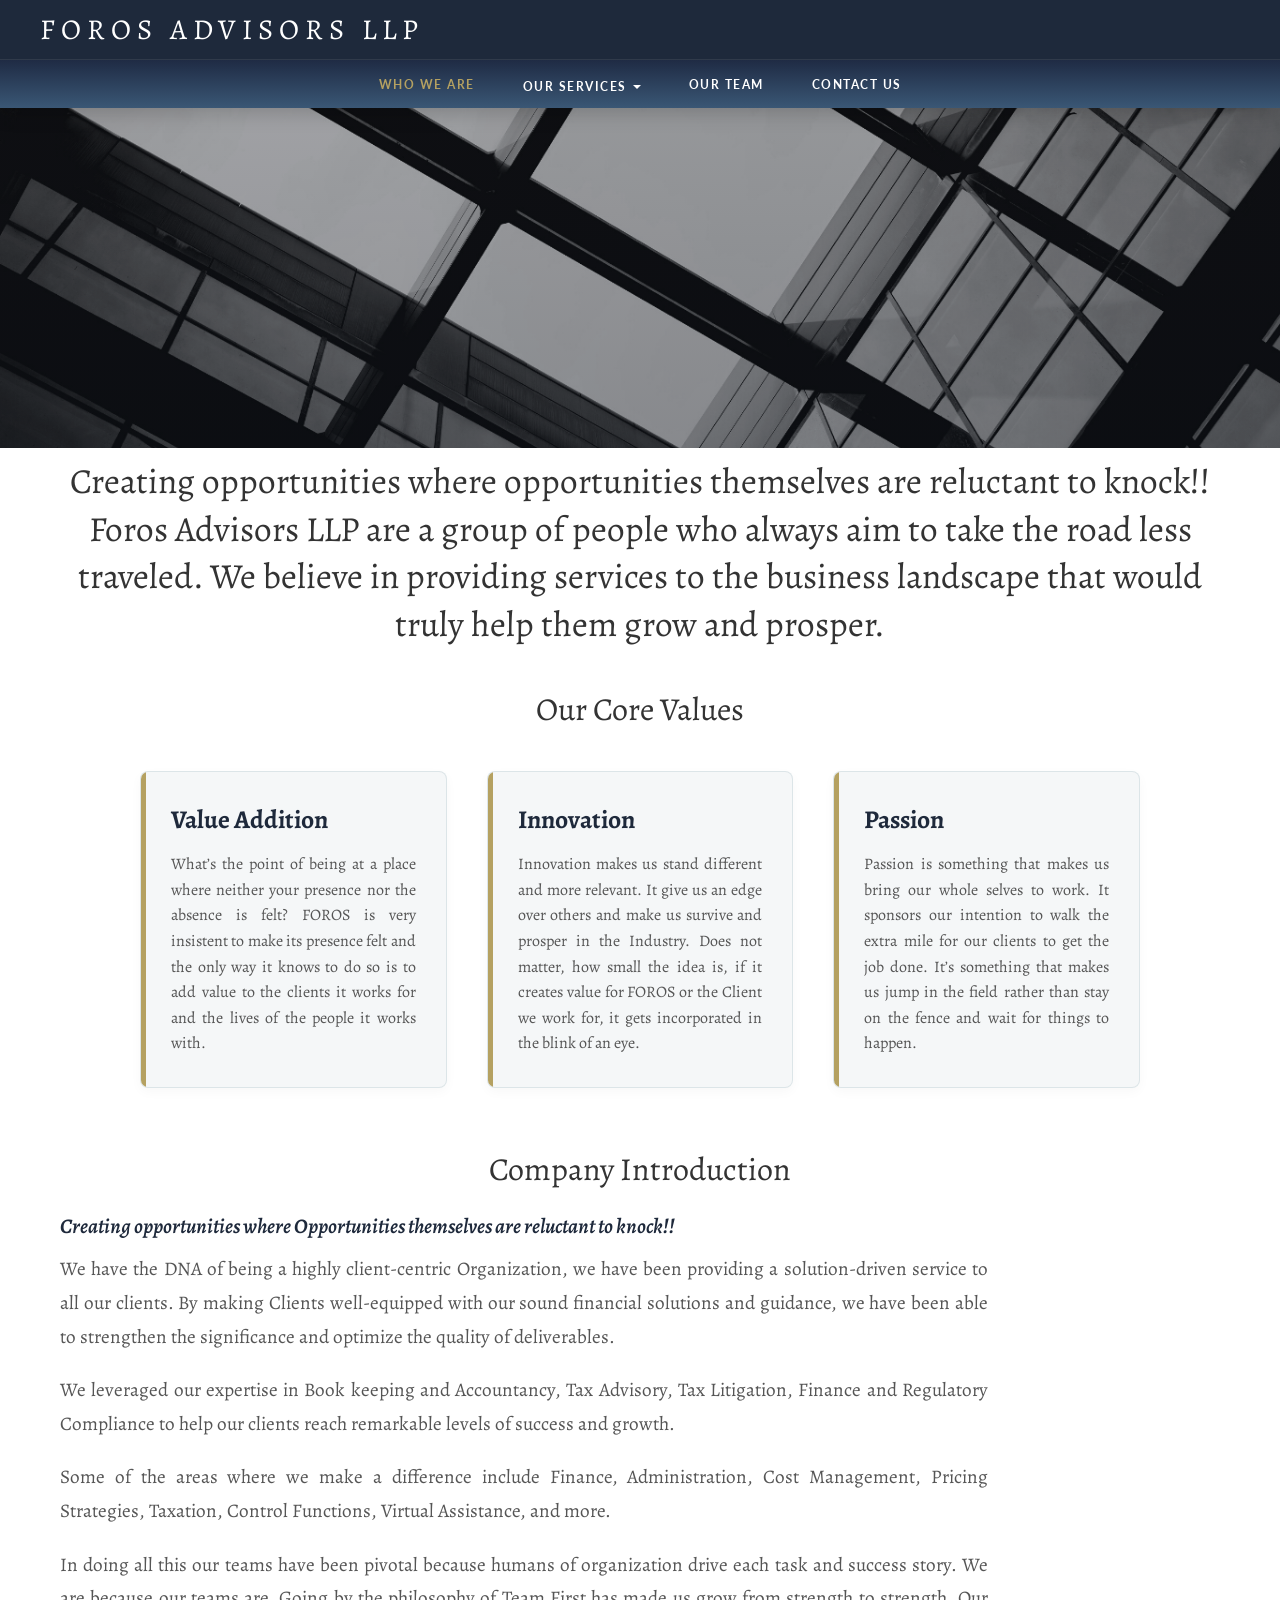
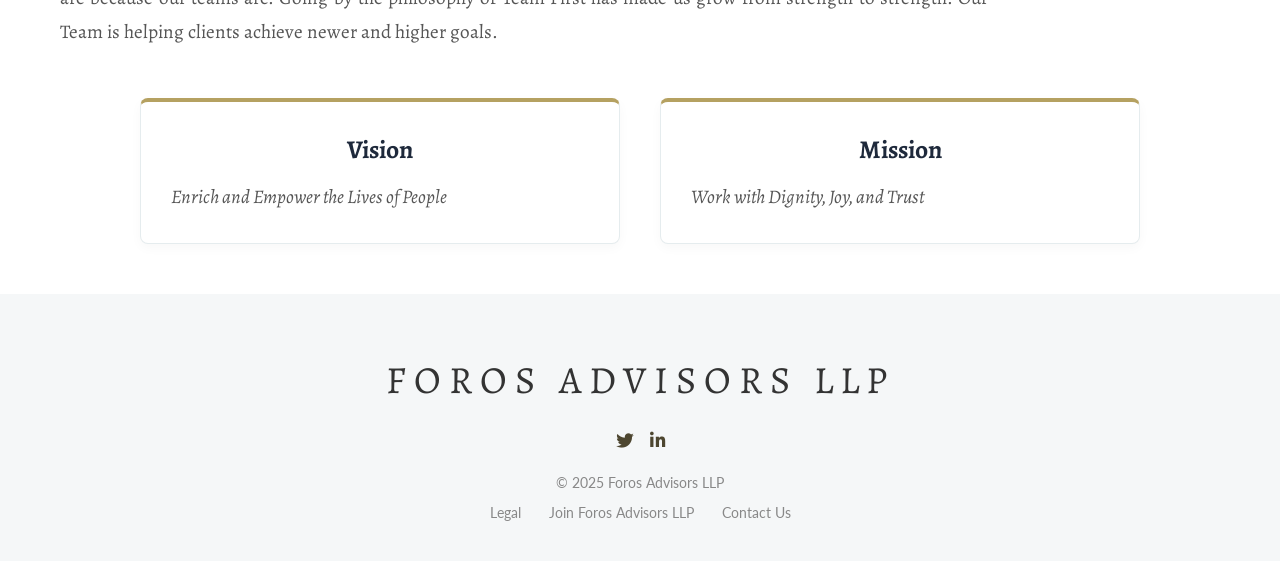
<file: who-we-are.html>
<!DOCTYPE html>
<html lang="en">

<head>
    <meta charset="UTF-8">
    <meta name="viewport" content="width=device-width, initial-scale=1.0">
    <meta name="description"
        content="Who We Are - Foros Advisors LLP is a premier boutique investment bank providing strategic financial and M&A transaction advice.">
    <title>Who We Are | Foros Advisors LLP</title>
    <link rel="preconnect" href="https://fonts.googleapis.com">
    <link rel="preconnect" href="https://fonts.gstatic.com" crossorigin>
    <link
        href="https://fonts.googleapis.com/css2?family=Alegreya:ital,wght@0,400;0,500;0,600;0,700;1,400;1,500&family=Lato:wght@300;400;700;900&display=swap"
        rel="stylesheet">
    <link rel="stylesheet" href="https://cdnjs.cloudflare.com/ajax/libs/font-awesome/6.5.1/css/all.min.css">
    <link rel="stylesheet" href="styles.css">
</head>

<body>

    <!-- Subpage Navigation -->
    <nav class="subnav" id="subnav">
        <div class="subnav__primary">
            <a href="index.html" class="subnav__logo">FOROS ADVISORS LLP</a>
            <!-- <div class="subnav__search" id="subnav-search">
                <i class="fas fa-search"></i>
                <span>SEARCH</span>
            </div> -->
            <button class="header__hamburger" id="hamburger-btn" aria-label="Toggle menu">
                <span></span>
                <span></span>
                <span></span>
            </button>
        </div>
        <div class="subnav__secondary-wrap">
            <div class="subnav__secondary">
                <a href="who-we-are.html" class="subnav__sec-link active">Who we are</a>
                <div class="subnav__dropdown-wrap">
                    <a href="our-services.html" class="subnav__sec-link subnav__sec-link--dropdown">Our Services</a>
                    <div class="subnav__dropdown-menu">
                        <a href="book-keeping-accounting.html" class="subnav__dropdown-item">Book-keeping &
                            Accounting</a>
                        <a href="fema-rbi-compliance.html" class="subnav__dropdown-item">FEMA & RBI Compliance</a>
                        <a href="gst-compliance-advisory.html" class="subnav__dropdown-item">GST Compliance &
                            Advisors</a>
                        <a href="nri-taxation.html" class="subnav__dropdown-item">NRI Taxation</a>
                    </div>
                </div>
                <a href="our-team.html" class="subnav__sec-link">Our Team</a>
                <a href="contact-us.html" class="subnav__sec-link">Contact us</a>
            </div>
        </div>
    </nav>

    <!-- Mobile Nav Overlay -->
    <nav class="mobile-nav" id="mobile-nav">
        <div class="mobile-nav__inner">
            <a href="index.html" class="mobile-nav__link">Home</a>
            <a href="who-we-are.html" class="mobile-nav__link active">Who we are</a>
            <a href="our-services.html" class="mobile-nav__link">Our Services</a>
            <a href="book-keeping-accounting.html" class="mobile-nav__link mobile-nav__link--sub">Book-keeping &
                Accounting</a>
            <a href="fema-rbi-compliance.html" class="mobile-nav__link mobile-nav__link--sub">FEMA & RBI Compliance</a>
            <a href="gst-compliance-advisory.html" class="mobile-nav__link mobile-nav__link--sub">GST Compliance &
                Advisors</a>
            <a href="nri-taxation.html" class="mobile-nav__link mobile-nav__link--sub">NRI Taxation</a>
            <a href="our-team.html" class="mobile-nav__link">Our Team</a>
            <a href="contact-us.html" class="mobile-nav__link">Contact us</a>
            <a href="legal.html" class="mobile-nav__link">Legal</a>
        </div>
    </nav>

    <!-- Search Overlay -->
    <div class="search-overlay" id="search-overlay">
        <div class="search-overlay__inner">
            <button class="search-overlay__close" id="search-close" aria-label="Close search">
                <i class="fas fa-times"></i>
            </button>
            <div class="search-overlay__form">
                <input type="text" class="search-overlay__input" placeholder="Search..." id="search-input"
                    autocomplete="off">
                <button class="search-overlay__btn" aria-label="Search">
                    <i class="fas fa-search"></i>
                </button>
            </div>
        </div>
    </div>

    <!-- Banner -->
    <section class="banner">
        <img src="images/banner-who-we-are.png" alt="Classical architecture with modern skyscrapers"
            class="banner__img">
        <div class="banner__overlay"></div>
    </section>

    <!-- Main Content -->
    <main>
        <!-- Intro Section -->
        <section class="section animate-on-scroll">
            <h2 class="section__heading">
                Creating opportunities where opportunities themselves are reluctant to knock!!
                Foros Advisors LLP are a group of people who always aim to take the road less traveled.
                We believe in providing services to the business landscape that would truly help them
                grow and prosper.
            </h2>
        </section>

        <!-- Our Core values -->
        <section class="section animate-on-scroll">
            <h2 class="section__heading section__heading--small">Our Core Values</h2>
            <div class="grid-container grid--3">
                <div class="card card--value">
                    <h3 class="card__title">Value Addition</h3>
                    <p class="card__bio">What’s the point of being at a place where neither your presence nor the
                        absence is felt? FOROS is very insistent to make its presence felt and the only way it knows to
                        do so is to add value to the clients it works for and the lives of the people it works with.</p>
                </div>
                <div class="card card--value">
                    <h3 class="card__title">Innovation</h3>
                    <p class="card__bio">Innovation makes us stand different and more relevant. It give us an edge over
                        others and make us survive and prosper in the Industry. Does not matter, how small the idea is,
                        if it creates value for FOROS or the Client we work for, it gets incorporated in the blink of an
                        eye.</p>
                </div>
                <div class="card card--value">
                    <h3 class="card__title">Passion</h3>
                    <p class="card__bio">Passion is something that makes us bring our whole selves to work. It sponsors
                        our intention to walk the extra mile for our clients to get the job done. It’s something that
                        makes us jump in the field rather than stay on the fence and wait for things to happen.</p>
                </div>
            </div>
        </section>

        <!-- Company Introduction -->
        <section class="section animate-on-scroll">
            <h2 class="section__heading section__heading--small">Company Introduction</h2>
            <p class="section__subheading">Creating opportunities where Opportunities themselves are reluctant to
                knock!!</p>
            <p class="section__text">
                We have the DNA of being a highly client-centric Organization, we have been providing a solution-driven
                service to all our clients. By making Clients well-equipped with our sound financial solutions and
                guidance, we have been able to strengthen the significance and optimize the quality of deliverables.
            </p>
            <p class="section__text">
                We leveraged our expertise in Book keeping and Accountancy, Tax Advisory, Tax Litigation, Finance and
                Regulatory Compliance to help
                our clients reach remarkable levels of success and growth.
            </p>
            <p class="section__text">
                Some of the areas where we make a difference include Finance, Administration, Cost Management, Pricing
                Strategies, Taxation, Control Functions, Virtual Assistance, and more.
            </p>
            <p class="section__text">
                In doing all this our teams have been pivotal because humans of organization drive each task and success
                story. We are because our teams are. Going by the philosophy of Team First has made us grow from
                strength to strength. Our Team is helping clients achieve newer and higher goals.
            </p>

            <div class="grid-container grid--2" style="margin-top: 50px;">
                <div class="card card--service" style="border-top: 4px solid var(--color-gold);">
                    <h3 class="card__title">Vision</h3>
                    <p class="card__bio" style="font-size: 1.2rem; font-style: italic;">Enrich and Empower the Lives of
                        People</p>
                </div>
                <div class="card card--service" style="border-top: 4px solid var(--color-gold);">
                    <h3 class="card__title">Mission</h3>
                    <p class="card__bio" style="font-size: 1.2rem; font-style: italic;">Work with Dignity, Joy, and
                        Trust</p>
                </div>
            </div>
        </section>
    </main>
    <!-- Footer -->
    <footer class="footer" id="footer">
        <div class="footer__inner">
            <div class="footer__logo">FOROS ADVISORS LLP</div>
            <div class="footer__social">
                <a href="#" class="footer__social-link" aria-label="Twitter"><i class="fab fa-twitter"></i></a>
                <a href="#" class="footer__social-link" aria-label="LinkedIn"><i class="fab fa-linkedin-in"></i></a>
            </div>
            <div class="footer__copyright">&copy; 2025 Foros Advisors LLP</div>
            <div class="footer__links">
                <a href="legal.html">Legal</a>
                <a href="join-foros.html">Join Foros Advisors LLP</a>
                <a href="contact-us.html">Contact Us</a>
            </div>
        </div>
    </footer>

    <script src="script.js"></script>
</body>

</html>
</file>
<file: styles.css>
/* ===================================================
   FOROS ADVISORS LLP GROUP - Website Clone
   CSS Stylesheet
   =================================================== */

/* ---------- CSS Variables / Design Tokens ---------- */
:root {
    --color-teal-dark: #1e293b;
    --color-teal-medium: #22334d;
    --color-teal-light: #334155;
    --color-teal-secondary: #475569;
    --color-gold: #b5a161;
    --color-gold-dark: #4d4630;
    --color-gold-light: #c9b974;
    --color-cream: #fff4cf;
    --color-white: #ffffff;
    --color-off-white: #f5f7f8;
    --color-gray: #888888;
    --color-text-dark: #333333;
    --color-text-body: #555555;

    --font-serif: 'Alegreya', Georgia, 'Times New Roman', serif;
    --font-sans: 'Lato', 'Helvetica Neue', Arial, sans-serif;

    --header-height: 60px;
    --transition-speed: 0.3s;
    --transition-slow: 0.6s;
}

/* ---------- Loader ---------- */
.loader-wrapper {
    position: fixed;
    top: 0;
    left: 0;
    width: 100%;
    height: 100%;
    background: var(--color-teal-dark);
    display: flex;
    flex-direction: column;
    justify-content: center;
    align-items: center;
    z-index: 9999;
    transition: opacity 0.5s ease, visibility 0.5s ease;
}

.loader {
    width: 100px;
    height: 100px;
    border: 3px solid rgba(255, 255, 255, 0.1);
    border-radius: 50%;
    border-top-color: var(--color-gold);
    animation: spin 0.5s linear infinite;
    margin-bottom: 20px;
}

.loader-text {
    font-family: var(--font-serif);
    color: var(--color-white);
    letter-spacing: 4px;
    font-size: 2.5rem;
    text-transform: uppercase;
}

@keyframes spin {
    0% {
        transform: rotate(0deg);
    }

    100% {
        transform: rotate(360deg);
    }
}

.loader-wrapper.fade-out {
    opacity: 0;
    visibility: hidden;
}

/* ---------- Reset & Base ---------- */
*,
*::before,
*::after {
    margin: 0;
    padding: 0;
    box-sizing: border-box;
}

html {
    scroll-behavior: smooth;
    font-size: 16px;
}

body {
    font-family: var(--font-sans);
    color: var(--color-text-dark);
    background: var(--color-white);
    overflow-x: hidden;
    -webkit-font-smoothing: antialiased;
    -moz-osx-font-smoothing: grayscale;
}

a {
    text-decoration: none;
    color: inherit;
    transition: color var(--transition-speed) ease, opacity var(--transition-speed) ease;
}

ul,
ol {
    list-style: none;
}

img {
    max-width: 100%;
    height: auto;
    display: block;
}

/* ---------- Header (Homepage) ---------- */
.header {
    position: fixed;
    top: 0;
    left: 0;
    width: 100%;
    z-index: 1000;
    transition: background var(--transition-speed) ease, box-shadow var(--transition-speed) ease;
}

.header--home {
    background: transparent;
}

.header--home .header__logo {
    opacity: 0;
    visibility: hidden;
    pointer-events: none;
}

.header--home.scrolled {
    background: linear-gradient(180deg, #141e30 0%, #243b55 100%);
    box-shadow: 0 2px 20px rgba(0, 0, 0, 0.3);
}

.header--home.scrolled .header__logo {
    opacity: 1;
    visibility: visible;
    pointer-events: auto;
}

.header--subpage {
    background: var(--color-teal-dark);
    box-shadow: 0 2px 20px rgba(0, 0, 0, 0.2);
}

.header__inner {
    display: flex;
    align-items: center;
    justify-content: space-between;
    padding: 0 40px;
    height: var(--header-height);
    max-width: 1400px;
    margin: 0 auto;
}

.header__logo {
    font-family: var(--font-serif);
    font-size: 2rem;
    font-weight: 400;
    color: var(--color-white);
    letter-spacing: 6px;
    transition: opacity var(--transition-speed);
}

.header__logo:hover {
    opacity: 0.85;
}

.header__search {
    display: flex;
    align-items: center;
    gap: 8px;
    background: rgba(255, 255, 255, 0.12);
    border: 1px solid rgba(255, 244, 207, 0.5);
    padding: 8px 24px;
    border-radius: 3px;
    color: var(--color-cream);
    cursor: pointer;
    font-family: var(--font-sans);
    font-size: 0.8rem;
    font-weight: 700;
    letter-spacing: 2px;
    transition: all var(--transition-speed) ease;
}

.header__search:hover {
    background: rgba(255, 255, 255, 0.2);
    border-color: var(--color-cream);
}

.header__search i {
    color: var(--color-gold);
    font-size: 0.85rem;
}

/* Hamburger */
.header__hamburger {
    display: none;
    flex-direction: column;
    justify-content: center;
    align-items: center;
    gap: 5px;
    background: none;
    border: none;
    cursor: pointer;
    padding: 5px;
    z-index: 1100;
}

.header__hamburger span {
    display: block;
    width: 26px;
    height: 2px;
    background: var(--color-white);
    transition: all var(--transition-speed) ease;
    border-radius: 2px;
}

.header__hamburger.active span:nth-child(1) {
    transform: rotate(45deg) translate(5px, 5px);
}

.header__hamburger.active span:nth-child(2) {
    opacity: 0;
}

.header__hamburger.active span:nth-child(3) {
    transform: rotate(-45deg) translate(5px, -5px);
}

/* ---------- Subpage Navigation ---------- */
.subnav {
    position: fixed;
    top: 0;
    left: 0;
    width: 100%;
    z-index: 1000;
    background: var(--color-teal-dark);
    box-shadow: 0 4px 20px rgba(0, 0, 0, 0.2);
    backdrop-filter: blur(8px);
    -webkit-backdrop-filter: blur(8px);
}

.subnav__primary {
    display: flex;
    align-items: center;
    justify-content: flex-start;
    gap: 0;
    padding: 0 40px;
    height: 60px;
    max-width: 1400px;
    margin: 0 auto;
    border-bottom: 1px solid rgba(255, 255, 255, 0.08);
}

.subnav__logo {
    font-family: var(--font-serif);
    font-size: 1.8rem;
    font-weight: 400;
    color: var(--color-white);
    letter-spacing: 6px;
    margin-right: 40px;
    flex-shrink: 0;
}

.subnav__logo:hover {
    opacity: 0.85;
}

.subnav__links {
    display: flex;
    align-items: center;
    gap: 0;
    flex: 1;
}

.subnav__link {
    font-family: var(--font-sans);
    font-size: 0.75rem;
    font-weight: 700;
    letter-spacing: 1.5px;
    text-transform: uppercase;
    color: var(--color-white);
    padding: 20px 16px;
    position: relative;
    transition: color var(--transition-speed);
    white-space: nowrap;
}

.subnav__link:hover,
.subnav__link.active {
    color: var(--color-gold);
}

.subnav__link--dropdown::after {
    content: '';
    display: inline-block;
    width: 0;
    height: 0;
    border-left: 4px solid transparent;
    border-right: 4px solid transparent;
    border-top: 4px solid currentColor;
    margin-left: 6px;
    vertical-align: middle;
}

.subnav__link--dropdown.open::after {
    border-top: none;
    border-bottom: 4px solid currentColor;
}

.subnav__search {
    display: flex;
    align-items: center;
    gap: 8px;
    background: rgba(255, 255, 255, 0.1);
    border: 1px solid rgba(255, 244, 207, 0.4);
    padding: 7px 20px;
    border-radius: 3px;
    color: var(--color-cream);
    cursor: pointer;
    font-family: var(--font-sans);
    font-size: 0.75rem;
    font-weight: 700;
    letter-spacing: 2px;
    margin-left: auto;
    flex-shrink: 0;
    transition: all var(--transition-speed) ease;
}

.subnav__search:hover {
    background: rgba(255, 255, 255, 0.18);
}

.subnav__search i {
    color: var(--color-gold);
    font-size: 0.8rem;
}

/* Secondary Nav Row */
.subnav__secondary {
    display: flex;
    align-items: center;
    justify-content: center;
    gap: 0;
    padding: 0 40px;
    height: 48px;
    max-width: 1400px;
    margin: 0 auto;
    background: linear-gradient(180deg, #1f2b44 0%, #3a5775 100%);
}

.subnav__sec-link {
    font-family: var(--font-sans);
    font-size: 0.75rem;
    font-weight: 700;
    letter-spacing: 1.5px;
    text-transform: uppercase;
    color: var(--color-white);
    padding: 14px 24px;
    position: relative;
    transition: color var(--transition-speed);
    white-space: nowrap;
}

.subnav__sec-link:hover,
.subnav__sec-link.active {
    color: var(--color-gold);
}

.subnav__dropdown-wrap {
    position: relative;
    display: inline-block;
}

.subnav__sec-link--dropdown::after {
    content: '';
    display: inline-block;
    width: 0;
    height: 0;
    border-left: 4px solid transparent;
    border-right: 4px solid transparent;
    border-top: 4px solid currentColor;
    margin-left: 6px;
    vertical-align: middle;
}

.subnav__sec-link--dropdown.open::after {
    border-top: none;
    border-bottom: 4px solid currentColor;
}

.subnav__dropdown-menu {
    position: absolute;
    top: 100%;
    left: 0;
    background: var(--color-teal-dark);
    min-width: 240px;
    box-shadow: 0 10px 30px rgba(0, 0, 0, 0.4);
    opacity: 0;
    visibility: hidden;
    transform: translateY(15px);
    transition: all 0.35s cubic-bezier(0.165, 0.84, 0.44, 1);
    z-index: 100;
    border-top: 2px solid var(--color-gold);
    display: block !important;
}

/* Open via JS class or CSS hover */
.subnav__dropdown-wrap:hover .subnav__dropdown-menu,
.subnav__sec-link--dropdown.open+.subnav__dropdown-menu {
    opacity: 1;
    visibility: visible;
    transform: translateY(0);
}

.subnav__dropdown-item {
    display: block;
    font-family: var(--font-sans);
    font-size: 0.7rem;
    font-weight: 700;
    letter-spacing: 1.2px;
    text-transform: uppercase;
    color: var(--color-white);
    padding: 16px 24px;
    border-bottom: 1px solid rgba(255, 255, 255, 0.05);
    transition: all 0.3s ease;
}

.subnav__dropdown-item:last-child {
    border-bottom: none;
}

.subnav__dropdown-item:hover {
    color: var(--color-gold);
    background: rgba(255, 255, 255, 0.05);
}

.subnav__secondary-wrap {
    background: linear-gradient(180deg, #1f2b44 0%, #3a5775 100%);
}

/* Mobile Nav Overlay */
.mobile-nav {
    position: fixed;
    top: 0;
    right: -100%;
    width: 100%;
    max-width: 360px;
    height: 100vh;
    background: var(--color-teal-dark);
    z-index: 1050;
    transition: right var(--transition-speed) ease;
    overflow-y: auto;
    padding-top: 80px;
}

.mobile-nav.open {
    right: 0;
}

.mobile-nav__inner {
    display: flex;
    flex-direction: column;
    padding: 20px 30px;
}

.mobile-nav__link {
    font-family: var(--font-sans);
    font-size: 0.85rem;
    font-weight: 700;
    letter-spacing: 1.5px;
    text-transform: uppercase;
    color: var(--color-white);
    padding: 14px 0;
    border-bottom: 1px solid rgba(255, 255, 255, 0.08);
    transition: color var(--transition-speed);
}

.mobile-nav__link:hover,
.mobile-nav__link.active {
    color: var(--color-gold);
}

.mobile-nav__link--sub {
    padding-left: 24px;
    font-size: 0.78rem;
    font-weight: 400;
    opacity: 0.85;
}

/* ---------- Search Overlay ---------- */
.search-overlay {
    position: fixed;
    top: 0;
    left: 0;
    width: 100%;
    height: 100%;
    background: rgba(0, 50, 60, 0.98);
    backdrop-filter: blur(10px);
    -webkit-backdrop-filter: blur(10px);
    z-index: 2000;
    display: flex;
    align-items: center;
    justify-content: center;
    opacity: 0;
    visibility: hidden;
    transition: opacity var(--transition-speed) ease, visibility var(--transition-speed) ease;
}

.search-overlay.open {
    opacity: 1;
    visibility: visible;
}

.search-overlay__inner {
    width: 90%;
    max-width: 600px;
    position: relative;
}

.search-overlay__close {
    position: absolute;
    top: -60px;
    right: 0;
    background: none;
    border: none;
    color: var(--color-white);
    font-size: 1.8rem;
    cursor: pointer;
    transition: opacity var(--transition-speed);
}

.search-overlay__close:hover {
    opacity: 0.7;
}

.search-overlay__form {
    display: flex;
    align-items: center;
    border-bottom: 2px solid rgba(255, 255, 255, 0.3);
}

.search-overlay__input {
    flex: 1;
    background: transparent;
    border: none;
    outline: none;
    color: var(--color-white);
    font-family: var(--font-serif);
    font-size: 2rem;
    padding: 16px 0;
}

.search-overlay__input::placeholder {
    color: rgba(255, 255, 255, 0.4);
}

.search-overlay__btn {
    background: none;
    border: none;
    color: var(--color-gold);
    font-size: 1.4rem;
    cursor: pointer;
    padding: 16px;
    transition: opacity var(--transition-speed);
}

.search-overlay__btn:hover {
    opacity: 0.7;
}

.search-overlay__results {
    margin-top: 40px;
    max-height: 60vh;
    overflow-y: auto;
    padding-right: 10px;
}

.search-overlay__result-item {
    display: block;
    padding: 20px;
    background: rgba(255, 255, 255, 0.05);
    border-radius: 4px;
    margin-bottom: 15px;
    border-left: 3px solid var(--color-gold);
    transition: all var(--transition-speed) ease;
}

.search-overlay__result-item:hover {
    background: rgba(255, 255, 255, 0.1);
    transform: translateX(5px);
}

.search-overlay__result-item h3 {
    font-family: var(--font-serif);
    color: var(--color-white);
    font-size: 1.4rem;
    margin-bottom: 5px;
}

.search-overlay__result-item p {
    color: var(--color-gold);
    font-size: 0.85rem;
    font-weight: 700;
}

.search-overlay__no-results {
    color: var(--color-white);
    font-family: var(--font-serif);
    font-style: italic;
    opacity: 0.7;
    margin-top: 20px;
}

/* ---------- Hero Section ---------- */
.hero {
    position: relative;
    width: 100%;
    height: 100vh;
    min-height: 600px;
    display: flex;
    align-items: center;
    justify-content: center;
    overflow: hidden;
}

.hero__bg {
    position: absolute;
    top: 0;
    left: 0;
    width: 100%;
    height: 100%;
}

.hero__bg-img {
    width: 100%;
    height: 100%;
    object-fit: cover;
    object-position: center;
}

.hero__overlay {
    position: absolute;
    top: 0;
    left: 0;
    width: 100%;
    height: 100%;
    background: linear-gradient(180deg,
            rgba(30, 41, 59, 0.35) 0%,
            rgba(20, 30, 45, 0.45) 50%,
            rgba(15, 25, 40, 0.55) 100%);
}

.hero__content {
    position: relative;
    z-index: 10;
    text-align: center;
    padding: 0 20px;
}

.hero__bg-video {
    width: 100%;
    height: 100%;
    object-fit: cover;
    filter: brightness(70%);
}

.hero__overlay {
    position: absolute;
    top: 0;
    left: 0;
    right: 0;
    bottom: 0;
    background: rgba(0, 0, 0, 0.3);
}

.hero__logo-text {
    font-family: var(--font-serif);
    font-size: 3.2rem;
    font-weight: 400;
    color: var(--color-white);
    letter-spacing: 12px;
    margin-bottom: 40px;
    opacity: 0;
    transform: translateY(-20px);
    animation: fadeInDown 0.8s ease 0.3s forwards;
}

.hero__taglines {
    display: flex;
    flex-direction: column;
    align-items: center;
    gap: 6px;
    margin-bottom: 40px;
}

.hero__tagline {
    opacity: 0;
    transform: translateY(20px);
}

.hero__tagline span {
    display: inline-block;
    background: var(--color-gold);
    color: var(--color-white);
    font-family: var(--font-serif);
    font-size: 1.65rem;
    font-weight: 400;
    font-style: italic;
    padding: 10px 40px;
    letter-spacing: 1px;
}

.hero__tagline--1 {
    animation: fadeInUp 0.7s ease 0.6s forwards;
}

.hero__tagline--2 {
    animation: fadeInUp 0.7s ease 0.85s forwards;
}

.hero__tagline--3 {
    animation: fadeInUp 0.7s ease 1.1s forwards;
}

.hero__cta {
    display: inline-flex;
    align-items: center;
    gap: 12px;
    background: rgba(0, 0, 0, 0.15);
    border: 1px solid rgba(255, 244, 207, 0.4);
    color: var(--color-cream);
    font-family: var(--font-serif);
    font-size: 1.05rem;
    padding: 18px 32px;
    line-height: 1.5;
    text-align: center;
    transition: all var(--transition-speed) ease;
    opacity: 0;
    animation: fadeIn 0.8s ease 1.5s forwards;
}

.hero__cta:hover {
    background: rgba(0, 0, 0, 0.3);
    border-color: var(--color-cream);
    transform: scale(1.02);
}

.hero__cta i {
    color: var(--color-gold);
    font-size: 1.1rem;
}

/* ---------- Teal Divider ---------- */
.teal-divider {
    height: 50px;
    background: linear-gradient(180deg, #141e30 0%, #243b55 100%);
}

/* ---------- Subpage Banner ---------- */
.banner {
    position: relative;
    width: 100%;
    height: 340px;
    overflow: hidden;
    margin-top: 108px;
}

.banner__img {
    width: 100%;
    height: 100%;
    object-fit: cover;
    object-position: center 30%;
}

.banner__overlay {
    position: absolute;
    top: 0;
    left: 0;
    width: 100%;
    height: 100%;
    background: linear-gradient(180deg,
            rgba(30, 41, 59, 0.15) 0%,
            rgba(15, 25, 40, 0.25) 100%);
}

/* ---------- Content Sections ---------- */
.section {
    padding: 10px 20px;
    max-width: 1200px;
    margin: 0 auto;
}

.section--intro {
    text-align: center;
    padding-top: 40px;
    border-top: 1px solid #ddd;
}

.section__heading {
    font-family: var(--font-serif);
    font-size: 2.2rem;
    font-weight: 400;
    color: var(--color-text-dark);
    line-height: 1.35;
    margin-bottom: 20px;
    text-align: center;
    align-items: center;
}

.section__heading--italic {
    font-style: italic;
}

.section__heading--small {
    font-size: 2rem;
}

.section__subheading {
    font-family: var(--font-serif);
    font-size: 1.3rem;
    font-weight: 600;
    font-style: italic;
    color: var(--color-teal-dark);
    margin-bottom: 10px;
    margin-top: 10px;
    line-height: 1.5;
}

.section__text {
    font-family: var(--font-serif);
    font-size: 1.20rem;
    color: var(--color-text-body);
    line-height: 1.75;
    width: 80%;
    margin-bottom: 20px;
    text-align: justify;
}

.section__list {
    padding-left: 10px;
    margin-bottom: 10px;
}

.section__list li {
    font-family: var(--font-serif);
    font-size: 1.15rem;
    color: var(--color-text-body);
    line-height: 1;
    margin-bottom: 20px;
    padding-left: 24px;
    position: relative;
}

.section__list li::before {
    content: '•';
    position: absolute;
    left: 0;
    color: var(--color-teal-dark);
    font-weight: bold;
    font-size: 1.3rem;
}

.section__list li strong {
    color: var(--color-text-dark);
    font-weight: 700;
}

/* Expandable Arrow */
.section__expand {
    display: flex;
    align-items: center;
    justify-content: center;
    width: 30px;
    height: 30px;
    margin: 20px auto;
    cursor: pointer;
    color: var(--color-gray);
    font-size: 1rem;
    border: 1px solid var(--color-gray);
    border-radius: 50%;
    transition: all var(--transition-speed);
}

.section__expand:hover {
    color: var(--color-teal-dark);
    border-color: var(--color-teal-dark);
}

/* ---------- Stat Circles ---------- */
.stats {
    display: flex;
    justify-content: center;
    align-items: flex-end;
    gap: 60px;
    padding: 0 40px 60px;
    max-width: 1000px;
    margin: 0 auto;
}

.stat {
    display: flex;
    flex-direction: column;
    align-items: center;
    text-align: center;
}

.stat__circle {
    width: 220px;
    height: 220px;
    border-radius: 50%;
    background: linear-gradient(135deg, var(--color-teal-dark) 0%, var(--color-teal-light) 100%);
    display: flex;
    flex-direction: column;
    align-items: center;
    justify-content: center;
    padding: 20px;
    box-shadow: 0 8px 30px rgba(0, 71, 88, 0.25);
    transition: transform var(--transition-speed) ease, box-shadow var(--transition-speed) ease;
}

.stat__circle:hover {
    transform: translateY(-5px);
    box-shadow: 0 12px 40px rgba(0, 71, 88, 0.35);
}

.stat__number {
    font-family: var(--font-serif);
    font-size: 3.2rem;
    font-weight: 700;
    color: var(--color-white);
    line-height: 1;
    margin-bottom: 8px;
}

.stat__label {
    font-family: var(--font-sans);
    font-size: 0.7rem;
    font-weight: 700;
    letter-spacing: 2px;
    text-transform: uppercase;
    color: var(--color-white);
    line-height: 1.4;
}

/* ---------- Clients Section ---------- */
.clients {
    padding: 10px 40px;
    max-width: 1000px;
    margin: 0 auto;
    border-top: 1px solid #ddd;
}

.clients__heading {
    font-family: var(--font-serif);
    font-size: 2.2rem;
    font-weight: 400;
    color: var(--color-text-dark);
    margin-bottom: 20px;
}

.clients__subheading {
    font-family: var(--font-serif);
    font-size: 1.3rem;
    font-weight: 600;
    font-style: italic;
    color: var(--color-teal-dark);
    margin-bottom: 40px;
    line-height: 1.5;
}

.clients__grid {
    display: grid;
    grid-template-columns: repeat(auto-fit, minmax(160px, 1fr));
    gap: 30px;
    align-items: center;
}

.clients__logo {
    display: flex;
    align-items: center;
    justify-content: center;
    padding: 20px;
    background: var(--color-off-white);
    border-radius: 6px;
    height: 80px;
    font-family: var(--font-sans);
    font-size: 0.9rem;
    font-weight: 700;
    color: var(--color-gray);
    letter-spacing: 1px;
    text-transform: uppercase;
    transition: all var(--transition-speed) ease;
    filter: grayscale(1);
    opacity: 0.6;
}

.clients__logo:hover {
    filter: grayscale(0);
    opacity: 1;
    transform: translateY(-5px);
    background: var(--color-white);
    box-shadow: 0 12px 30px rgba(0, 71, 88, 0.12);
    color: var(--color-gold);
}

/* ---------- Footer ---------- */
.footer {
    background: var(--color-off-white);
    padding: 60px 40px 40px;
    text-align: center;
}

.footer__inner {
    max-width: 1200px;
    margin: 0 auto;
}

.footer__logo {
    font-family: var(--font-serif);
    font-size: 2.4rem;
    font-weight: 400;
    color: var(--color-text-dark);
    letter-spacing: 8px;
    margin-bottom: 24px;
}

.footer__social {
    display: flex;
    justify-content: center;
    gap: 16px;
    margin-bottom: 24px;
}

.footer__social-link {
    color: var(--color-gold-dark);
    font-size: 1.1rem;
    transition: color var(--transition-speed), transform var(--transition-speed);
}

.footer__social-link:hover {
    color: var(--color-teal-dark);
    transform: translateY(-2px);
}

.footer__copyright {
    font-family: var(--font-sans);
    font-size: 0.85rem;
    color: var(--color-gray);
    margin-bottom: 14px;
}

.footer__links {
    display: flex;
    justify-content: center;
    gap: 28px;
}

.footer__links a {
    font-family: var(--font-sans);
    font-size: 0.85rem;
    color: var(--color-gray);
    transition: color var(--transition-speed);
}

.footer__links a:hover {
    color: var(--color-teal-dark);
}

/* ---------- Animations ---------- */
@keyframes fadeInDown {
    from {
        opacity: 0;
        transform: translateY(-20px);
    }

    to {
        opacity: 1;
        transform: translateY(0);
    }
}

@keyframes fadeInUp {
    from {
        opacity: 0;
        transform: translateY(20px);
    }

    to {
        opacity: 1;
        transform: translateY(0);
    }
}

@keyframes fadeIn {
    from {
        opacity: 0;
    }

    to {
        opacity: 1;
    }
}

/* Scroll-triggered animations */
.animate-on-scroll {
    opacity: 0;
    transform: translateY(30px);
    transition: opacity 0.8s ease, transform 0.8s ease;
}

.animate-on-scroll.visible {
    opacity: 1;
    transform: translateY(0);
}

/* Number Counter Animation */
.stat__number[data-count] {
    transition: none;
}

/* ---------- Responsive ---------- */
/* ---------- Grid & Card Components ---------- */

.grid-container {
    display: grid;
    gap: 40px;
    margin: 40px auto;
    max-width: 1000px;
}

.grid--1 {
    grid-template-columns: 1fr;
}

.grid--2 {
    grid-template-columns: repeat(auto-fit, minmax(300px, 1fr));
}

.grid--3 {
    grid-template-columns: repeat(auto-fit, minmax(280px, 1fr));
}

.grid--4 {
    grid-template-columns: repeat(auto-fit, minmax(220px, 1fr));
}

/* Base Card */
.card {
    background: var(--color-white);
    border: 1px solid rgba(0, 71, 88, 0.1);
    border-radius: 8px;
    padding: 30px;
    transition: all var(--transition-speed) ease;
    display: flex;
    flex-direction: column;
    height: 100%;
    box-shadow: 0 4px 12px rgba(0, 0, 0, 0.03);
}

.card .section__text {
    width: 100%;
}

.card:hover {
    transform: translateY(-5px);
    box-shadow: 0 12px 30px rgba(0, 71, 88, 0.1);
    border-color: var(--color-teal-light);
}

/* Team Card */
.card--team {
    text-align: center;
    padding: 40px 20px;
}

.card__image-wrap {
    width: 150px;
    height: 150px;
    border-radius: 50%;
    overflow: hidden;
    margin: 0 auto 20px;
    border: 3px solid var(--color-gold);
    background: var(--color-off-white);
}

.card__image {
    width: 100%;
    height: 100%;
    object-fit: cover;
}

.card__name {
    font-family: var(--font-serif);
    font-size: 1.5rem;
    color: var(--color-teal-dark);
    margin-bottom: 5px;
}

.card__role {
    font-family: var(--font-sans);
    font-size: 0.85rem;
    font-weight: 700;
    text-transform: uppercase;
    color: var(--color-gold);
    letter-spacing: 1px;
    margin-bottom: 15px;
}

.card__bio {
    font-family: var(--font-serif);
    font-size: 1rem;
    color: var(--color-text-body);
    line-height: 1.6;
    text-align: justify;
}

/* Service Card */
.card--service {
    border-top: 4px solid var(--color-teal-dark);
    text-decoration: none;
    color: inherit;
    text-align: center;
}

.card--service .section__text {
    text-align: justify;
    margin: 0 auto;
}

.card__icon {
    font-size: 2.5rem;
    color: var(--color-gold);
    margin-bottom: 20px;
}

.card__title {
    font-family: var(--font-serif);
    font-size: 1.6rem;
    color: var(--color-teal-dark);
    margin-bottom: 15px;
}

/* Value Card */
.card--value {
    background: var(--color-off-white);
    position: relative;
    overflow: hidden;
    text-decoration: none;
    color: inherit;
}

.card--value::before {
    content: '';
    position: absolute;
    top: 0;
    left: 0;
    width: 5px;
    height: 100%;
    background: var(--color-gold);
}

.card--service:hover,
.card--value:hover {
    transform: translateY(-5px);
    border-color: var(--color-gold);
    box-shadow: 0 10px 30px rgba(0, 0, 0, 0.1);
}

/* Feature Block (Horizontal) */
.feature-block {
    display: flex;
    align-items: center;
    gap: 40px;
    margin-bottom: 60px;
    padding: 40px;
    background: var(--color-off-white);
    border-radius: 12px;
}

.feature-block:nth-child(even) {
    flex-direction: row-reverse;
}

.feature-block__content {
    flex: 1;
}

.feature-block__image-wrap {
    flex: 1;
    border-radius: 12px;
    overflow: hidden;
    box-shadow: 0 10px 30px rgba(0, 0, 0, 0.1);
}

/* Breadcrumb */
.breadcrumb {
    font-family: var(--font-sans);
    font-size: 0.85rem;
    margin-bottom: 30px;
    color: var(--color-gold);
    text-transform: uppercase;
    letter-spacing: 1.5px;
    font-weight: 700;
}

.breadcrumb a {
    color: var(--color-text-body);
    text-decoration: none;
    transition: color var(--transition-speed);
}

.breadcrumb a:hover {
    color: var(--color-teal-dark);
}

/* Buttons */
.btn--gold {
    display: inline-block;
    padding: 15px 40px;
    background: transparent;
    border: 1.5px solid var(--color-gold);
    color: var(--color-gold);
    text-transform: uppercase;
    letter-spacing: 2px;
    font-weight: 700;
    transition: all 0.3s ease;
    text-decoration: none;
    margin-top: 20px;
    font-family: var(--font-sans);
    cursor: pointer;
}

.btn--gold:hover {
    background: var(--color-gold);
    color: var(--color-white);
    transform: translateY(-3px);
}

/* Map Section */
.map-container {
    padding: 0 40px 60px;
    max-width: 700px;
    margin: 0 auto;
}

.map-iframe {
    width: 100%;
    height: 450px;
    border: none;
    border-radius: 12px;
    box-shadow: 0 10px 30px rgba(0, 0, 0, 0.1);
    display: block;
}

/* ---------- Responsive Styles ---------- */

@media (max-width: 1200px) {
    .subnav__link {
        padding: 20px 12px;
        font-size: 0.7rem;
    }

    .subnav__sec-link {
        padding: 14px 18px;
        font-size: 0.7rem;
    }
}

@media (max-width: 1024px) {

    .header__inner,
    .subnav__primary,
    .subnav__secondary {
        padding: 0 20px;
    }

    .grid--3,
    .grid--4 {
        grid-template-columns: repeat(2, 1fr);
    }

    .stats {
        gap: 30px;
    }

    .stat__circle {
        width: 180px;
        height: 180px;
    }

    .stat__number {
        font-size: 2.6rem;
    }
}

@media (max-width: 768px) {
    :root {
        --header-height: 56px;
    }

    .header__inner,
    .subnav__primary {
        padding: 0 20px;
    }

    .header__logo,
    .subnav__logo {
        font-size: 1.4rem;
        letter-spacing: 4px;
    }

    .header__search,
    .subnav__search,
    .subnav__links,
    .subnav__secondary-wrap {
        display: none;
    }

    .header__hamburger {
        display: flex;
    }

    .hero__logo-text {
        font-size: 2.2rem;
        letter-spacing: 8px;
        margin-bottom: 30px;
    }

    .hero__taglines {
        margin-bottom: 30px;
    }

    .hero__tagline span {
        font-size: 1.15rem;
        padding: 8px 24px;
    }

    .hero__cta {
        font-size: 0.9rem;
        padding: 14px 24px;
    }

    .banner {
        height: 220px;
        margin-top: 56px;
    }

    .section {
        padding: 40px 20px;
    }

    .section__heading {
        font-size: 1.8rem;
    }

    .section__heading--small {
        font-size: 1.6rem;
    }

    .grid--2,
    .grid--3,
    .grid--4 {
        grid-template-columns: 1fr;
    }

    .feature-block,
    .feature-block:nth-child(even) {
        flex-direction: column;
        padding: 20px;
        gap: 20px;
    }

    .stats {
        flex-direction: column;
        align-items: center;
        gap: 30px;
        padding-bottom: 40px;
    }

    .stat__circle {
        width: 200px;
        height: 200px;
    }

    .footer {
        padding: 40px 20px 30px;
    }

    .footer__logo {
        font-size: 1.8rem;
        letter-spacing: 6px;
    }

    .footer__links {
        flex-direction: column;
        gap: 12px;
    }

    .clients__grid {
        grid-template-columns: repeat(2, 1fr);
        gap: 15px;
    }

    .map-container {
        padding: 0 20px 40px;
    }

    .map-iframe {
        height: 300px;
    }
}

@media (max-width: 480px) {

    .header__logo,
    .subnav__logo {
        font-size: 1.2rem;
        letter-spacing: 3px;
    }

    .hero__logo-text {
        font-size: 1.6rem;
        letter-spacing: 4px;
    }

    .hero__tagline span {
        font-size: 1rem;
        padding: 6px 16px;
    }

    .hero__cta {
        width: 100%;
        justify-content: center;
    }

    .stat__circle {
        width: 160px;
        height: 160px;
    }

    .stat__number {
        font-size: 2.2rem;
    }

    .clients__grid {
        grid-template-columns: 1fr;
    }
}
</file>
